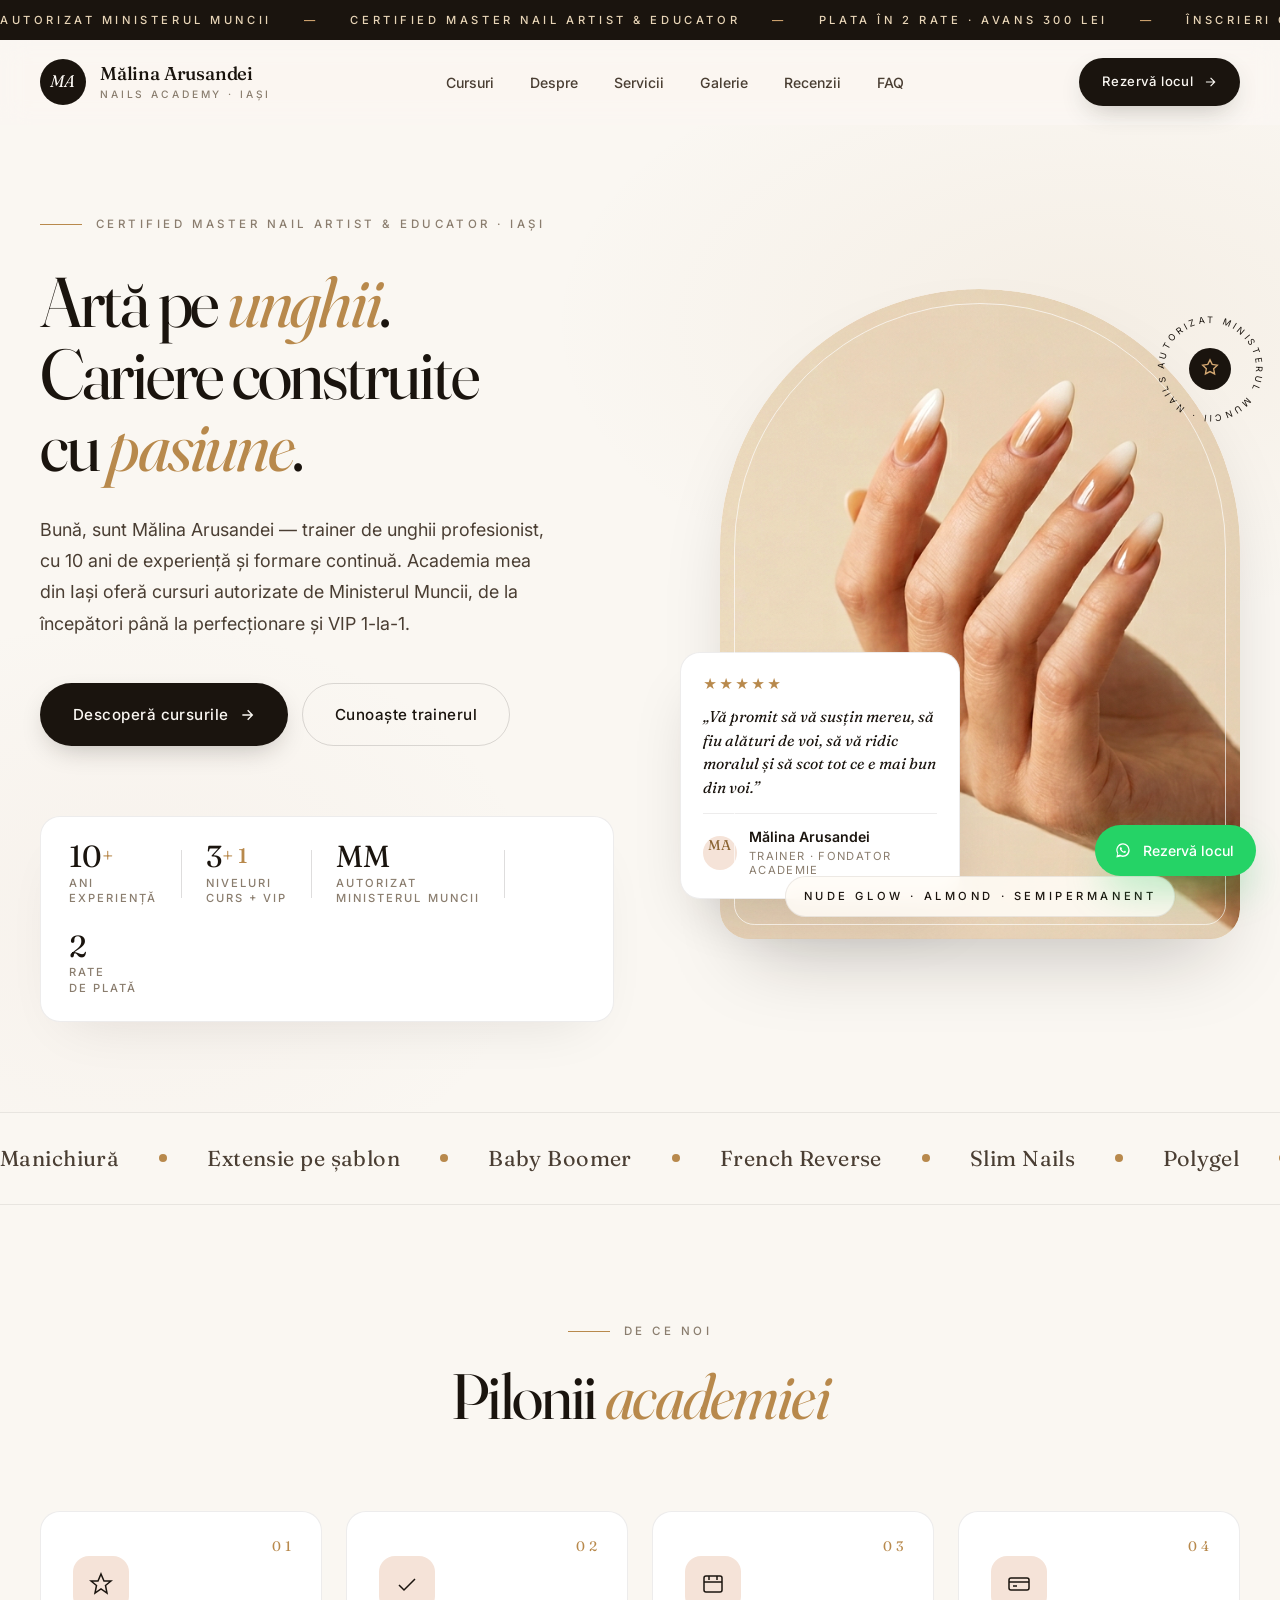
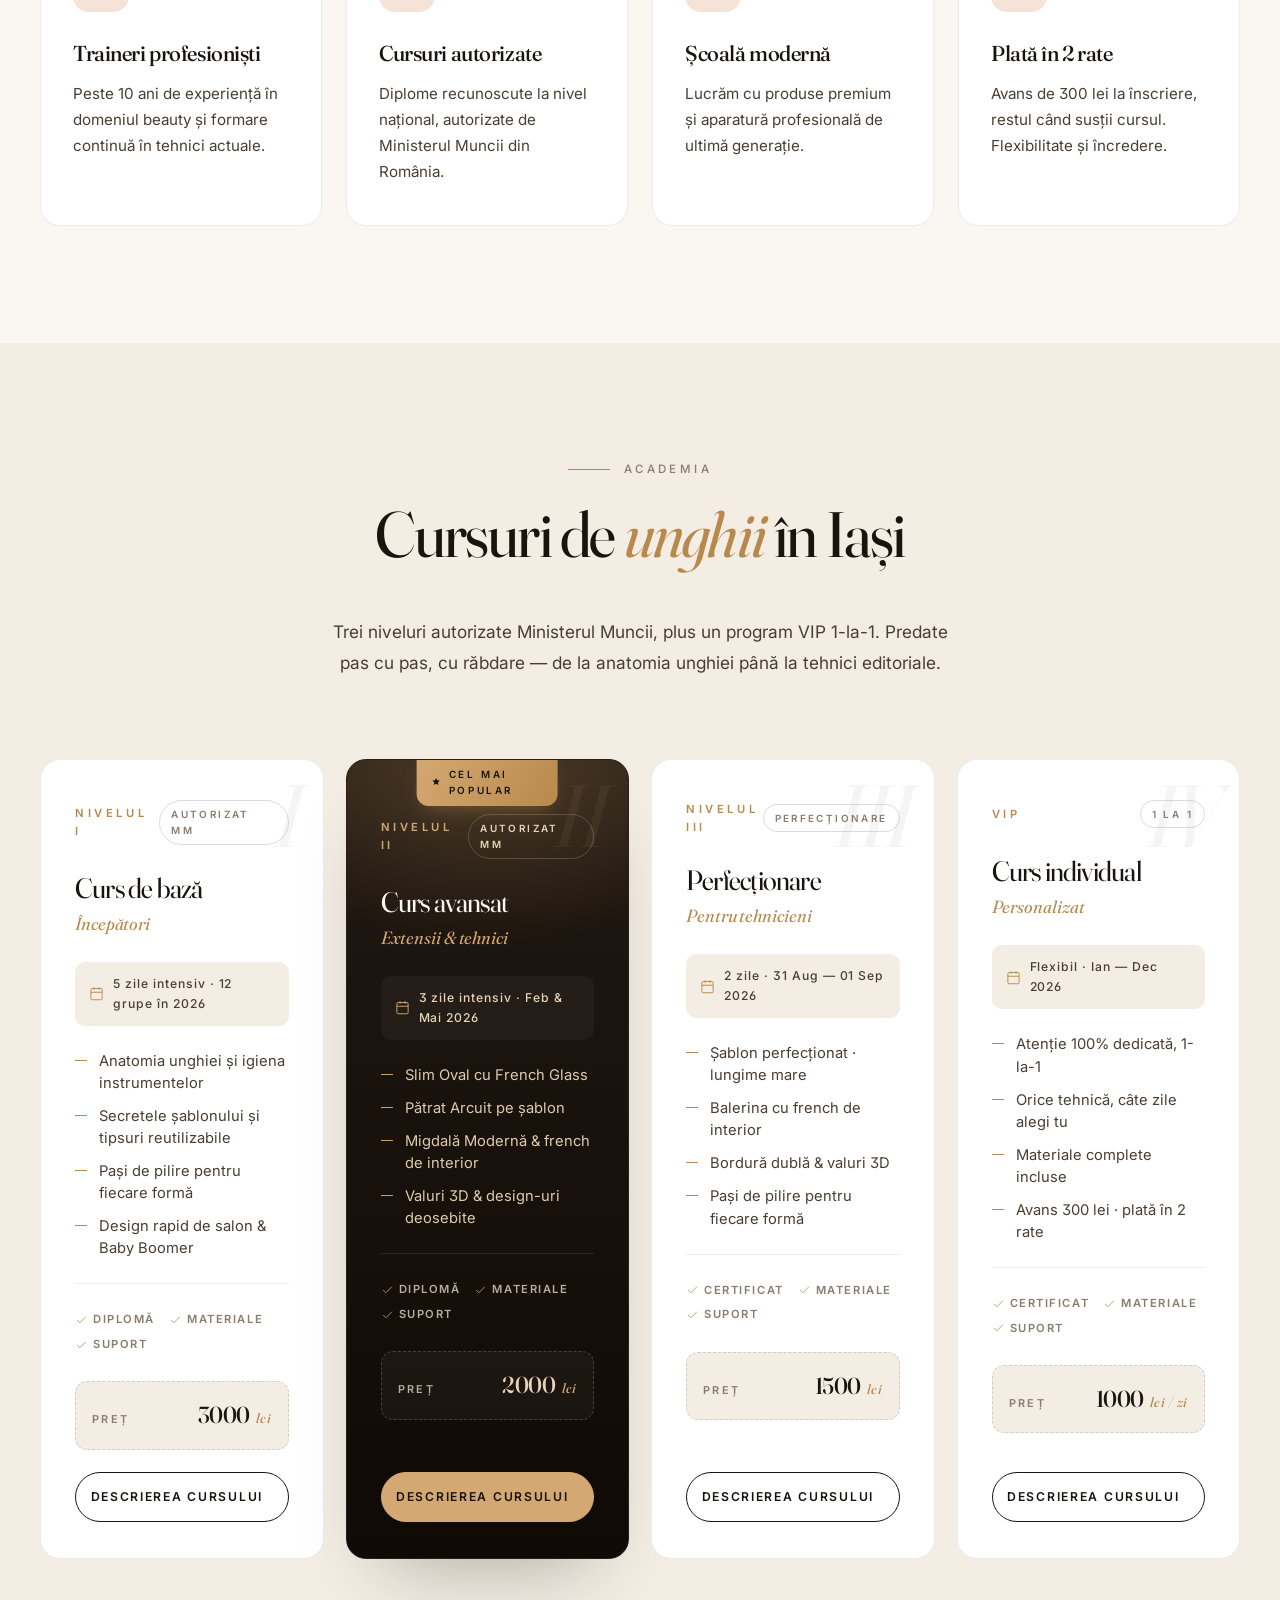
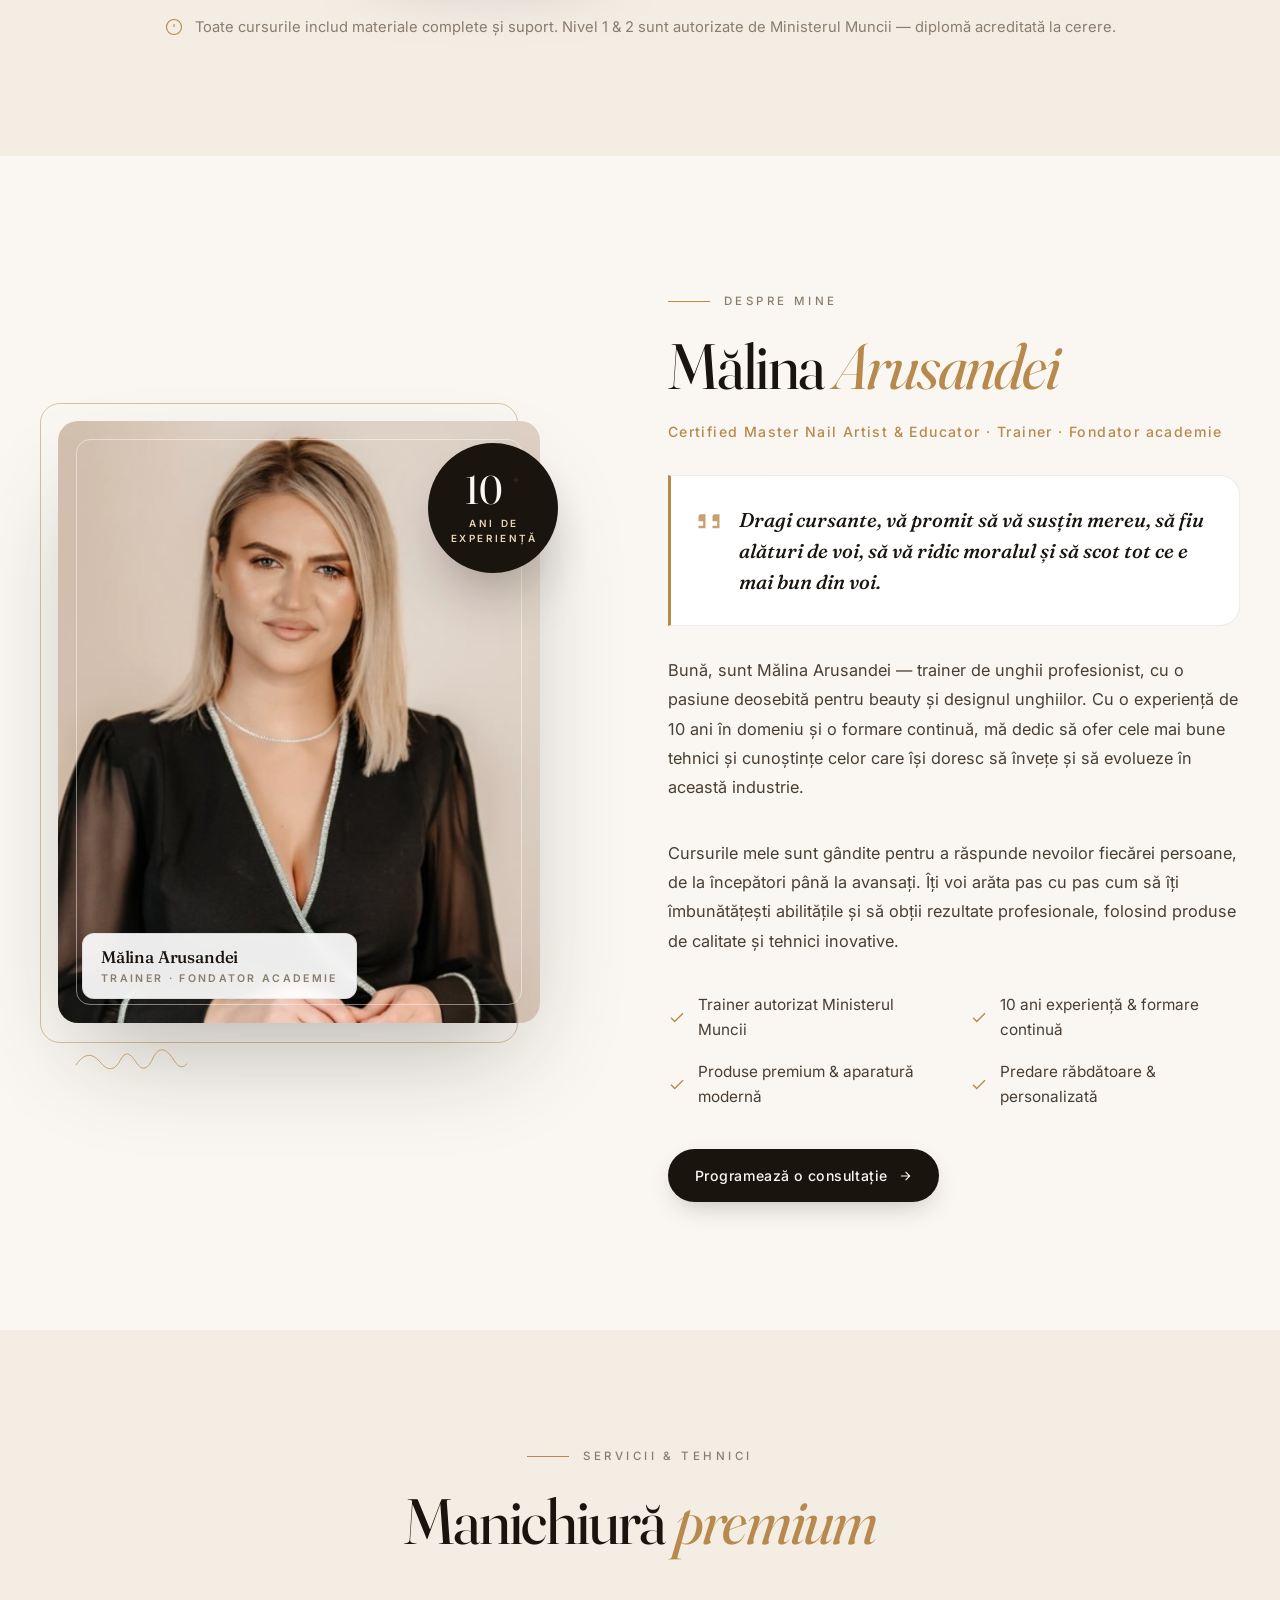
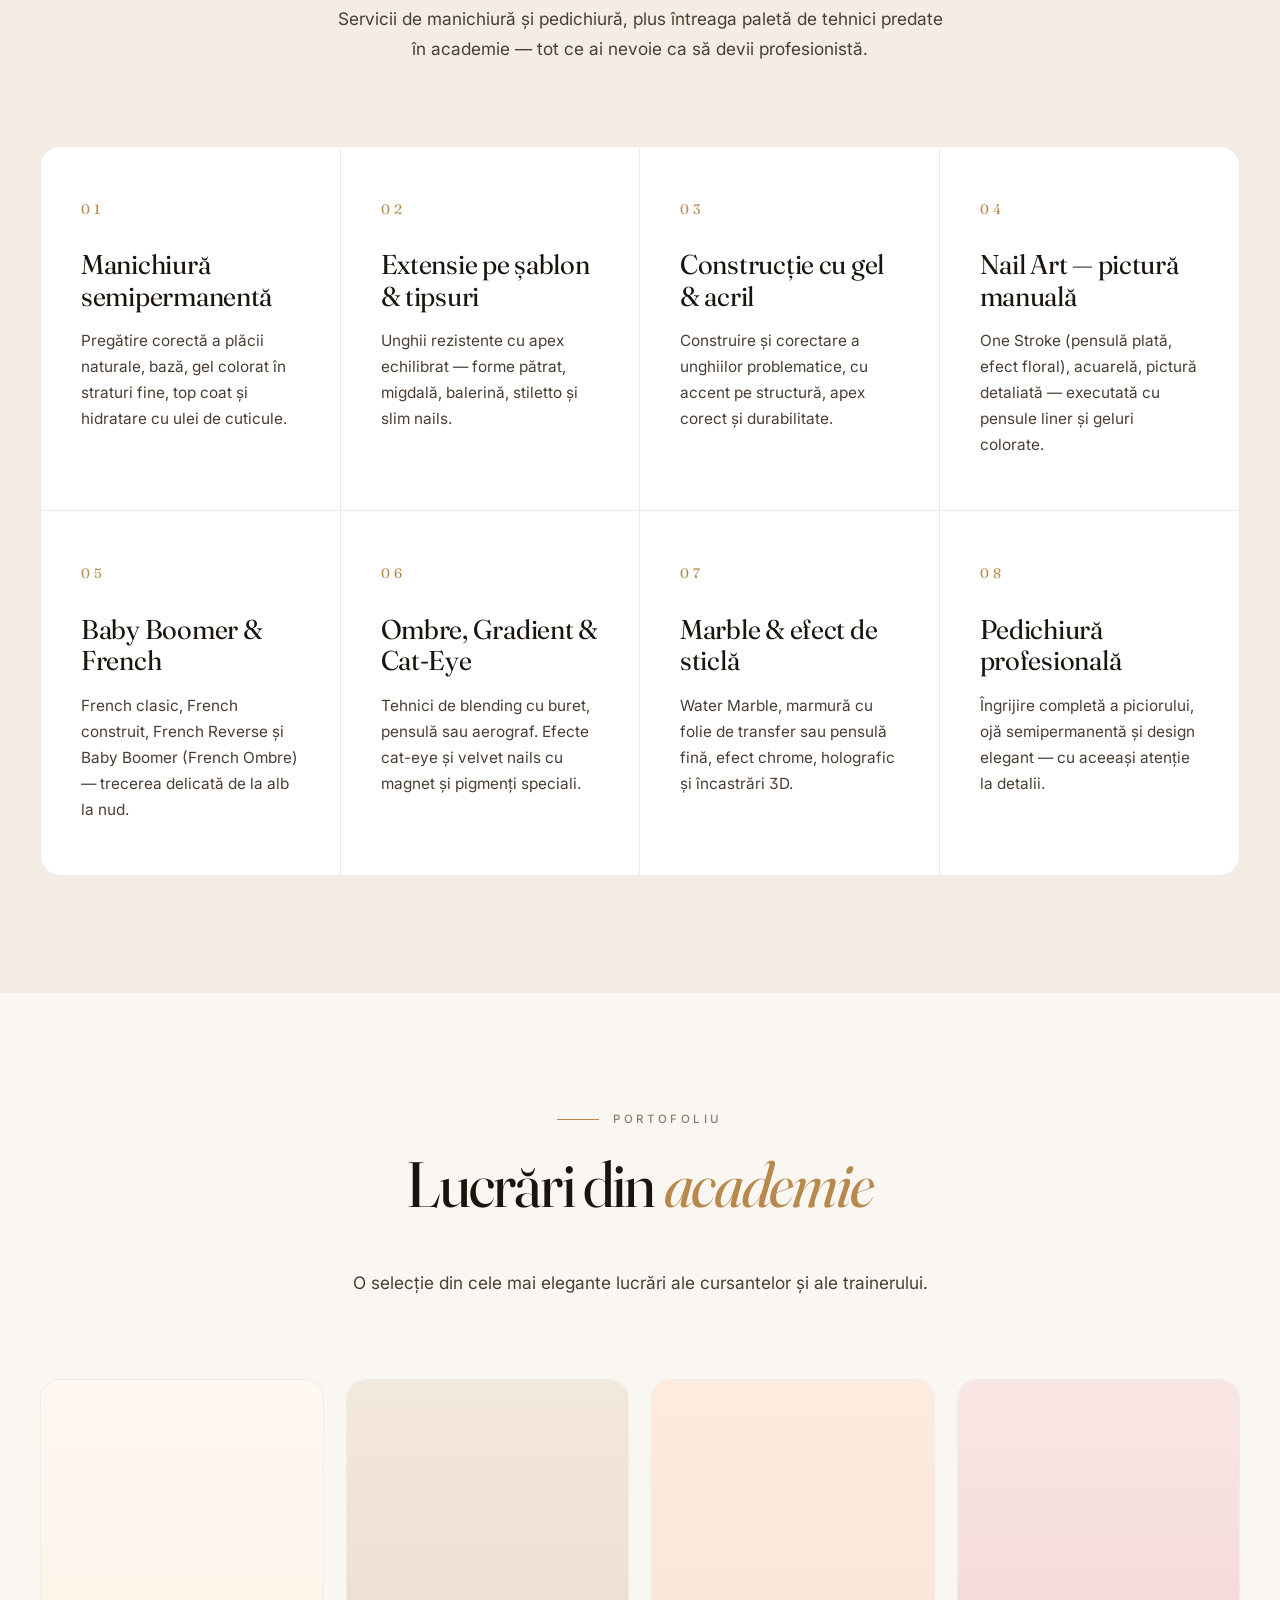
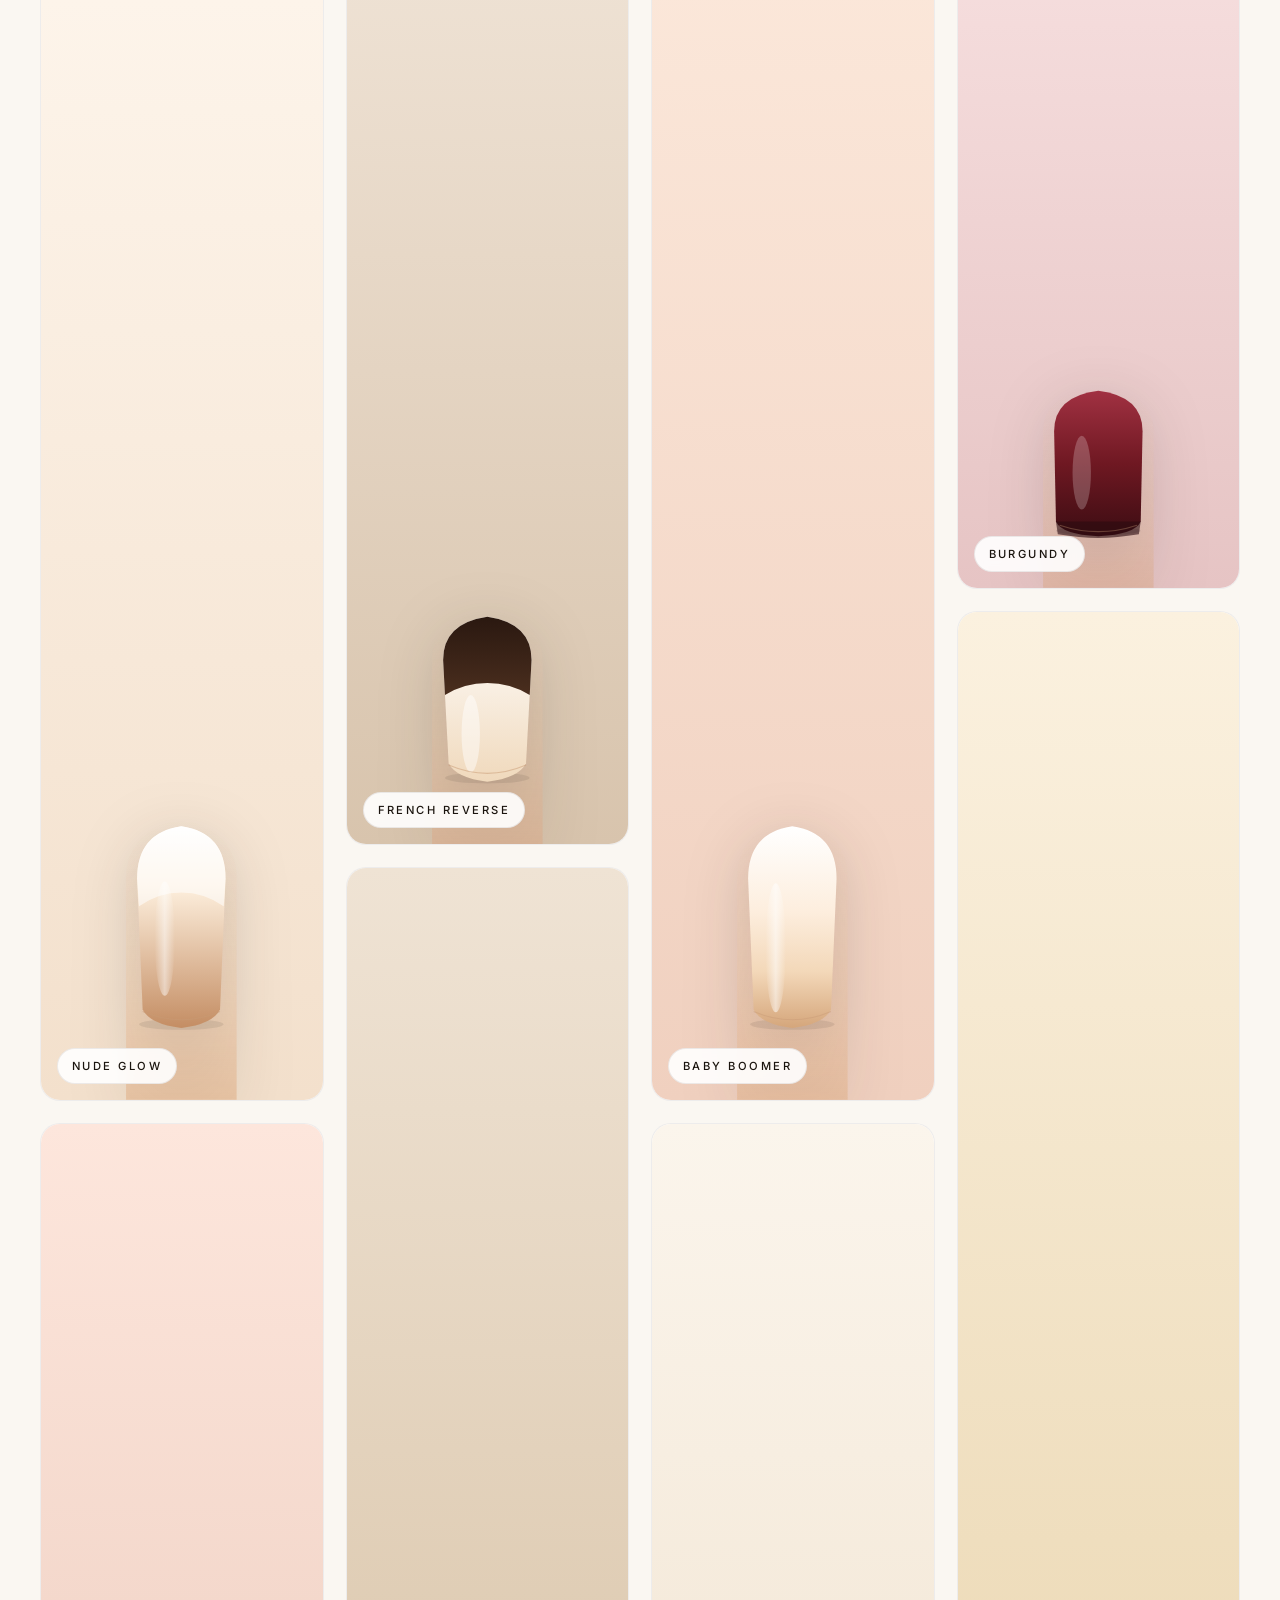
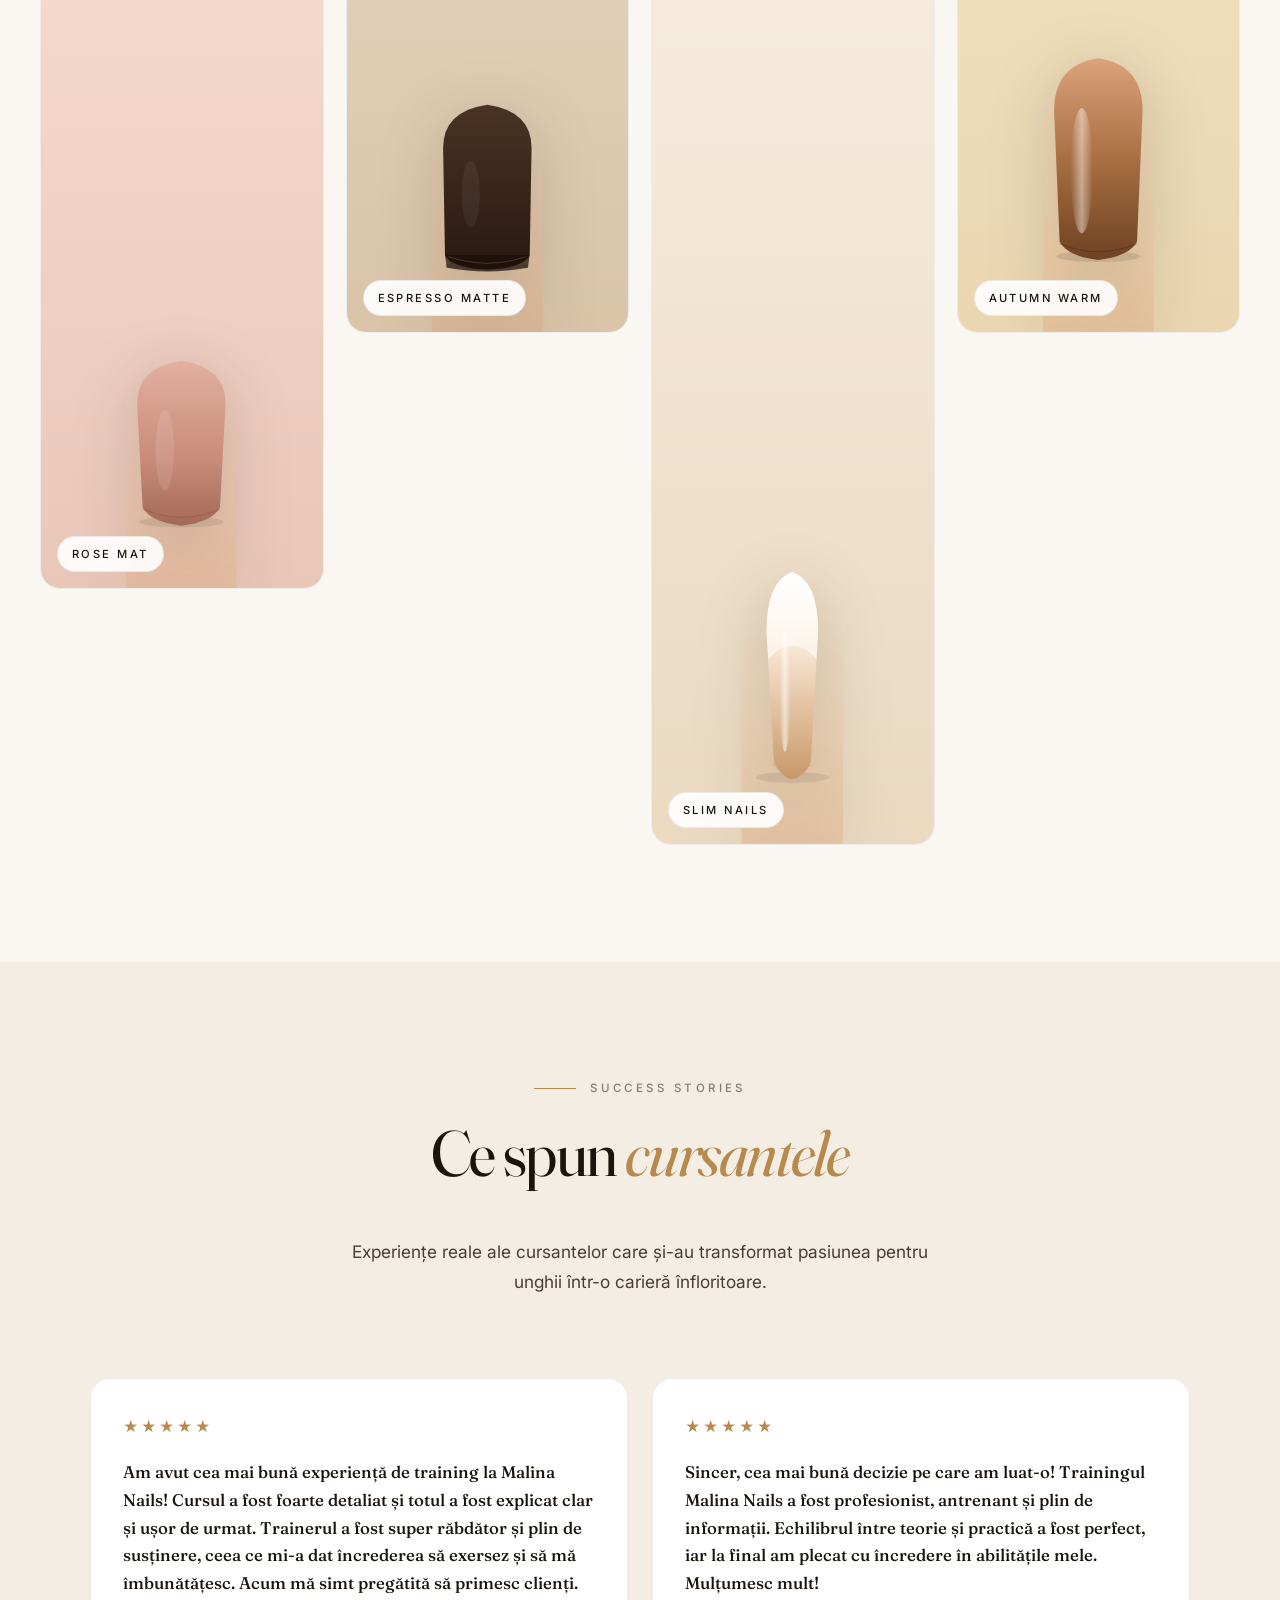
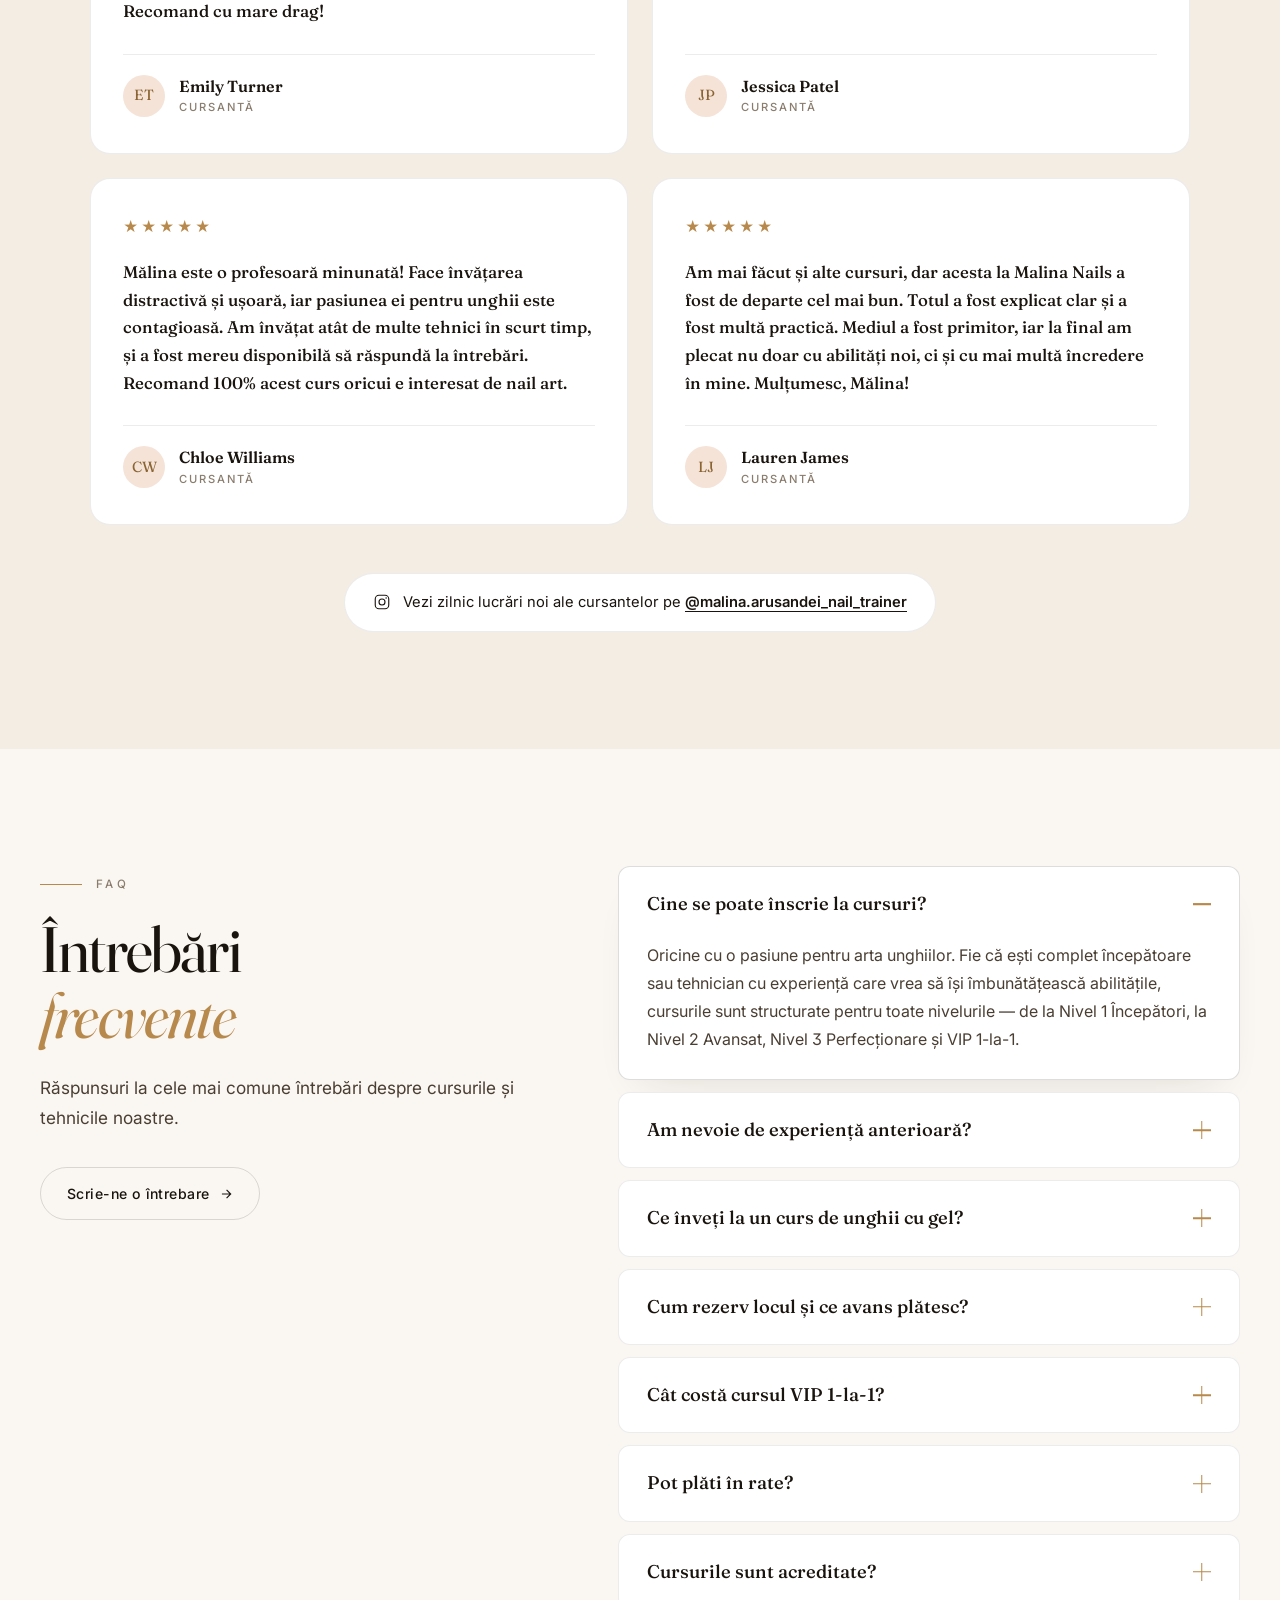
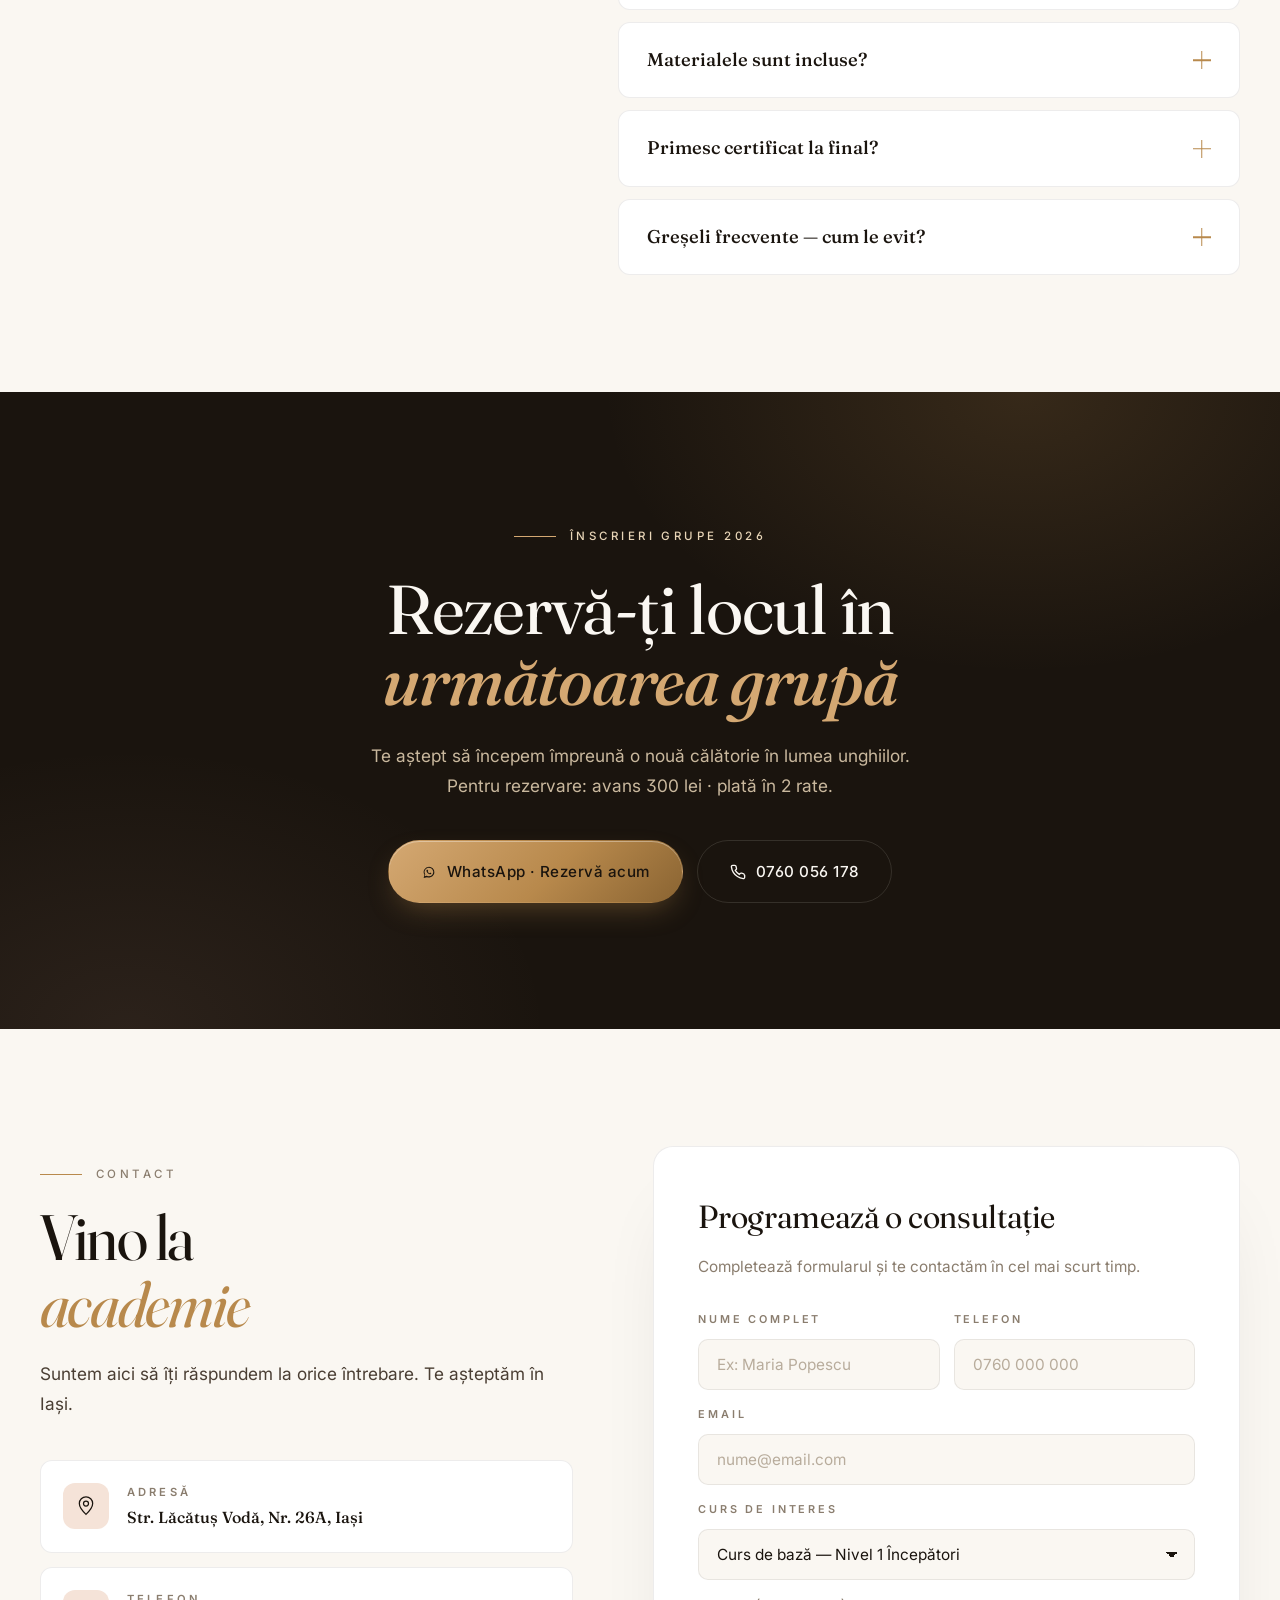
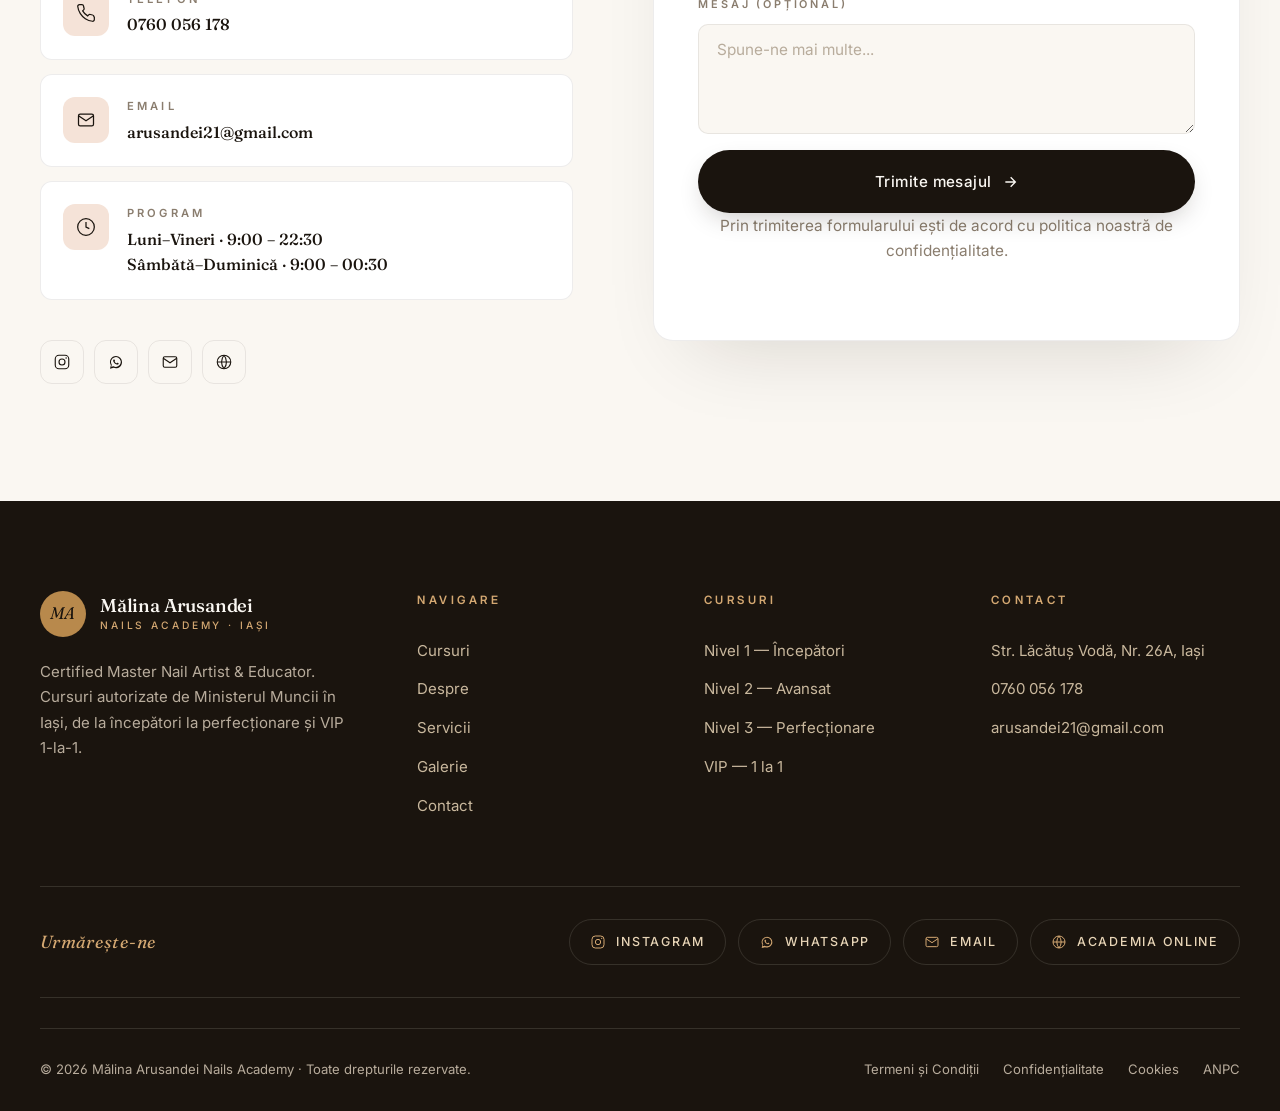
<file: index.html>
<!DOCTYPE html>
<html lang="ro">
<head>
  <meta charset="UTF-8" />
  <meta name="viewport" content="width=device-width, initial-scale=1.0" />
  <title>Mălina Arusandei Nails Academy — Cursuri Unghii Iași · Certified Master Nail Artist</title>
  <meta name="description" content="Academie de unghii în Iași condusă de Mălina Arusandei, Certified Master Nail Artist & Educator. Cursuri autorizate Ministerul Muncii: Nivel 1 Începători, Nivel 2 Avansat, Nivel 3 Perfecționare și VIP 1-la-1 (1000 lei/zi). Plata în 2 rate." />
  <meta name="theme-color" content="#faf7f2" />

  <link rel="icon" type="image/svg+xml" href="assets/favicon.svg" />
  <link rel="preconnect" href="https://fonts.googleapis.com" />
  <link rel="preconnect" href="https://fonts.gstatic.com" crossorigin />
  <link href="https://fonts.googleapis.com/css2?family=Fraunces:ital,opsz,wght@0,9..144,300..700;1,9..144,300..700&family=Inter:wght@300;400;500;600;700&display=swap" rel="stylesheet" />
  <link rel="stylesheet" href="styles.css" />
</head>
<body>

  <!-- Announcement bar -->
  <div class="announcement" aria-label="Anunțuri">
    <div class="announcement__track">
      <span>Autorizat Ministerul Muncii</span><span class="dot">—</span>
      <span>Certified Master Nail Artist &amp; Educator</span><span class="dot">—</span>
      <span>Plata în 2 rate · Avans 300 lei</span><span class="dot">—</span>
      <span>Înscrieri grupe 2026 deschise</span><span class="dot">—</span>
      <span>Autorizat Ministerul Muncii</span><span class="dot">—</span>
      <span>Certified Master Nail Artist &amp; Educator</span><span class="dot">—</span>
      <span>Plata în 2 rate · Avans 300 lei</span><span class="dot">—</span>
      <span>Înscrieri grupe 2026 deschise</span><span class="dot">—</span>
    </div>
  </div>

  <!-- Navigation -->
  <header class="nav" id="nav">
    <div class="container nav__inner">
      <a href="#home" class="nav__brand" aria-label="Acasă">
        <span class="brand__mark">MA</span>
        <span class="brand__text">
          <span class="brand__title">Mălina Arusandei</span>
          <span class="brand__subtitle">Nails Academy · Iași</span>
        </span>
      </a>

      <nav class="nav__links" aria-label="Meniu principal">
        <a href="#cursuri">Cursuri</a>
        <a href="#despre">Despre</a>
        <a href="#servicii">Servicii</a>
        <a href="#galerie">Galerie</a>
        <a href="#testimoniale">Recenzii</a>
        <a href="#faq">FAQ</a>
      </nav>

      <a href="#contact" class="btn btn--dark nav__cta">
        <span>Rezervă locul</span>
        <svg width="14" height="14" viewBox="0 0 24 24" fill="none" stroke="currentColor" stroke-width="2"><path d="M5 12h14M13 5l7 7-7 7"/></svg>
      </a>

      <button class="nav__toggle" aria-label="Deschide meniu" aria-expanded="false">
        <span></span><span></span><span></span>
      </button>
    </div>

    <div class="nav__mobile" aria-hidden="true">
      <a href="#cursuri">Cursuri</a>
      <a href="#despre">Despre</a>
      <a href="#servicii">Servicii</a>
      <a href="#galerie">Galerie</a>
      <a href="#testimoniale">Recenzii</a>
      <a href="#faq">FAQ</a>
      <a href="#contact" class="btn btn--dark">Rezervă locul</a>
    </div>
  </header>

  <!-- HERO -->
  <section class="hero" id="home">
    <div class="container">
      <div class="hero__grid">
        <div class="hero__content">
          <div class="eyebrow reveal">
            <span class="eyebrow__line"></span>
            <span>Certified Master Nail Artist &amp; Educator · Iași</span>
          </div>

          <h1 class="hero__title reveal">
            Artă pe <em>unghii</em>.<br/>
            Cariere construite<br/>
            cu <em>pasiune</em>.
          </h1>

          <p class="hero__lede reveal">
            Bună, sunt Mălina Arusandei — trainer de unghii profesionist, cu 10 ani de experiență și formare
            continuă. Academia mea din Iași oferă cursuri autorizate de Ministerul Muncii, de la începători
            până la perfecționare și VIP 1-la-1.
          </p>

          <div class="hero__cta reveal">
            <a href="#cursuri" class="btn btn--dark btn--lg">
              <span>Descoperă cursurile</span>
              <svg width="16" height="16" viewBox="0 0 24 24" fill="none" stroke="currentColor" stroke-width="2"><path d="M5 12h14M13 5l7 7-7 7"/></svg>
            </a>
            <a href="#despre" class="btn btn--ghost btn--lg">
              <span>Cunoaște trainerul</span>
            </a>
          </div>

          <div class="hero__trust reveal">
            <div class="trust__item">
              <strong>10<span class="plus">+</span></strong>
              <span>ani<br/>experiență</span>
            </div>
            <div class="trust__divider"></div>
            <div class="trust__item">
              <strong>3<span class="plus">+1</span></strong>
              <span>niveluri<br/>curs + VIP</span>
            </div>
            <div class="trust__divider"></div>
            <div class="trust__item">
              <strong>MM</strong>
              <span>autorizat<br/>Ministerul Muncii</span>
            </div>
            <div class="trust__divider"></div>
            <div class="trust__item">
              <strong>2</strong>
              <span>rate<br/>de plată</span>
            </div>
          </div>
        </div>

        <div class="hero__visual reveal reveal--right">
          <div class="hero__card">
            <div class="hero__card-inner">
              <img class="hero__hand" src="assets/hero-hand.png" alt="Mână cu manichiură nude almond — cursuri unghii Iași" loading="eager" decoding="async" />
              <span class="hero__card-label">Nude Glow · Almond · Semipermanent</span>
            </div>
          </div>

          <div class="hero__review">
            <div class="hero__review-stars">★★★★★</div>
            <p>„Vă promit să vă susțin mereu, să fiu alături de voi, să vă ridic moralul și să scot tot ce e mai bun din voi.”</p>
            <footer>
              <span class="hero__review-avatar">MA</span>
              <span>
                <strong>Mălina Arusandei</strong>
                <small>Trainer · Fondator academie</small>
              </span>
            </footer>
          </div>

          <div class="hero__seal">
            <svg viewBox="0 0 120 120" aria-hidden="true">
              <defs>
                <path id="circlePath" d="M60,60 m-46,0 a46,46 0 1,1 92,0 a46,46 0 1,1 -92,0"/>
              </defs>
              <text font-size="9" letter-spacing="3" fill="currentColor">
                <textPath href="#circlePath">
                  AUTORIZAT MINISTERUL MUNCII · NAILS ACADEMY ·
                </textPath>
              </text>
            </svg>
            <div class="hero__seal-center">
              <svg viewBox="0 0 24 24" fill="none" stroke="currentColor" stroke-width="1.5"><path d="M12 2l2.4 5 5.6.8-4 4 1 5.6L12 14.8 7 17.4l1-5.6-4-4 5.6-.8z"/></svg>
            </div>
          </div>
        </div>
      </div>
    </div>
  </section>

  <!-- Marquee -->
  <div class="marquee" aria-hidden="true">
    <div class="marquee__track">
      <span>Manichiură</span><i></i>
      <span>Extensie pe șablon</span><i></i>
      <span>Baby Boomer</span><i></i>
      <span>French Reverse</span><i></i>
      <span>Slim Nails</span><i></i>
      <span>Polygel</span><i></i>
      <span>Nail Art</span><i></i>
      <span>Pedichiură</span><i></i>
      <span>Manichiură</span><i></i>
      <span>Extensie pe șablon</span><i></i>
      <span>Baby Boomer</span><i></i>
      <span>French Reverse</span><i></i>
      <span>Slim Nails</span><i></i>
      <span>Polygel</span><i></i>
      <span>Nail Art</span><i></i>
      <span>Pedichiură</span><i></i>
    </div>
  </div>

  <!-- VALUES -->
  <section class="section values">
    <div class="container">
      <div class="section__head reveal">
        <span class="eyebrow"><span class="eyebrow__line"></span><span>De ce noi</span></span>
        <h2 class="section__title">Pilonii <em>academiei</em></h2>
      </div>

      <div class="values__grid">
        <article class="value reveal">
          <span class="value__num">01</span>
          <div class="value__icon">
            <svg viewBox="0 0 24 24" fill="none" stroke="currentColor" stroke-width="1.5"><path d="M12 2l3 7h7l-5.5 4.5L18 21l-6-4-6 4 1.5-7.5L2 9h7z"/></svg>
          </div>
          <h3>Traineri profesioniști</h3>
          <p>Peste 10 ani de experiență în domeniul beauty și formare continuă în tehnici actuale.</p>
        </article>
        <article class="value reveal">
          <span class="value__num">02</span>
          <div class="value__icon">
            <svg viewBox="0 0 24 24" fill="none" stroke="currentColor" stroke-width="1.5"><path d="M20 7L9 18l-5-5"/></svg>
          </div>
          <h3>Cursuri autorizate</h3>
          <p>Diplome recunoscute la nivel național, autorizate de Ministerul Muncii din România.</p>
        </article>
        <article class="value reveal">
          <span class="value__num">03</span>
          <div class="value__icon">
            <svg viewBox="0 0 24 24" fill="none" stroke="currentColor" stroke-width="1.5"><rect x="3" y="4" width="18" height="16" rx="2"/><path d="M3 10h18M8 4v4M16 4v4"/></svg>
          </div>
          <h3>Școală modernă</h3>
          <p>Lucrăm cu produse premium și aparatură profesională de ultimă generație.</p>
        </article>
        <article class="value reveal">
          <span class="value__num">04</span>
          <div class="value__icon">
            <svg viewBox="0 0 24 24" fill="none" stroke="currentColor" stroke-width="1.5"><rect x="2" y="6" width="20" height="12" rx="2"/><path d="M2 10h20M6 14h4"/></svg>
          </div>
          <h3>Plată în 2 rate</h3>
          <p>Avans de 300 lei la înscriere, restul când susții cursul. Flexibilitate și încredere.</p>
        </article>
      </div>
    </div>
  </section>

  <!-- COURSES -->
  <section class="section courses" id="cursuri">
    <div class="container">
      <div class="section__head reveal">
        <span class="eyebrow"><span class="eyebrow__line"></span><span>Academia</span></span>
        <h2 class="section__title">Cursuri de <em>unghii</em> în Iași</h2>
        <p class="section__lede">Trei niveluri autorizate Ministerul Muncii, plus un program VIP 1-la-1. Predate pas cu pas, cu răbdare — de la anatomia unghiei până la tehnici editoriale.</p>
      </div>

      <div class="courses__grid">
        <article class="course reveal">
          <span class="course__numeral" aria-hidden="true">I</span>
          <div class="course__top">
            <span class="course__level">Nivelul I</span>
            <span class="course__badge">Autorizat MM</span>
          </div>
          <h3 class="course__title">Curs de bază</h3>
          <p class="course__sub">Începători</p>
          <div class="course__meta">
            <span><svg viewBox="0 0 24 24" fill="none" stroke="currentColor" stroke-width="1.5"><rect x="3" y="4" width="18" height="18" rx="2"/><path d="M16 2v4M8 2v4M3 10h18"/></svg>5 zile intensiv · 12 grupe în 2026</span>
          </div>
          <ul class="course__list">
            <li><span class="dash"></span>Anatomia unghiei și igiena instrumentelor</li>
            <li><span class="dash"></span>Secretele șablonului și tipsuri reutilizabile</li>
            <li><span class="dash"></span>Pași de pilire pentru fiecare formă</li>
            <li><span class="dash"></span>Design rapid de salon &amp; Baby Boomer</li>
          </ul>
          <div class="course__includes">
            <span><svg viewBox="0 0 24 24" fill="none" stroke="currentColor" stroke-width="1.5"><path d="M20 7L9 18l-5-5"/></svg>Diplomă</span>
            <span><svg viewBox="0 0 24 24" fill="none" stroke="currentColor" stroke-width="1.5"><path d="M20 7L9 18l-5-5"/></svg>Materiale</span>
            <span><svg viewBox="0 0 24 24" fill="none" stroke="currentColor" stroke-width="1.5"><path d="M20 7L9 18l-5-5"/></svg>Suport</span>
          </div>
          <div class="course__price">
            <span class="course__price-label">Preț</span>
            <span class="course__price-value">3000 <small>lei</small></span>
          </div>
          <a href="curs-nivel-1-incepatori.html" class="course__cta">
            <span>Descrierea cursului</span>
            <svg width="14" height="14" viewBox="0 0 24 24" fill="none" stroke="currentColor" stroke-width="2"><path d="M5 12h14M13 5l7 7-7 7"/></svg>
          </a>
        </article>

        <article class="course course--featured reveal">
          <div class="course__ribbon">
            <svg width="12" height="12" viewBox="0 0 24 24" fill="currentColor" aria-hidden="true"><path d="M12 2l2.4 5 5.6.8-4 4 1 5.6L12 14.8 7 17.4l1-5.6-4-4 5.6-.8z"/></svg>
            <span>Cel mai popular</span>
          </div>
          <span class="course__numeral" aria-hidden="true">II</span>
          <div class="course__top">
            <span class="course__level">Nivelul II</span>
            <span class="course__badge">Autorizat MM</span>
          </div>
          <h3 class="course__title">Curs avansat</h3>
          <p class="course__sub">Extensii &amp; tehnici</p>
          <div class="course__meta">
            <span><svg viewBox="0 0 24 24" fill="none" stroke="currentColor" stroke-width="1.5"><rect x="3" y="4" width="18" height="18" rx="2"/><path d="M16 2v4M8 2v4M3 10h18"/></svg>3 zile intensiv · Feb &amp; Mai 2026</span>
          </div>
          <ul class="course__list">
            <li><span class="dash"></span>Slim Oval cu French Glass</li>
            <li><span class="dash"></span>Pătrat Arcuit pe șablon</li>
            <li><span class="dash"></span>Migdală Modernă &amp; french de interior</li>
            <li><span class="dash"></span>Valuri 3D &amp; design-uri deosebite</li>
          </ul>
          <div class="course__includes">
            <span><svg viewBox="0 0 24 24" fill="none" stroke="currentColor" stroke-width="1.5"><path d="M20 7L9 18l-5-5"/></svg>Diplomă</span>
            <span><svg viewBox="0 0 24 24" fill="none" stroke="currentColor" stroke-width="1.5"><path d="M20 7L9 18l-5-5"/></svg>Materiale</span>
            <span><svg viewBox="0 0 24 24" fill="none" stroke="currentColor" stroke-width="1.5"><path d="M20 7L9 18l-5-5"/></svg>Suport</span>
          </div>
          <div class="course__price">
            <span class="course__price-label">Preț</span>
            <span class="course__price-value">2000 <small>lei</small></span>
          </div>
          <a href="curs-nivel-2-avansat.html" class="course__cta">
            <span>Descrierea cursului</span>
            <svg width="14" height="14" viewBox="0 0 24 24" fill="none" stroke="currentColor" stroke-width="2"><path d="M5 12h14M13 5l7 7-7 7"/></svg>
          </a>
        </article>

        <article class="course reveal">
          <span class="course__numeral" aria-hidden="true">III</span>
          <div class="course__top">
            <span class="course__level">Nivelul III</span>
            <span class="course__badge">Perfecționare</span>
          </div>
          <h3 class="course__title">Perfecționare</h3>
          <p class="course__sub">Pentru tehnicieni</p>
          <div class="course__meta">
            <span><svg viewBox="0 0 24 24" fill="none" stroke="currentColor" stroke-width="1.5"><rect x="3" y="4" width="18" height="18" rx="2"/><path d="M16 2v4M8 2v4M3 10h18"/></svg>2 zile · 31 Aug — 01 Sep 2026</span>
          </div>
          <ul class="course__list">
            <li><span class="dash"></span>Șablon perfecționat · lungime mare</li>
            <li><span class="dash"></span>Balerina cu french de interior</li>
            <li><span class="dash"></span>Bordură dublă &amp; valuri 3D</li>
            <li><span class="dash"></span>Pași de pilire pentru fiecare formă</li>
          </ul>
          <div class="course__includes">
            <span><svg viewBox="0 0 24 24" fill="none" stroke="currentColor" stroke-width="1.5"><path d="M20 7L9 18l-5-5"/></svg>Certificat</span>
            <span><svg viewBox="0 0 24 24" fill="none" stroke="currentColor" stroke-width="1.5"><path d="M20 7L9 18l-5-5"/></svg>Materiale</span>
            <span><svg viewBox="0 0 24 24" fill="none" stroke="currentColor" stroke-width="1.5"><path d="M20 7L9 18l-5-5"/></svg>Suport</span>
          </div>
          <div class="course__price">
            <span class="course__price-label">Preț</span>
            <span class="course__price-value">1500 <small>lei</small></span>
          </div>
          <a href="curs-perfectionare-nivel-3.html" class="course__cta">
            <span>Descrierea cursului</span>
            <svg width="14" height="14" viewBox="0 0 24 24" fill="none" stroke="currentColor" stroke-width="2"><path d="M5 12h14M13 5l7 7-7 7"/></svg>
          </a>
        </article>

        <article class="course reveal">
          <span class="course__numeral" aria-hidden="true">IV</span>
          <div class="course__top">
            <span class="course__level">VIP</span>
            <span class="course__badge">1 la 1</span>
          </div>
          <h3 class="course__title">Curs individual</h3>
          <p class="course__sub">Personalizat</p>
          <div class="course__meta">
            <span><svg viewBox="0 0 24 24" fill="none" stroke="currentColor" stroke-width="1.5"><rect x="3" y="4" width="18" height="18" rx="2"/><path d="M16 2v4M8 2v4M3 10h18"/></svg>Flexibil · Ian — Dec 2026</span>
          </div>
          <ul class="course__list">
            <li><span class="dash"></span>Atenție 100% dedicată, 1-la-1</li>
            <li><span class="dash"></span>Orice tehnică, câte zile alegi tu</li>
            <li><span class="dash"></span>Materiale complete incluse</li>
            <li><span class="dash"></span>Avans 300 lei · plată în 2 rate</li>
          </ul>
          <div class="course__includes">
            <span><svg viewBox="0 0 24 24" fill="none" stroke="currentColor" stroke-width="1.5"><path d="M20 7L9 18l-5-5"/></svg>Certificat</span>
            <span><svg viewBox="0 0 24 24" fill="none" stroke="currentColor" stroke-width="1.5"><path d="M20 7L9 18l-5-5"/></svg>Materiale</span>
            <span><svg viewBox="0 0 24 24" fill="none" stroke="currentColor" stroke-width="1.5"><path d="M20 7L9 18l-5-5"/></svg>Suport</span>
          </div>
          <div class="course__price">
            <span class="course__price-label">Preț</span>
            <span class="course__price-value">1000 <small>lei / zi</small></span>
          </div>
          <a href="curs-vip-individual.html" class="course__cta">
            <span>Descrierea cursului</span>
            <svg width="14" height="14" viewBox="0 0 24 24" fill="none" stroke="currentColor" stroke-width="2"><path d="M5 12h14M13 5l7 7-7 7"/></svg>
          </a>
        </article>
      </div>

      <div class="courses__note reveal">
        <svg width="18" height="18" viewBox="0 0 24 24" fill="none" stroke="currentColor" stroke-width="1.5"><circle cx="12" cy="12" r="10"/><path d="M12 8v4M12 16h.01"/></svg>
        <span>Toate cursurile includ materiale complete și suport. Nivel 1 &amp; 2 sunt autorizate de Ministerul Muncii — diplomă acreditată la cerere.</span>
      </div>
    </div>
  </section>

  <!-- ABOUT -->
  <section class="section about" id="despre">
    <div class="container">
      <div class="about__grid">
        <div class="about__visual reveal">
          <div class="about__photo">
            <img src="assets/malina.png" alt="Mălina Arusandei — Trainer Nails Academy Iași" loading="lazy" />
            <div class="about__photo-frame"></div>
            <div class="about__photo-caption">
              <span>Mălina Arusandei</span>
              <small>Trainer · Fondator academie</small>
            </div>
          </div>
          <div class="about__badge">
            <strong>10<span>+</span></strong>
            <span>ani de<br/>experiență</span>
          </div>
          <div class="about__signature" aria-hidden="true">
            <svg viewBox="0 0 200 80" xmlns="http://www.w3.org/2000/svg">
              <path d="M10 50 Q30 20 50 45 Q70 70 85 40 Q95 20 110 45 Q125 70 140 35 Q155 10 175 45 Q185 60 195 48"
                    fill="none" stroke="currentColor" stroke-width="1.5" stroke-linecap="round"/>
            </svg>
          </div>
        </div>

        <div class="about__content reveal">
          <span class="eyebrow"><span class="eyebrow__line"></span><span>Despre mine</span></span>
          <h2 class="section__title">Mălina <em>Arusandei</em></h2>
          <p class="about__role">Certified Master Nail Artist &amp; Educator · Trainer · Fondator academie</p>

          <blockquote class="about__quote">
            <svg viewBox="0 0 24 24" fill="currentColor" aria-hidden="true"><path d="M9 7H5a2 2 0 0 0-2 2v4h4v4H3v2h6V9zm12 0h-4a2 2 0 0 0-2 2v4h4v4h-4v2h6V9z"/></svg>
            <p>Dragi cursante, vă promit să vă susțin mereu, să fiu alături de voi, să vă ridic moralul și să scot tot ce e mai bun din voi.</p>
          </blockquote>

          <p class="about__text">
            Bună, sunt Mălina Arusandei — trainer de unghii profesionist, cu o pasiune deosebită pentru beauty
            și designul unghiilor. Cu o experiență de 10 ani în domeniu și o formare continuă, mă dedic să ofer
            cele mai bune tehnici și cunoștințe celor care își doresc să învețe și să evolueze în această industrie.
          </p>
          <p class="about__text">
            Cursurile mele sunt gândite pentru a răspunde nevoilor fiecărei persoane, de la începători până la
            avansați. Îți voi arăta pas cu pas cum să îți îmbunătățești abilitățile și să obții rezultate
            profesionale, folosind produse de calitate și tehnici inovative.
          </p>

          <ul class="about__features">
            <li>
              <svg viewBox="0 0 24 24" fill="none" stroke="currentColor" stroke-width="1.8"><path d="M20 7L9 18l-5-5"/></svg>
              <span>Trainer autorizat Ministerul Muncii</span>
            </li>
            <li>
              <svg viewBox="0 0 24 24" fill="none" stroke="currentColor" stroke-width="1.8"><path d="M20 7L9 18l-5-5"/></svg>
              <span>10 ani experiență &amp; formare continuă</span>
            </li>
            <li>
              <svg viewBox="0 0 24 24" fill="none" stroke="currentColor" stroke-width="1.8"><path d="M20 7L9 18l-5-5"/></svg>
              <span>Produse premium &amp; aparatură modernă</span>
            </li>
            <li>
              <svg viewBox="0 0 24 24" fill="none" stroke="currentColor" stroke-width="1.8"><path d="M20 7L9 18l-5-5"/></svg>
              <span>Predare răbdătoare &amp; personalizată</span>
            </li>
          </ul>

          <a href="#contact" class="btn btn--dark">
            <span>Programează o consultație</span>
            <svg width="14" height="14" viewBox="0 0 24 24" fill="none" stroke="currentColor" stroke-width="2"><path d="M5 12h14M13 5l7 7-7 7"/></svg>
          </a>
        </div>
      </div>
    </div>
  </section>

  <!-- SERVICES -->
  <section class="section services" id="servicii">
    <div class="container">
      <div class="section__head reveal">
        <span class="eyebrow"><span class="eyebrow__line"></span><span>Servicii &amp; Tehnici</span></span>
        <h2 class="section__title">Manichiură <em>premium</em></h2>
        <p class="section__lede">Servicii de manichiură și pedichiură, plus întreaga paletă de tehnici predate în academie — tot ce ai nevoie ca să devii profesionistă.</p>
      </div>

      <div class="services__grid">
        <article class="service reveal">
          <span class="service__num">01</span>
          <h3>Manichiură semipermanentă</h3>
          <p>Pregătire corectă a plăcii naturale, bază, gel colorat în straturi fine, top coat și hidratare cu ulei de cuticule.</p>
        </article>
        <article class="service reveal">
          <span class="service__num">02</span>
          <h3>Extensie pe șablon &amp; tipsuri</h3>
          <p>Unghii rezistente cu apex echilibrat — forme pătrat, migdală, balerină, stiletto și slim nails.</p>
        </article>
        <article class="service reveal">
          <span class="service__num">03</span>
          <h3>Construcție cu gel &amp; acril</h3>
          <p>Construire și corectare a unghiilor problematice, cu accent pe structură, apex corect și durabilitate.</p>
        </article>
        <article class="service reveal">
          <span class="service__num">04</span>
          <h3>Nail Art — pictură manuală</h3>
          <p>One Stroke (pensulă plată, efect floral), acuarelă, pictură detaliată — executată cu pensule liner și geluri colorate.</p>
        </article>
        <article class="service reveal">
          <span class="service__num">05</span>
          <h3>Baby Boomer &amp; French</h3>
          <p>French clasic, French construit, French Reverse și Baby Boomer (French Ombre) — trecerea delicată de la alb la nud.</p>
        </article>
        <article class="service reveal">
          <span class="service__num">06</span>
          <h3>Ombre, Gradient &amp; Cat-Eye</h3>
          <p>Tehnici de blending cu buret, pensulă sau aerograf. Efecte cat-eye și velvet nails cu magnet și pigmenți speciali.</p>
        </article>
        <article class="service reveal">
          <span class="service__num">07</span>
          <h3>Marble &amp; efect de sticlă</h3>
          <p>Water Marble, marmură cu folie de transfer sau pensulă fină, efect chrome, holografic și încastrări 3D.</p>
        </article>
        <article class="service reveal">
          <span class="service__num">08</span>
          <h3>Pedichiură profesională</h3>
          <p>Îngrijire completă a piciorului, ojă semipermanentă și design elegant — cu aceeași atenție la detalii.</p>
        </article>
      </div>
    </div>
  </section>

  <!-- GALLERY -->
  <section class="section gallery" id="galerie">
    <div class="container">
      <div class="section__head reveal">
        <span class="eyebrow"><span class="eyebrow__line"></span><span>Portofoliu</span></span>
        <h2 class="section__title">Lucrări din <em>academie</em></h2>
        <p class="section__lede">O selecție din cele mai elegante lucrări ale cursantelor și ale trainerului.</p>
      </div>

      <div class="gallery__grid">
        <!-- 1. NUDE GLOW -->
        <figure class="tile reveal" data-h="tall">
          <div class="tile__art tile__art--nude">
            <svg viewBox="0 0 220 340" aria-hidden="true" preserveAspectRatio="xMidYMax meet">
              <defs>
                <linearGradient id="g1-finger" x1="0" y1="0" x2="0" y2="1"><stop offset="0" stop-color="#f5d5b8" stop-opacity="0"/><stop offset="1" stop-color="#e0b088" stop-opacity=".6"/></linearGradient>
                <linearGradient id="g1-nail" x1="0" y1="0" x2="0" y2="1"><stop offset="0" stop-color="#fff"/><stop offset=".3" stop-color="#fdefdd"/><stop offset="1" stop-color="#c48d63"/></linearGradient>
                <linearGradient id="g1-shine" x1="0" y1="0" x2="1" y2="0"><stop offset="0" stop-color="#fff" stop-opacity="0"/><stop offset=".5" stop-color="#fff" stop-opacity=".5"/><stop offset="1" stop-color="#fff" stop-opacity="0"/></linearGradient>
              </defs>
              <path d="M50 340 L50 100 Q50 48 110 35 Q170 48 170 100 L170 340 Z" fill="url(#g1-finger)"/>
              <ellipse cx="110" cy="258" rx="46" ry="6" fill="#000" opacity=".08"/>
              <path d="M62 100 Q62 50 110 43 Q158 50 158 100 L152 242 Q144 258 110 262 Q76 258 68 242 Z" fill="url(#g1-nail)"/>
              <path d="M62 100 Q62 50 110 43 Q158 50 158 100 L156 130 Q135 115 110 115 Q85 115 64 130 Z" fill="#fff" opacity=".55"/>
              <ellipse cx="92" cy="165" rx="11" ry="62" fill="url(#g1-shine)"/>
              <path d="M68 244 Q110 262 152 244" stroke="#c89a75" stroke-width="1.2" fill="none" opacity=".5"/>
            </svg>
          </div>
          <figcaption>Nude Glow</figcaption>
        </figure>

        <!-- 2. FRENCH REVERSE -->
        <figure class="tile reveal" data-h="med">
          <div class="tile__art tile__art--dark">
            <svg viewBox="0 0 220 280" aria-hidden="true" preserveAspectRatio="xMidYMax meet">
              <defs>
                <linearGradient id="g2-finger" x1="0" y1="0" x2="0" y2="1"><stop offset="0" stop-color="#f5d5b8" stop-opacity="0"/><stop offset="1" stop-color="#d9a887" stop-opacity=".55"/></linearGradient>
                <linearGradient id="g2-base" x1="0" y1="0" x2="0" y2="1"><stop offset="0" stop-color="#2a1810"/><stop offset="1" stop-color="#4a2e1e"/></linearGradient>
                <linearGradient id="g2-tip" x1="0" y1="0" x2="0" y2="1"><stop offset="0" stop-color="#fff"/><stop offset="1" stop-color="#f0d9bc"/></linearGradient>
              </defs>
              <path d="M50 280 L50 80 Q50 36 110 25 Q170 36 170 80 L170 280 Z" fill="url(#g2-finger)"/>
              <ellipse cx="110" cy="208" rx="46" ry="6" fill="#000" opacity=".08"/>
              <!-- nail tip (cream) -->
              <path d="M62 80 Q62 40 110 33 Q158 40 158 80 L152 192 Q144 208 110 212 Q76 208 68 192 Z" fill="url(#g2-tip)"/>
              <!-- reverse french: dark band at cuticle -->
              <path d="M62 80 Q62 40 110 33 Q158 40 158 80 L156 118 Q135 105 110 105 Q85 105 64 118 Z" fill="url(#g2-base)"/>
              <!-- shine on tip -->
              <ellipse cx="92" cy="160" rx="10" ry="42" fill="#fff" opacity=".45"/>
              <path d="M68 194 Q110 212 152 194" stroke="#c89a75" stroke-width="1.2" fill="none" opacity=".5"/>
            </svg>
          </div>
          <figcaption>French Reverse</figcaption>
        </figure>

        <!-- 3. BABY BOOMER -->
        <figure class="tile reveal" data-h="tall">
          <div class="tile__art tile__art--blush">
            <svg viewBox="0 0 220 340" aria-hidden="true" preserveAspectRatio="xMidYMax meet">
              <defs>
                <linearGradient id="g3-finger" x1="0" y1="0" x2="0" y2="1"><stop offset="0" stop-color="#f5d5b8" stop-opacity="0"/><stop offset="1" stop-color="#e0b088" stop-opacity=".55"/></linearGradient>
                <linearGradient id="g3-nail" x1="0" y1="0" x2="0" y2="1"><stop offset="0" stop-color="#fff"/><stop offset=".42" stop-color="#fdeede"/><stop offset=".72" stop-color="#f3d8b9"/><stop offset="1" stop-color="#d5a67b"/></linearGradient>
                <linearGradient id="g3-shine" x1="0" y1="0" x2="1" y2="0"><stop offset="0" stop-color="#fff" stop-opacity="0"/><stop offset=".5" stop-color="#fff" stop-opacity=".55"/><stop offset="1" stop-color="#fff" stop-opacity="0"/></linearGradient>
              </defs>
              <path d="M50 340 L50 100 Q50 48 110 35 Q170 48 170 100 L170 340 Z" fill="url(#g3-finger)"/>
              <ellipse cx="110" cy="258" rx="46" ry="6" fill="#000" opacity=".08"/>
              <path d="M62 100 Q62 50 110 43 Q158 50 158 100 L152 242 Q144 258 110 262 Q76 258 68 242 Z" fill="url(#g3-nail)"/>
              <ellipse cx="92" cy="175" rx="11" ry="70" fill="url(#g3-shine)"/>
              <path d="M68 244 Q110 262 152 244" stroke="#c89a75" stroke-width="1.2" fill="none" opacity=".45"/>
            </svg>
          </div>
          <figcaption>Baby Boomer</figcaption>
        </figure>

        <!-- 4. BURGUNDY -->
        <figure class="tile reveal" data-h="short">
          <div class="tile__art tile__art--rouge">
            <svg viewBox="0 0 220 240" aria-hidden="true" preserveAspectRatio="xMidYMax meet">
              <defs>
                <linearGradient id="g4-finger" x1="0" y1="0" x2="0" y2="1"><stop offset="0" stop-color="#f5d5b8" stop-opacity="0"/><stop offset="1" stop-color="#d9a887" stop-opacity=".5"/></linearGradient>
                <linearGradient id="g4-nail" x1="0" y1="0" x2="0" y2="1"><stop offset="0" stop-color="#a13142"/><stop offset=".5" stop-color="#6f1822"/><stop offset="1" stop-color="#3d0d13"/></linearGradient>
              </defs>
              <path d="M50 240 L50 70 Q50 30 110 20 Q170 30 170 70 L170 240 Z" fill="url(#g4-finger)"/>
              <ellipse cx="110" cy="178" rx="46" ry="5" fill="#000" opacity=".1"/>
              <!-- square shape -->
              <path d="M62 70 Q62 32 110 26 Q158 32 158 70 L156 168 Q150 182 110 184 Q70 182 64 168 Z" fill="url(#g4-nail)"/>
              <!-- square tip (straight) -->
              <path d="M64 168 L156 168 L154 182 Q130 186 110 186 Q90 186 66 182 Z" fill="#2a0a10" opacity=".6"/>
              <ellipse cx="92" cy="115" rx="10" ry="40" fill="#fff" opacity=".22"/>
              <path d="M68 172 Q110 186 152 172" stroke="#c89a75" stroke-width="1.2" fill="none" opacity=".35"/>
            </svg>
          </div>
          <figcaption>Burgundy</figcaption>
        </figure>

        <!-- 5. AUTUMN WARM -->
        <figure class="tile reveal" data-h="tall">
          <div class="tile__art tile__art--champagne">
            <svg viewBox="0 0 220 340" aria-hidden="true" preserveAspectRatio="xMidYMax meet">
              <defs>
                <linearGradient id="g5-finger" x1="0" y1="0" x2="0" y2="1"><stop offset="0" stop-color="#f5d5b8" stop-opacity="0"/><stop offset="1" stop-color="#e0b088" stop-opacity=".5"/></linearGradient>
                <linearGradient id="g5-nail" x1="0" y1="0" x2="0" y2="1"><stop offset="0" stop-color="#dca37c"/><stop offset=".5" stop-color="#a86f43"/><stop offset="1" stop-color="#6e4221"/></linearGradient>
                <linearGradient id="g5-shine" x1="0" y1="0" x2="1" y2="0"><stop offset="0" stop-color="#fff" stop-opacity="0"/><stop offset=".5" stop-color="#fff" stop-opacity=".45"/><stop offset="1" stop-color="#fff" stop-opacity="0"/></linearGradient>
              </defs>
              <path d="M50 340 L50 100 Q50 48 110 35 Q170 48 170 100 L170 340 Z" fill="url(#g5-finger)"/>
              <ellipse cx="110" cy="258" rx="46" ry="6" fill="#000" opacity=".1"/>
              <path d="M62 100 Q62 50 110 43 Q158 50 158 100 L152 242 Q144 258 110 262 Q76 258 68 242 Z" fill="url(#g5-nail)"/>
              <ellipse cx="92" cy="165" rx="12" ry="68" fill="url(#g5-shine)"/>
              <path d="M68 244 Q110 262 152 244" stroke="#2a1810" stroke-width="1.2" fill="none" opacity=".3"/>
            </svg>
          </div>
          <figcaption>Autumn Warm</figcaption>
        </figure>

        <!-- 6. ESPRESSO MATTE -->
        <figure class="tile reveal" data-h="med">
          <div class="tile__art tile__art--espresso">
            <svg viewBox="0 0 220 280" aria-hidden="true" preserveAspectRatio="xMidYMax meet">
              <defs>
                <linearGradient id="g6-finger" x1="0" y1="0" x2="0" y2="1"><stop offset="0" stop-color="#f5d5b8" stop-opacity="0"/><stop offset="1" stop-color="#d9a887" stop-opacity=".5"/></linearGradient>
                <linearGradient id="g6-nail" x1="0" y1="0" x2="0" y2="1"><stop offset="0" stop-color="#4a3324"/><stop offset="1" stop-color="#2a1810"/></linearGradient>
              </defs>
              <path d="M50 280 L50 80 Q50 36 110 25 Q170 36 170 80 L170 280 Z" fill="url(#g6-finger)"/>
              <ellipse cx="110" cy="208" rx="46" ry="6" fill="#000" opacity=".1"/>
              <!-- square -->
              <path d="M62 80 Q62 40 110 33 Q158 40 158 80 L156 196 Q150 210 110 212 Q70 210 64 196 Z" fill="url(#g6-nail)"/>
              <path d="M64 196 L156 196 L154 210 Q130 214 110 214 Q90 214 66 210 Z" fill="#1a0f08" opacity=".7"/>
              <!-- subtle matte sheen -->
              <ellipse cx="92" cy="130" rx="10" ry="36" fill="#fff" opacity=".05"/>
              <path d="M68 198 Q110 212 152 198" stroke="#c89a75" stroke-width="1.2" fill="none" opacity=".25"/>
            </svg>
          </div>
          <figcaption>Espresso Matte</figcaption>
        </figure>

        <!-- 7. ROSE MAT -->
        <figure class="tile reveal" data-h="med">
          <div class="tile__art tile__art--rose">
            <svg viewBox="0 0 220 280" aria-hidden="true" preserveAspectRatio="xMidYMax meet">
              <defs>
                <linearGradient id="g7-finger" x1="0" y1="0" x2="0" y2="1"><stop offset="0" stop-color="#f5d5b8" stop-opacity="0"/><stop offset="1" stop-color="#e0b088" stop-opacity=".5"/></linearGradient>
                <linearGradient id="g7-nail" x1="0" y1="0" x2="0" y2="1"><stop offset="0" stop-color="#e3b0a0"/><stop offset=".6" stop-color="#c98b7a"/><stop offset="1" stop-color="#a36957"/></linearGradient>
              </defs>
              <path d="M50 280 L50 80 Q50 36 110 25 Q170 36 170 80 L170 280 Z" fill="url(#g7-finger)"/>
              <ellipse cx="110" cy="208" rx="46" ry="6" fill="#000" opacity=".08"/>
              <path d="M62 80 Q62 40 110 33 Q158 40 158 80 L152 192 Q144 208 110 212 Q76 208 68 192 Z" fill="url(#g7-nail)"/>
              <!-- matte = low shine -->
              <ellipse cx="92" cy="130" rx="10" ry="44" fill="#fff" opacity=".1"/>
              <path d="M68 194 Q110 212 152 194" stroke="#8a4535" stroke-width="1.2" fill="none" opacity=".35"/>
            </svg>
          </div>
          <figcaption>Rose Mat</figcaption>
        </figure>

        <!-- 8. SLIM NAILS -->
        <figure class="tile reveal" data-h="tall">
          <div class="tile__art tile__art--slim">
            <svg viewBox="0 0 220 340" aria-hidden="true" preserveAspectRatio="xMidYMax meet">
              <defs>
                <linearGradient id="g8-finger" x1="0" y1="0" x2="0" y2="1"><stop offset="0" stop-color="#f5d5b8" stop-opacity="0"/><stop offset="1" stop-color="#e0b088" stop-opacity=".5"/></linearGradient>
                <linearGradient id="g8-nail" x1="0" y1="0" x2="0" y2="1"><stop offset="0" stop-color="#fff"/><stop offset=".3" stop-color="#fdeede"/><stop offset="1" stop-color="#c89967"/></linearGradient>
                <linearGradient id="g8-shine" x1="0" y1="0" x2="1" y2="0"><stop offset="0" stop-color="#fff" stop-opacity="0"/><stop offset=".5" stop-color="#fff" stop-opacity=".55"/><stop offset="1" stop-color="#fff" stop-opacity="0"/></linearGradient>
              </defs>
              <path d="M55 340 L55 110 Q55 60 110 48 Q165 60 165 110 L165 340 Z" fill="url(#g8-finger)"/>
              <ellipse cx="110" cy="268" rx="40" ry="6" fill="#000" opacity=".08"/>
              <!-- slim elongated almond -->
              <path d="M82 110 Q82 55 110 45 Q138 55 138 110 L130 252 Q122 268 110 270 Q98 268 90 252 Z" fill="url(#g8-nail)"/>
              <path d="M82 110 Q82 55 110 45 Q138 55 138 110 L136 140 Q125 125 110 125 Q95 125 84 140 Z" fill="#fff" opacity=".55"/>
              <ellipse cx="102" cy="175" rx="6" ry="65" fill="url(#g8-shine)"/>
              <path d="M88 254 Q110 268 132 254" stroke="#c89a75" stroke-width="1" fill="none" opacity=".5"/>
            </svg>
          </div>
          <figcaption>Slim Nails</figcaption>
        </figure>
      </div>
    </div>
  </section>

  <!-- TESTIMONIALS -->
  <section class="section testimonials" id="testimoniale">
    <div class="container">
      <div class="section__head reveal">
        <span class="eyebrow"><span class="eyebrow__line"></span><span>Success Stories</span></span>
        <h2 class="section__title">Ce spun <em>cursantele</em></h2>
        <p class="section__lede">Experiențe reale ale cursantelor care și-au transformat pasiunea pentru unghii într-o carieră înfloritoare.</p>
      </div>

      <div class="testimonials__grid">
        <blockquote class="testimonial reveal">
          <div class="testimonial__stars">★★★★★</div>
          <p>Am avut cea mai bună experiență de training la Malina Nails! Cursul a fost foarte detaliat și totul a fost explicat clar și ușor de urmat. Trainerul a fost super răbdător și plin de susținere, ceea ce mi-a dat încrederea să exersez și să mă îmbunătățesc. Acum mă simt pregătită să primesc clienți. Recomand cu mare drag!</p>
          <footer>
            <span class="avatar">ET</span>
            <div>
              <strong>Emily Turner</strong>
              <small>Cursantă</small>
            </div>
          </footer>
        </blockquote>
        <blockquote class="testimonial reveal">
          <div class="testimonial__stars">★★★★★</div>
          <p>Sincer, cea mai bună decizie pe care am luat-o! Trainingul Malina Nails a fost profesionist, antrenant și plin de informații. Echilibrul între teorie și practică a fost perfect, iar la final am plecat cu încredere în abilitățile mele. Mulțumesc mult!</p>
          <footer>
            <span class="avatar">JP</span>
            <div>
              <strong>Jessica Patel</strong>
              <small>Cursantă</small>
            </div>
          </footer>
        </blockquote>
        <blockquote class="testimonial reveal">
          <div class="testimonial__stars">★★★★★</div>
          <p>Mălina este o profesoară minunată! Face învățarea distractivă și ușoară, iar pasiunea ei pentru unghii este contagioasă. Am învățat atât de multe tehnici în scurt timp, și a fost mereu disponibilă să răspundă la întrebări. Recomand 100% acest curs oricui e interesat de nail art.</p>
          <footer>
            <span class="avatar">CW</span>
            <div>
              <strong>Chloe Williams</strong>
              <small>Cursantă</small>
            </div>
          </footer>
        </blockquote>
        <blockquote class="testimonial reveal">
          <div class="testimonial__stars">★★★★★</div>
          <p>Am mai făcut și alte cursuri, dar acesta la Malina Nails a fost de departe cel mai bun. Totul a fost explicat clar și a fost multă practică. Mediul a fost primitor, iar la final am plecat nu doar cu abilități noi, ci și cu mai multă încredere în mine. Mulțumesc, Mălina!</p>
          <footer>
            <span class="avatar">LJ</span>
            <div>
              <strong>Lauren James</strong>
              <small>Cursantă</small>
            </div>
          </footer>
        </blockquote>
      </div>

      <p class="testimonials__note reveal">
        <svg width="18" height="18" viewBox="0 0 24 24" fill="none" stroke="currentColor" stroke-width="1.5" aria-hidden="true"><rect x="3" y="3" width="18" height="18" rx="5"/><circle cx="12" cy="12" r="4"/><circle cx="17.5" cy="6.5" r="1" fill="currentColor" stroke="none"/></svg>
        <span>Vezi zilnic lucrări noi ale cursantelor pe <a href="https://www.instagram.com/malina.arusandei_nail_trainer/" target="_blank" rel="noopener">@malina.arusandei_nail_trainer</a></span>
      </p>
    </div>
  </section>

  <!-- FAQ -->
  <section class="section faq" id="faq">
    <div class="container">
      <div class="faq__grid">
        <div class="faq__side reveal">
          <span class="eyebrow"><span class="eyebrow__line"></span><span>FAQ</span></span>
          <h2 class="section__title">Întrebări<br/><em>frecvente</em></h2>
          <p class="section__lede">Răspunsuri la cele mai comune întrebări despre cursurile și tehnicile noastre.</p>
          <a href="#contact" class="btn btn--ghost">
            <span>Scrie-ne o întrebare</span>
            <svg width="14" height="14" viewBox="0 0 24 24" fill="none" stroke="currentColor" stroke-width="2"><path d="M5 12h14M13 5l7 7-7 7"/></svg>
          </a>
        </div>

        <div class="faq__list reveal">
          <details class="faq__item" open>
            <summary>
              <span>Cine se poate înscrie la cursuri?</span>
              <span class="faq__icon"></span>
            </summary>
            <div class="faq__body">
              <p>Oricine cu o pasiune pentru arta unghiilor. Fie că ești complet începătoare sau tehnician cu experiență care vrea să își îmbunătățească abilitățile, cursurile sunt structurate pentru toate nivelurile — de la Nivel 1 Începători, la Nivel 2 Avansat, Nivel 3 Perfecționare și VIP 1-la-1.</p>
            </div>
          </details>

          <details class="faq__item">
            <summary>
              <span>Am nevoie de experiență anterioară?</span>
              <span class="faq__icon"></span>
            </summary>
            <div class="faq__body">
              <p>Nu. Nu este necesară experiență anterioară. Oferim atât programe prietenoase pentru începătoare (Nivel 1), cât și programe avansate pentru profesioniste care vor să se perfecționeze (Nivel 2 și 3).</p>
            </div>
          </details>

          <details class="faq__item">
            <summary>
              <span>Ce înveți la un curs de unghii cu gel?</span>
              <span class="faq__icon"></span>
            </summary>
            <div class="faq__body">
              <p>Un parcurs complet: anatomia și igiena unghiei, tehnica aplicării gelului (pregătire, bază, construcție, apex, forme), extensii cu tipsuri/șabloane, tehnici avansate (Baby Boomer, French Reverse, pictură, design) și îngrijirea / îndepărtarea corectă a gelului.</p>
            </div>
          </details>

          <details class="faq__item">
            <summary>
              <span>Cum rezerv locul și ce avans plătesc?</span>
              <span class="faq__icon"></span>
            </summary>
            <div class="faq__body">
              <p>Pentru rezervarea locului trebuie să achiți un avans de <strong>300 lei</strong>. Avansul nu este returnabil în cazul retragerii sau anulării din partea ta, însă se returnează integral dacă trainerul anulează grupa.</p>
            </div>
          </details>

          <details class="faq__item">
            <summary>
              <span>Cât costă cursul VIP 1-la-1?</span>
              <span class="faq__icon"></span>
            </summary>
            <div class="faq__body">
              <p>Prețul cursului VIP individual este de <strong>1000 lei / zi</strong>, cu posibilitate de plată în 2 rate. Tu alegi ce tehnică vrei să perfecționezi și câte zile de curs urmezi. Toate materialele necesare sunt incluse, iar la final primești un certificat de participare.</p>
            </div>
          </details>

          <details class="faq__item">
            <summary>
              <span>Pot plăti în rate?</span>
              <span class="faq__icon"></span>
            </summary>
            <div class="faq__body">
              <p>Da. Plătești doar avansul (300 lei) la înscriere, iar diferența când începi sau susții cursul. Flexibilitate completă.</p>
            </div>
          </details>

          <details class="faq__item">
            <summary>
              <span>Cursurile sunt acreditate?</span>
              <span class="faq__icon"></span>
            </summary>
            <div class="faq__body">
              <p>Da — cursurile de bază (Nivel 1 și 2) sunt <strong>autorizate de Ministerul Muncii din România</strong>. La finalizare primești diplomă recunoscută la nivel național. Sunt Certified Master Nail Artist &amp; Educator, cu acreditare aliniată la standarde internaționale.</p>
            </div>
          </details>

          <details class="faq__item">
            <summary>
              <span>Materialele sunt incluse?</span>
              <span class="faq__icon"></span>
            </summary>
            <div class="faq__body">
              <p>Da. Toate materialele necesare sunt incluse în prețul cursului. Lucrăm cu produse premium și aparatură profesională de ultimă generație — exact instrumentele cu care vei lucra apoi și cu clientele tale.</p>
            </div>
          </details>

          <details class="faq__item">
            <summary>
              <span>Primesc certificat la final?</span>
              <span class="faq__icon"></span>
            </summary>
            <div class="faq__body">
              <p>Da. La finalul fiecărui curs primești diplomă (la cele autorizate) sau certificat de participare (la VIP și perfecționare). Plus suport post-curs — rămân alături de tine și după absolvire.</p>
            </div>
          </details>

          <details class="faq__item">
            <summary>
              <span>Greșeli frecvente — cum le evit?</span>
              <span class="faq__icon"></span>
            </summary>
            <div class="faq__body">
              <p>Strat gros de bază (→ lifting), pregătire insuficientă (→ desprindere), gel pe cuticulă (→ infecții și lifting), pilire excesivă (→ unghie subțire și fragilă). La curs înveți cum să le eviți natural.</p>
            </div>
          </details>
        </div>
      </div>
    </div>
  </section>

  <!-- CTA -->
  <section class="cta">
    <div class="container">
      <div class="cta__inner reveal">
        <span class="eyebrow eyebrow--on-dark"><span class="eyebrow__line"></span><span>Înscrieri grupe 2026</span></span>
        <h2>Rezervă-ți locul în<br/><em>următoarea grupă</em></h2>
        <p>Te aștept să începem împreună o nouă călătorie în lumea unghiilor. Pentru rezervare: avans 300 lei · plată în 2 rate.</p>
        <div class="cta__buttons">
          <a href="https://wa.me/40760056178" class="btn btn--gold btn--lg" target="_blank" rel="noopener">
            <svg width="16" height="16" viewBox="0 0 24 24" fill="currentColor"><path d="M17.6 6.3A7.9 7.9 0 0 0 12 4a8 8 0 0 0-6.8 12.2L4 21l5-1.3A8 8 0 0 0 20 12a7.9 7.9 0 0 0-2.4-5.7zM12 18.5a6.5 6.5 0 0 1-3.3-.9l-.2-.1-2.9.8.8-2.8-.2-.3a6.5 6.5 0 1 1 5.8 3.3zm3.6-4.9c-.2-.1-1.2-.6-1.4-.6-.2-.1-.3-.1-.4.1l-.6.7c-.1.1-.2.1-.4 0a5.3 5.3 0 0 1-2.6-2.3c-.2-.3.2-.3.5-1 .1-.1 0-.2 0-.3l-.6-1.3c-.1-.3-.3-.3-.4-.3h-.4a.7.7 0 0 0-.5.2 2 2 0 0 0-.6 1.5 3.5 3.5 0 0 0 .8 2 8 8 0 0 0 3 2.7c1.8.7 1.8.5 2.1.4a1.8 1.8 0 0 0 1.2-.8 1.4 1.4 0 0 0 .1-.8c-.1-.1-.2-.2-.4-.3z"/></svg>
            <span>WhatsApp · Rezervă acum</span>
          </a>
          <a href="tel:+40760056178" class="btn btn--ghost-light btn--lg">
            <svg width="16" height="16" viewBox="0 0 24 24" fill="none" stroke="currentColor" stroke-width="2"><path d="M22 16.9v3a2 2 0 0 1-2.2 2 19.8 19.8 0 0 1-8.6-3.1 19.5 19.5 0 0 1-6-6A19.8 19.8 0 0 1 2.1 4.2 2 2 0 0 1 4.1 2h3a2 2 0 0 1 2 1.7c.1.9.3 1.7.6 2.5a2 2 0 0 1-.5 2.1L8 9.5a16 16 0 0 0 6 6l1.2-1.2a2 2 0 0 1 2.1-.5c.8.3 1.6.5 2.5.6a2 2 0 0 1 1.7 2z"/></svg>
            <span>0760 056 178</span>
          </a>
        </div>
      </div>
    </div>
  </section>

  <!-- CONTACT -->
  <section class="section contact" id="contact">
    <div class="container">
      <div class="contact__grid">
        <div class="contact__info reveal">
          <span class="eyebrow"><span class="eyebrow__line"></span><span>Contact</span></span>
          <h2 class="section__title">Vino la<br/><em>academie</em></h2>
          <p class="section__lede">Suntem aici să îți răspundem la orice întrebare. Te așteptăm în Iași.</p>

          <ul class="contact__list">
            <li>
              <span class="contact__icon">
                <svg viewBox="0 0 24 24" fill="none" stroke="currentColor" stroke-width="1.5"><path d="M12 22s8-7.6 8-13a8 8 0 1 0-16 0c0 5.4 8 13 8 13z"/><circle cx="12" cy="9" r="3"/></svg>
              </span>
              <div><strong>Adresă</strong><a href="https://www.google.com/maps/place/Cursuri+Unghii+Iasi+-+M%C4%83lina+Arusandei/@47.1192954,27.5637692,17z/data=!3m1!4b1!4m6!3m5!1s0x40cafb00603c1a8d:0x87a051380675b33c!8m2!3d47.1192954!4d27.5637692!16s%2Fg%2F11x1_8ffy4" target="_blank" rel="noopener">Str. Lăcătuș Vodă, Nr. 26A, Iași</a></div>
            </li>
            <li>
              <span class="contact__icon">
                <svg viewBox="0 0 24 24" fill="none" stroke="currentColor" stroke-width="1.5"><path d="M22 16.9v3a2 2 0 0 1-2.2 2 19.8 19.8 0 0 1-8.6-3.1 19.5 19.5 0 0 1-6-6A19.8 19.8 0 0 1 2.1 4.2 2 2 0 0 1 4.1 2h3a2 2 0 0 1 2 1.7c.1.9.3 1.7.6 2.5a2 2 0 0 1-.5 2.1L8 9.5a16 16 0 0 0 6 6l1.2-1.2a2 2 0 0 1 2.1-.5c.8.3 1.6.5 2.5.6a2 2 0 0 1 1.7 2z"/></svg>
              </span>
              <div><strong>Telefon</strong><a href="tel:+40760056178">0760 056 178</a></div>
            </li>
            <li>
              <span class="contact__icon">
                <svg viewBox="0 0 24 24" fill="none" stroke="currentColor" stroke-width="1.5"><rect x="3" y="5" width="18" height="14" rx="2"/><path d="M3 7l9 6 9-6"/></svg>
              </span>
              <div><strong>Email</strong><a href="mailto:arusandei21@gmail.com">arusandei21@gmail.com</a></div>
            </li>
            <li>
              <span class="contact__icon">
                <svg viewBox="0 0 24 24" fill="none" stroke="currentColor" stroke-width="1.5"><circle cx="12" cy="12" r="10"/><path d="M12 6v6l4 2"/></svg>
              </span>
              <div><strong>Program</strong><span>Luni–Vineri · 9:00 – 22:30<br/>Sâmbătă–Duminică · 9:00 – 00:30</span></div>
            </li>
          </ul>

          <div class="contact__socials">
            <a href="https://www.instagram.com/malina.arusandei_nail_trainer/" target="_blank" rel="noopener" aria-label="Instagram @malina.arusandei_nail_trainer" title="Instagram">
              <svg viewBox="0 0 24 24" fill="none" stroke="currentColor" stroke-width="1.5"><rect x="3" y="3" width="18" height="18" rx="5"/><circle cx="12" cy="12" r="4"/><circle cx="17.5" cy="6.5" r="1" fill="currentColor" stroke="none"/></svg>
            </a>
            <a href="https://wa.me/40760056178" target="_blank" rel="noopener" aria-label="WhatsApp 0760 056 178" title="WhatsApp">
              <svg viewBox="0 0 24 24" fill="currentColor"><path d="M17.6 6.3A7.9 7.9 0 0 0 12 4a8 8 0 0 0-6.8 12.2L4 21l5-1.3A8 8 0 0 0 20 12a7.9 7.9 0 0 0-2.4-5.7zM12 18.5a6.5 6.5 0 0 1-3.3-.9l-.2-.1-2.9.8.8-2.8-.2-.3a6.5 6.5 0 1 1 5.8 3.3zm3.6-4.9c-.2-.1-1.2-.6-1.4-.6-.2-.1-.3-.1-.4.1l-.6.7c-.1.1-.2.1-.4 0a5.3 5.3 0 0 1-2.6-2.3c-.2-.3.2-.3.5-1 .1-.1 0-.2 0-.3l-.6-1.3c-.1-.3-.3-.3-.4-.3h-.4a.7.7 0 0 0-.5.2 2 2 0 0 0-.6 1.5 3.5 3.5 0 0 0 .8 2 8 8 0 0 0 3 2.7c1.8.7 1.8.5 2.1.4a1.8 1.8 0 0 0 1.2-.8 1.4 1.4 0 0 0 .1-.8c-.1-.1-.2-.2-.4-.3z"/></svg>
            </a>
            <a href="mailto:arusandei21@gmail.com" aria-label="Email arusandei21@gmail.com" title="Email">
              <svg viewBox="0 0 24 24" fill="none" stroke="currentColor" stroke-width="1.5"><rect x="3" y="5" width="18" height="14" rx="2"/><path d="M3 7l9 6 9-6"/></svg>
            </a>
            <a href="https://malina-nails.com/" target="_blank" rel="noopener" aria-label="Academia online malina-nails.com" title="Academia online">
              <svg viewBox="0 0 24 24" fill="none" stroke="currentColor" stroke-width="1.5"><circle cx="12" cy="12" r="9"/><path d="M3 12h18M12 3a14 14 0 0 1 0 18M12 3a14 14 0 0 0 0 18"/></svg>
            </a>
          </div>
        </div>

        <form class="contact__form reveal" novalidate>
          <h3>Programează o consultație</h3>
          <p>Completează formularul și te contactăm în cel mai scurt timp.</p>

          <div class="form__row">
            <label class="field">
              <span>Nume complet</span>
              <input type="text" name="name" placeholder="Ex: Maria Popescu" required />
            </label>
            <label class="field">
              <span>Telefon</span>
              <input type="tel" name="phone" placeholder="0760 000 000" required />
            </label>
          </div>
          <label class="field">
            <span>Email</span>
            <input type="email" name="email" placeholder="nume@email.com" />
          </label>
          <label class="field">
            <span>Curs de interes</span>
            <select name="course">
              <option>Curs de bază — Nivel 1 Începători</option>
              <option>Curs de bază — Nivel 2 Avansat</option>
              <option>Perfecționare — Nivel 3</option>
              <option>Curs VIP 1 la 1</option>
              <option>Serviciu manichiură / pedichiură</option>
            </select>
          </label>
          <label class="field">
            <span>Mesaj (opțional)</span>
            <textarea name="message" rows="4" placeholder="Spune-ne mai multe..."></textarea>
          </label>

          <button type="submit" class="btn btn--dark btn--lg btn--full">
            <span>Trimite mesajul</span>
            <svg width="16" height="16" viewBox="0 0 24 24" fill="none" stroke="currentColor" stroke-width="2"><path d="M5 12h14M13 5l7 7-7 7"/></svg>
          </button>

          <p class="form__note">Prin trimiterea formularului ești de acord cu politica noastră de confidențialitate.</p>
        </form>
      </div>
    </div>
  </section>

  <!-- FOOTER -->
  <footer class="footer">
    <div class="container">
      <div class="footer__inner">
        <div class="footer__brand">
          <a href="#home" class="nav__brand">
            <span class="brand__mark">MA</span>
            <span class="brand__text">
              <span class="brand__title">Mălina Arusandei</span>
              <span class="brand__subtitle">Nails Academy · Iași</span>
            </span>
          </a>
          <p>Certified Master Nail Artist &amp; Educator. Cursuri autorizate de Ministerul Muncii în Iași, de la începători la perfecționare și VIP 1-la-1.</p>
        </div>

        <div class="footer__col">
          <h4>Navigare</h4>
          <a href="#cursuri">Cursuri</a>
          <a href="#despre">Despre</a>
          <a href="#servicii">Servicii</a>
          <a href="#galerie">Galerie</a>
          <a href="#contact">Contact</a>
        </div>

        <div class="footer__col">
          <h4>Cursuri</h4>
          <a href="curs-nivel-1-incepatori.html">Nivel 1 — Începători</a>
          <a href="curs-nivel-2-avansat.html">Nivel 2 — Avansat</a>
          <a href="curs-perfectionare-nivel-3.html">Nivel 3 — Perfecționare</a>
          <a href="curs-vip-individual.html">VIP — 1 la 1</a>
        </div>

        <div class="footer__col">
          <h4>Contact</h4>
          <span>Str. Lăcătuș Vodă, Nr. 26A, Iași</span>
          <a href="tel:+40760056178">0760 056 178</a>
          <a href="mailto:arusandei21@gmail.com">arusandei21@gmail.com</a>
        </div>
      </div>

      <div class="footer__socials" aria-label="Urmărește-ne">
        <span class="footer__socials-label">Urmărește-ne</span>
        <div class="footer__socials-row">
          <a href="https://www.instagram.com/malina.arusandei_nail_trainer/" target="_blank" rel="noopener" class="footer__social" aria-label="Instagram">
            <svg viewBox="0 0 24 24" fill="none" stroke="currentColor" stroke-width="1.5" aria-hidden="true"><rect x="3" y="3" width="18" height="18" rx="5"/><circle cx="12" cy="12" r="4"/><circle cx="17.5" cy="6.5" r="1" fill="currentColor" stroke="none"/></svg>
            <span>Instagram</span>
          </a>
          <a href="https://wa.me/40760056178" target="_blank" rel="noopener" class="footer__social" aria-label="WhatsApp">
            <svg viewBox="0 0 24 24" fill="currentColor" aria-hidden="true"><path d="M17.6 6.3A7.9 7.9 0 0 0 12 4a8 8 0 0 0-6.8 12.2L4 21l5-1.3A8 8 0 0 0 20 12a7.9 7.9 0 0 0-2.4-5.7zM12 18.5a6.5 6.5 0 0 1-3.3-.9l-.2-.1-2.9.8.8-2.8-.2-.3a6.5 6.5 0 1 1 5.8 3.3zm3.6-4.9c-.2-.1-1.2-.6-1.4-.6-.2-.1-.3-.1-.4.1l-.6.7c-.1.1-.2.1-.4 0a5.3 5.3 0 0 1-2.6-2.3c-.2-.3.2-.3.5-1 .1-.1 0-.2 0-.3l-.6-1.3c-.1-.3-.3-.3-.4-.3h-.4a.7.7 0 0 0-.5.2 2 2 0 0 0-.6 1.5 3.5 3.5 0 0 0 .8 2 8 8 0 0 0 3 2.7c1.8.7 1.8.5 2.1.4a1.8 1.8 0 0 0 1.2-.8 1.4 1.4 0 0 0 .1-.8c-.1-.1-.2-.2-.4-.3z"/></svg>
            <span>WhatsApp</span>
          </a>
          <a href="mailto:arusandei21@gmail.com" class="footer__social" aria-label="Email">
            <svg viewBox="0 0 24 24" fill="none" stroke="currentColor" stroke-width="1.5" aria-hidden="true"><rect x="3" y="5" width="18" height="14" rx="2"/><path d="M3 7l9 6 9-6"/></svg>
            <span>Email</span>
          </a>
          <a href="https://malina-nails.com/" target="_blank" rel="noopener" class="footer__social" aria-label="Academia online">
            <svg viewBox="0 0 24 24" fill="none" stroke="currentColor" stroke-width="1.5" aria-hidden="true"><circle cx="12" cy="12" r="9"/><path d="M3 12h18M12 3a14 14 0 0 1 0 18M12 3a14 14 0 0 0 0 18"/></svg>
            <span>Academia online</span>
          </a>
        </div>
      </div>

      <div class="footer__bottom">
        <span>© <span id="year"></span> Mălina Arusandei Nails Academy · Toate drepturile rezervate.</span>
        <div class="footer__legal">
          <a href="#">Termeni și Condiții</a>
          <a href="#">Confidențialitate</a>
          <a href="#">Cookies</a>
          <a href="https://anpc.ro/" target="_blank" rel="noopener">ANPC</a>
        </div>
      </div>
    </div>
  </footer>

  <!-- Floating WhatsApp -->
  <a href="https://wa.me/40760056178" class="fab" aria-label="WhatsApp" target="_blank" rel="noopener">
    <svg viewBox="0 0 24 24" fill="currentColor" aria-hidden="true"><path d="M17.6 6.3A7.9 7.9 0 0 0 12 4a8 8 0 0 0-6.8 12.2L4 21l5-1.3A8 8 0 0 0 20 12a7.9 7.9 0 0 0-2.4-5.7zM12 18.5a6.5 6.5 0 0 1-3.3-.9l-.2-.1-2.9.8.8-2.8-.2-.3a6.5 6.5 0 1 1 5.8 3.3zm3.6-4.9c-.2-.1-1.2-.6-1.4-.6-.2-.1-.3-.1-.4.1l-.6.7c-.1.1-.2.1-.4 0a5.3 5.3 0 0 1-2.6-2.3c-.2-.3.2-.3.5-1 .1-.1 0-.2 0-.3l-.6-1.3c-.1-.3-.3-.3-.4-.3h-.4a.7.7 0 0 0-.5.2 2 2 0 0 0-.6 1.5 3.5 3.5 0 0 0 .8 2 8 8 0 0 0 3 2.7c1.8.7 1.8.5 2.1.4a1.8 1.8 0 0 0 1.2-.8 1.4 1.4 0 0 0 .1-.8c-.1-.1-.2-.2-.4-.3z"/></svg>
    <span>Rezervă locul</span>
  </a>

  <script src="script.js"></script>
</body>
</html>
</file>
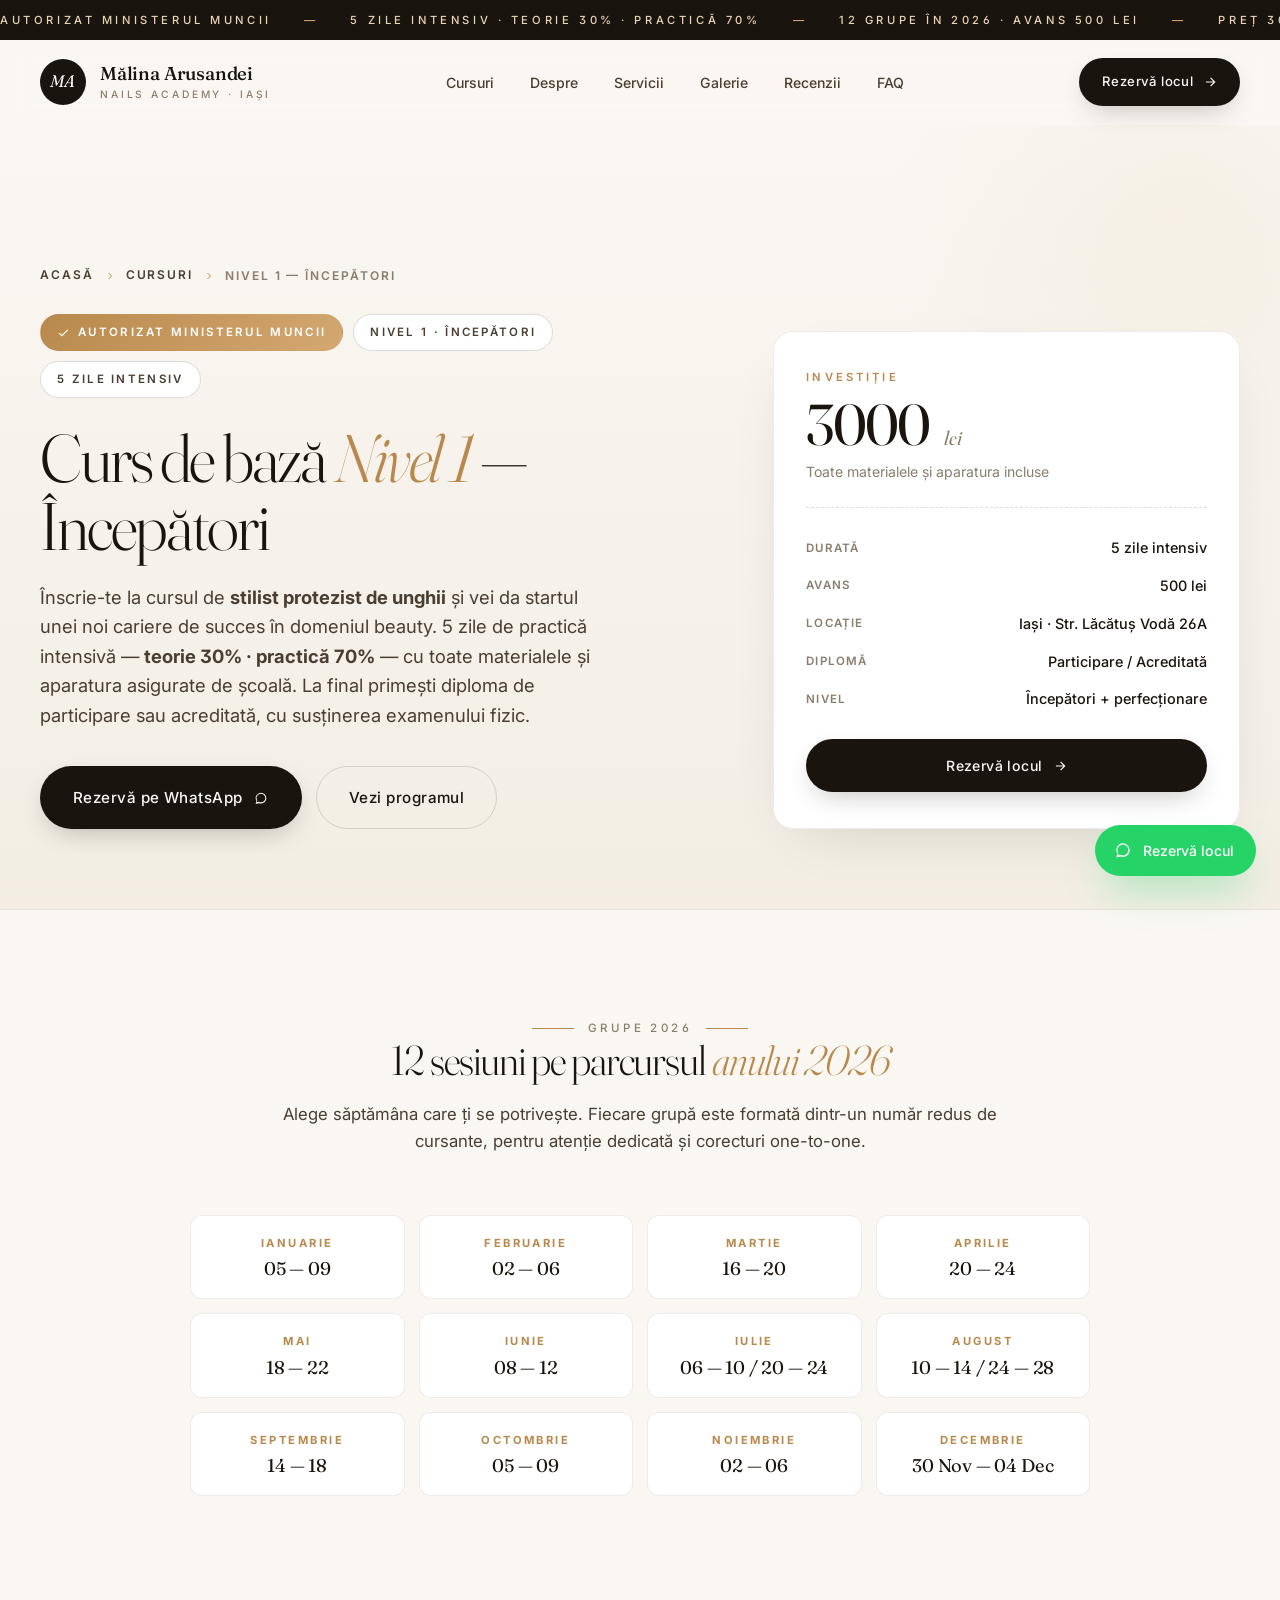
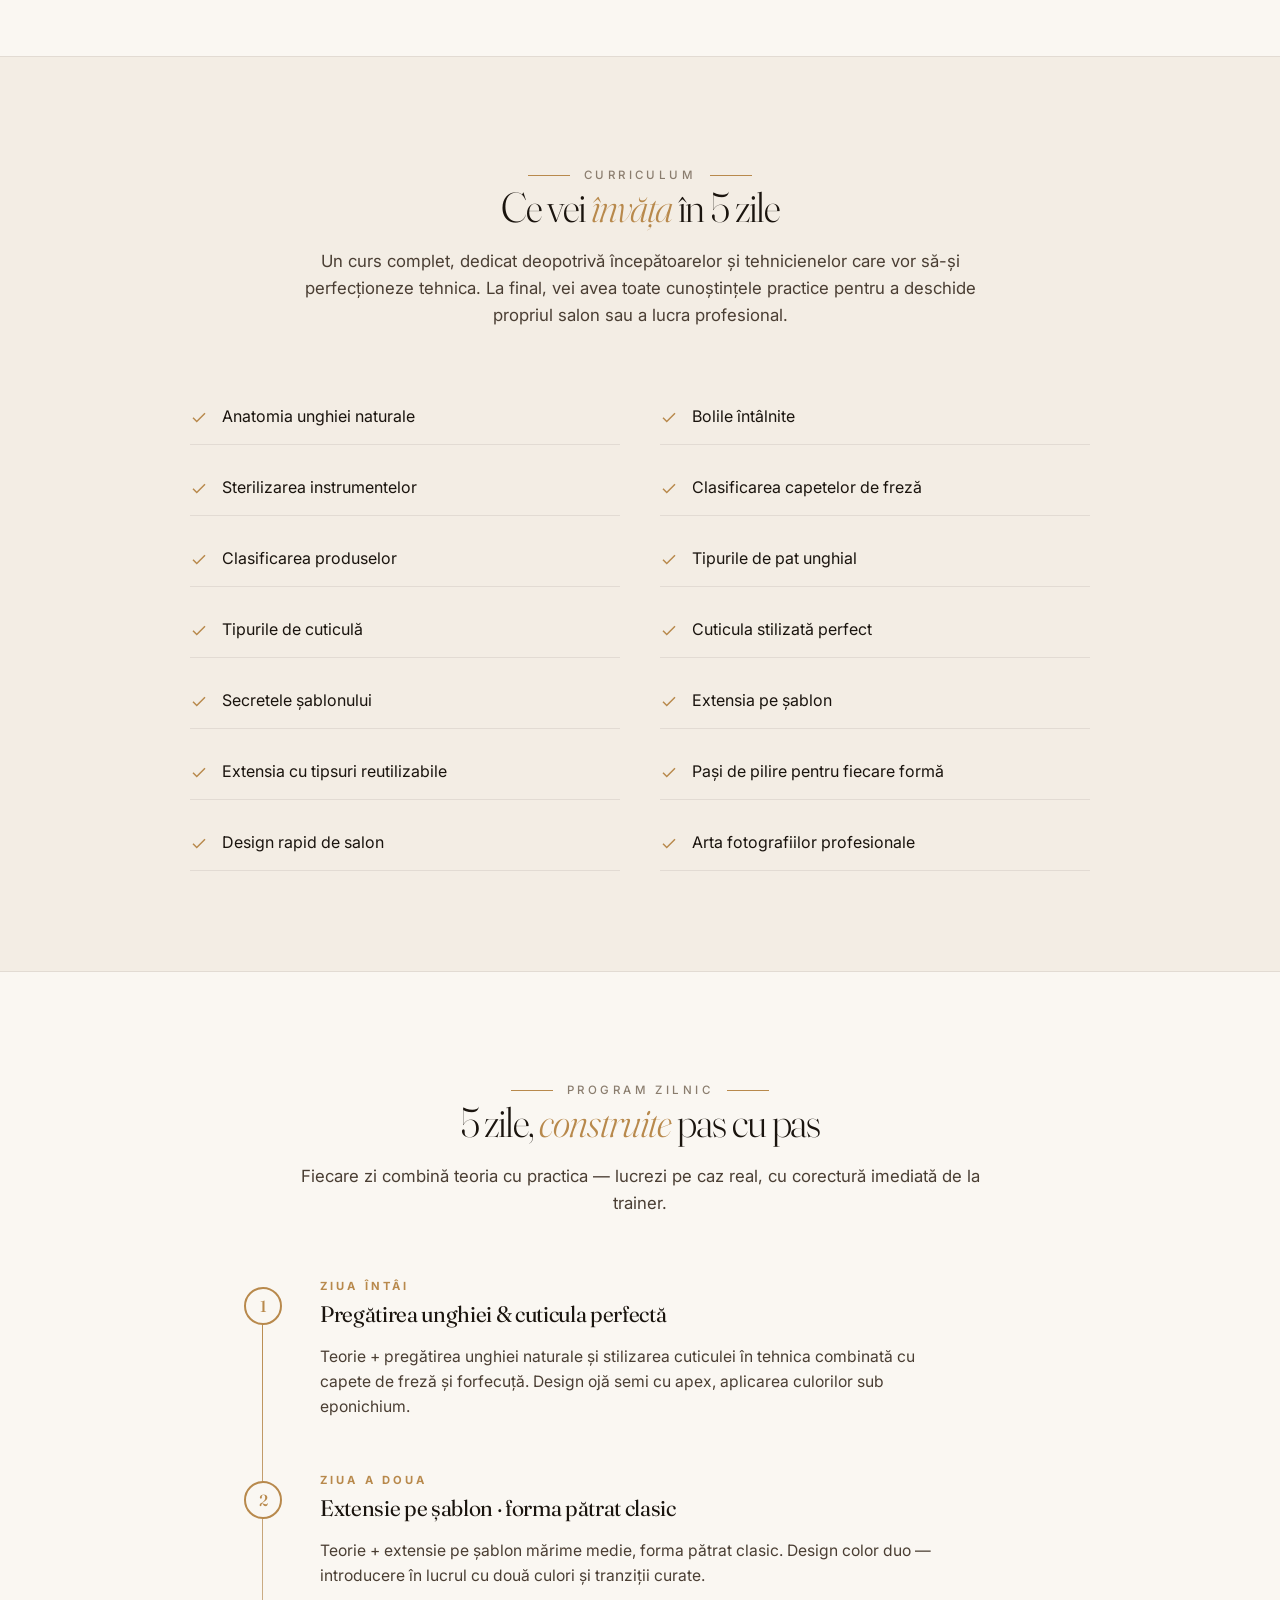
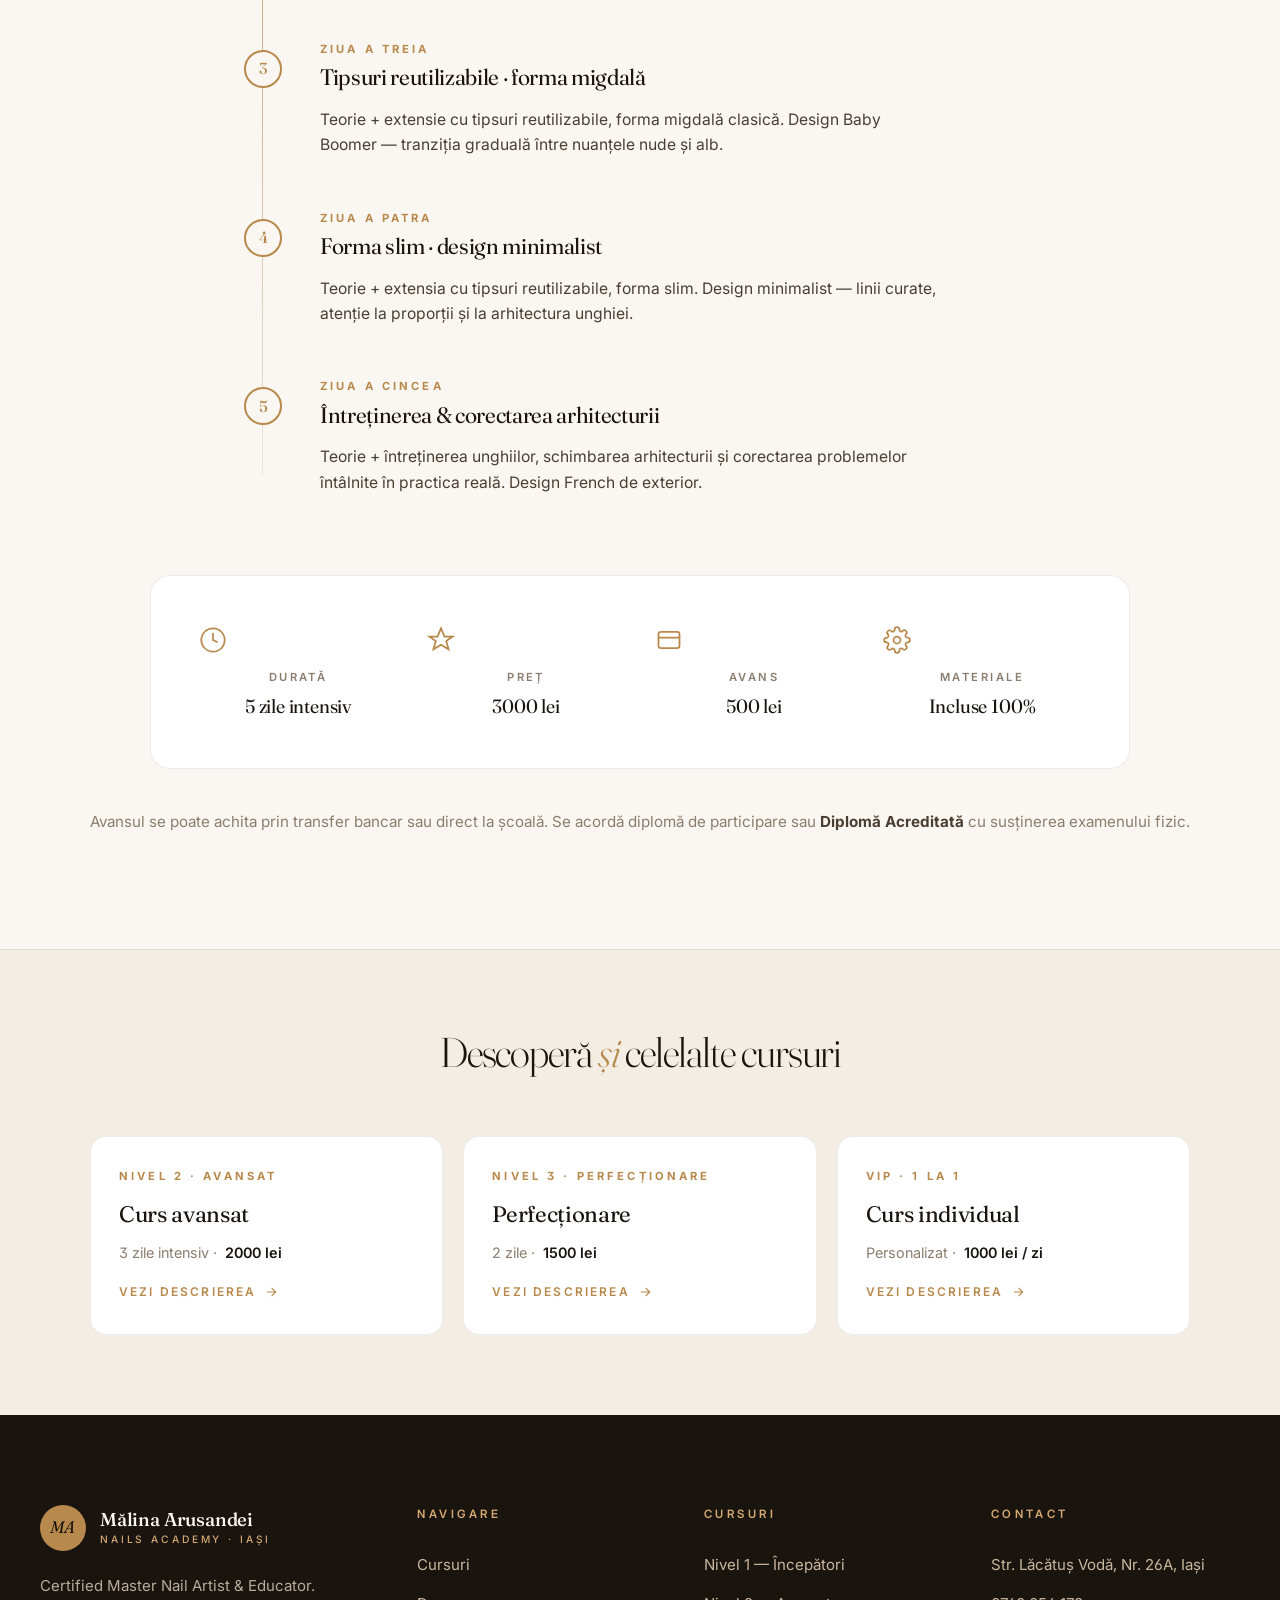
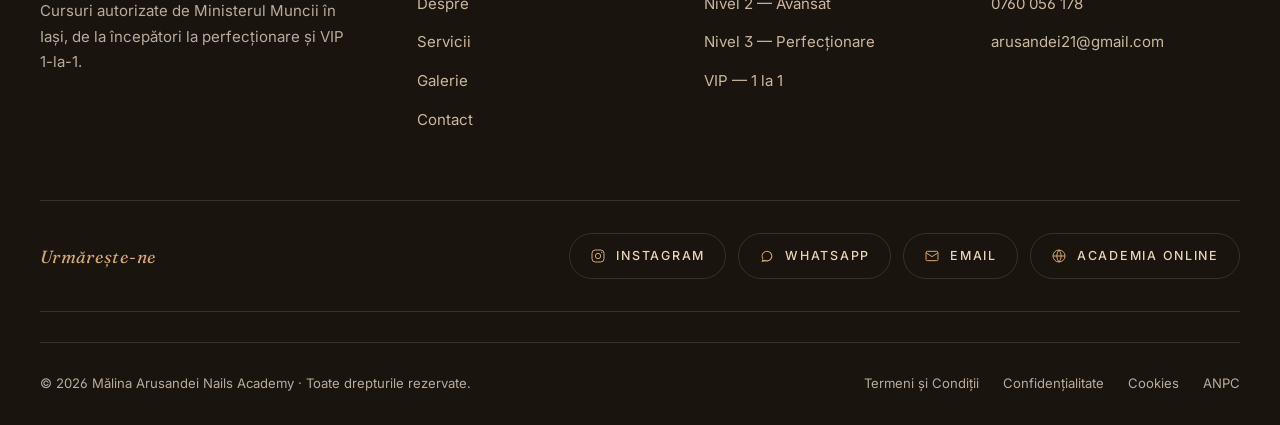
<file: curs-nivel-1-incepatori.html>
<!DOCTYPE html>
<html lang="ro">
<head>
  <meta charset="UTF-8" />
  <meta name="viewport" content="width=device-width, initial-scale=1.0" />
  <title>Curs de Bază Nivel 1 Începători — Cursuri Unghii Iași · Mălina Arusandei</title>
  <meta name="description" content="Curs de stilist protezist de unghii, Nivel 1 Începători: 5 zile intensiv (teorie 30% · practică 70%), autorizat Ministerul Muncii. 12 grupe în 2026. Preț 3000 lei, avans 500 lei. Toate materialele incluse." />
  <meta name="theme-color" content="#faf7f2" />

  <link rel="icon" type="image/svg+xml" href="assets/favicon.svg" />
  <link rel="preconnect" href="https://fonts.googleapis.com" />
  <link rel="preconnect" href="https://fonts.gstatic.com" crossorigin />
  <link href="https://fonts.googleapis.com/css2?family=Fraunces:ital,opsz,wght@0,9..144,300..700;1,9..144,300..700&family=Inter:wght@300;400;500;600;700&display=swap" rel="stylesheet" />
  <link rel="stylesheet" href="styles.css" />
</head>
<body>

  <div class="announcement" aria-label="Anunțuri">
    <div class="announcement__track">
      <span>Autorizat Ministerul Muncii</span><span class="dot">—</span>
      <span>5 zile intensiv · Teorie 30% · Practică 70%</span><span class="dot">—</span>
      <span>12 grupe în 2026 · Avans 500 lei</span><span class="dot">—</span>
      <span>Preț 3000 lei · Diplomă acreditată</span><span class="dot">—</span>
      <span>Autorizat Ministerul Muncii</span><span class="dot">—</span>
      <span>5 zile intensiv · Teorie 30% · Practică 70%</span><span class="dot">—</span>
      <span>12 grupe în 2026 · Avans 500 lei</span><span class="dot">—</span>
      <span>Preț 3000 lei · Diplomă acreditată</span><span class="dot">—</span>
    </div>
  </div>

  <header class="nav" id="nav">
    <div class="container nav__inner">
      <a href="index.html" class="nav__brand" aria-label="Acasă">
        <span class="brand__mark">MA</span>
        <span class="brand__text">
          <span class="brand__title">Mălina Arusandei</span>
          <span class="brand__subtitle">Nails Academy · Iași</span>
        </span>
      </a>

      <nav class="nav__links" aria-label="Meniu principal">
        <a href="index.html#cursuri">Cursuri</a>
        <a href="index.html#despre">Despre</a>
        <a href="index.html#servicii">Servicii</a>
        <a href="index.html#galerie">Galerie</a>
        <a href="index.html#testimoniale">Recenzii</a>
        <a href="index.html#faq">FAQ</a>
      </nav>

      <a href="https://wa.me/40760056178" target="_blank" rel="noopener" class="btn btn--dark nav__cta">
        <span>Rezervă locul</span>
        <svg width="14" height="14" viewBox="0 0 24 24" fill="none" stroke="currentColor" stroke-width="2"><path d="M5 12h14M13 5l7 7-7 7"/></svg>
      </a>

      <button class="nav__toggle" aria-label="Deschide meniu" aria-expanded="false">
        <span></span><span></span><span></span>
      </button>
    </div>

    <div class="nav__mobile" aria-hidden="true">
      <a href="index.html#cursuri">Cursuri</a>
      <a href="index.html#despre">Despre</a>
      <a href="index.html#servicii">Servicii</a>
      <a href="index.html#galerie">Galerie</a>
      <a href="index.html#testimoniale">Recenzii</a>
      <a href="index.html#faq">FAQ</a>
      <a href="https://wa.me/40760056178" target="_blank" rel="noopener" class="btn btn--dark">Rezervă locul</a>
    </div>
  </header>

  <section class="page-hero">
    <div class="container">
      <div class="page-hero__crumbs">
        <a href="index.html">Acasă</a>
        <svg viewBox="0 0 24 24" fill="none" stroke="currentColor" stroke-width="2"><path d="M9 6l6 6-6 6"/></svg>
        <a href="index.html#cursuri">Cursuri</a>
        <svg viewBox="0 0 24 24" fill="none" stroke="currentColor" stroke-width="2"><path d="M9 6l6 6-6 6"/></svg>
        <span>Nivel 1 — Începători</span>
      </div>

      <div class="page-hero__grid">
        <div>
          <div class="page-hero__badges">
            <span class="page-hero__badge page-hero__badge--gold">
              <svg viewBox="0 0 24 24" fill="none" stroke="currentColor" stroke-width="2"><path d="M20 7L9 18l-5-5"/></svg>
              Autorizat Ministerul Muncii
            </span>
            <span class="page-hero__badge">Nivel 1 · Începători</span>
            <span class="page-hero__badge">5 zile intensiv</span>
          </div>

          <h1>Curs de bază <em>Nivel 1</em> — Începători</h1>

          <p class="page-hero__lede">
            Înscrie-te la cursul de <strong>stilist protezist de unghii</strong> și vei da startul
            unei noi cariere de succes în domeniul beauty. 5 zile de practică intensivă —
            <strong>teorie 30% · practică 70%</strong> — cu toate materialele și aparatura
            asigurate de școală. La final primești diploma de participare sau acreditată, cu
            susținerea examenului fizic.
          </p>

          <div class="page-hero__ctas">
            <a href="https://wa.me/40760056178?text=Salut!%20Vreau%20sa%20ma%20inscriu%20la%20Cursul%20de%20Baza%20Nivel%201%20Incepatori." target="_blank" rel="noopener" class="btn btn--dark btn--lg">
              <span>Rezervă pe WhatsApp</span>
              <svg width="16" height="16" viewBox="0 0 24 24" fill="currentColor"><path d="M17.6 6.3A7.9 7.9 0 0 0 12 4a8 8 0 0 0-6.8 12.2L4 21l5-1.3A8 8 0 0 0 20 12a7.9 7.9 0 0 0-2.4-5.7zM12 18.5a6.5 6.5 0 0 1-3.3-.9l-.2-.1-2.9.8.8-2.8-.2-.3a6.5 6.5 0 1 1 5.8 3.3z"/></svg>
            </a>
            <a href="#program" class="btn btn--ghost btn--lg">
              <span>Vezi programul</span>
            </a>
          </div>
        </div>

        <aside class="pricecard">
          <div class="pricecard__label">Investiție</div>
          <div class="pricecard__value">3000 <small>lei</small></div>
          <div class="pricecard__sub">Toate materialele și aparatura incluse</div>
          <dl class="pricecard__rows">
            <div class="pricecard__row"><dt>Durată</dt><dd>5 zile intensiv</dd></div>
            <div class="pricecard__row"><dt>Avans</dt><dd>500 lei</dd></div>
            <div class="pricecard__row"><dt>Locație</dt><dd>Iași · Str. Lăcătuș Vodă 26A</dd></div>
            <div class="pricecard__row"><dt>Diplomă</dt><dd>Participare / Acreditată</dd></div>
            <div class="pricecard__row"><dt>Nivel</dt><dd>Începători + perfecționare</dd></div>
          </dl>
          <a href="https://wa.me/40760056178?text=Salut!%20Vreau%20sa%20rezerv%20loc%20la%20Cursul%20de%20Baza%20Nivel%201." target="_blank" rel="noopener" class="btn btn--dark">
            <span>Rezervă locul</span>
            <svg width="14" height="14" viewBox="0 0 24 24" fill="none" stroke="currentColor" stroke-width="2"><path d="M5 12h14M13 5l7 7-7 7"/></svg>
          </a>
        </aside>
      </div>
    </div>
  </section>

  <section class="section course-detail" id="grupe">
    <div class="container">
      <div class="course-detail__head">
        <div class="eyebrow" style="justify-content:center">
          <span class="eyebrow__line"></span>
          <span>Grupe 2026</span>
          <span class="eyebrow__line"></span>
        </div>
        <h2>12 sesiuni pe parcursul <em>anului 2026</em></h2>
        <p>Alege săptămâna care ți se potrivește. Fiecare grupă este formată dintr-un număr redus de cursante, pentru atenție dedicată și corecturi one-to-one.</p>
      </div>

      <div class="dates-grid">
        <div class="date-card"><div class="date-card__month">Ianuarie</div><div class="date-card__days">05 — 09</div></div>
        <div class="date-card"><div class="date-card__month">Februarie</div><div class="date-card__days">02 — 06</div></div>
        <div class="date-card"><div class="date-card__month">Martie</div><div class="date-card__days">16 — 20</div></div>
        <div class="date-card"><div class="date-card__month">Aprilie</div><div class="date-card__days">20 — 24</div></div>
        <div class="date-card"><div class="date-card__month">Mai</div><div class="date-card__days">18 — 22</div></div>
        <div class="date-card"><div class="date-card__month">Iunie</div><div class="date-card__days">08 — 12</div></div>
        <div class="date-card"><div class="date-card__month">Iulie</div><div class="date-card__days">06 — 10 / 20 — 24</div></div>
        <div class="date-card"><div class="date-card__month">August</div><div class="date-card__days">10 — 14 / 24 — 28</div></div>
        <div class="date-card"><div class="date-card__month">Septembrie</div><div class="date-card__days">14 — 18</div></div>
        <div class="date-card"><div class="date-card__month">Octombrie</div><div class="date-card__days">05 — 09</div></div>
        <div class="date-card"><div class="date-card__month">Noiembrie</div><div class="date-card__days">02 — 06</div></div>
        <div class="date-card"><div class="date-card__month">Decembrie</div><div class="date-card__days">30 Nov — 04 Dec</div></div>
      </div>
    </div>
  </section>

  <section class="section course-detail" style="background:var(--bg-soft);border-top:1px solid var(--line);border-bottom:1px solid var(--line)">
    <div class="container">
      <div class="course-detail__head">
        <div class="eyebrow" style="justify-content:center">
          <span class="eyebrow__line"></span>
          <span>Curriculum</span>
          <span class="eyebrow__line"></span>
        </div>
        <h2>Ce vei <em>învăța</em> în 5 zile</h2>
        <p>Un curs complet, dedicat deopotrivă începătoarelor și tehnicienelor care vor să-și perfecționeze tehnica. La final, vei avea toate cunoștințele practice pentru a deschide propriul salon sau a lucra profesional.</p>
      </div>

      <ul class="learn-list">
        <li><svg viewBox="0 0 24 24" fill="none" stroke="currentColor" stroke-width="2"><path d="M20 7L9 18l-5-5"/></svg>Anatomia unghiei naturale</li>
        <li><svg viewBox="0 0 24 24" fill="none" stroke="currentColor" stroke-width="2"><path d="M20 7L9 18l-5-5"/></svg>Bolile întâlnite</li>
        <li><svg viewBox="0 0 24 24" fill="none" stroke="currentColor" stroke-width="2"><path d="M20 7L9 18l-5-5"/></svg>Sterilizarea instrumentelor</li>
        <li><svg viewBox="0 0 24 24" fill="none" stroke="currentColor" stroke-width="2"><path d="M20 7L9 18l-5-5"/></svg>Clasificarea capetelor de freză</li>
        <li><svg viewBox="0 0 24 24" fill="none" stroke="currentColor" stroke-width="2"><path d="M20 7L9 18l-5-5"/></svg>Clasificarea produselor</li>
        <li><svg viewBox="0 0 24 24" fill="none" stroke="currentColor" stroke-width="2"><path d="M20 7L9 18l-5-5"/></svg>Tipurile de pat unghial</li>
        <li><svg viewBox="0 0 24 24" fill="none" stroke="currentColor" stroke-width="2"><path d="M20 7L9 18l-5-5"/></svg>Tipurile de cuticulă</li>
        <li><svg viewBox="0 0 24 24" fill="none" stroke="currentColor" stroke-width="2"><path d="M20 7L9 18l-5-5"/></svg>Cuticula stilizată perfect</li>
        <li><svg viewBox="0 0 24 24" fill="none" stroke="currentColor" stroke-width="2"><path d="M20 7L9 18l-5-5"/></svg>Secretele șablonului</li>
        <li><svg viewBox="0 0 24 24" fill="none" stroke="currentColor" stroke-width="2"><path d="M20 7L9 18l-5-5"/></svg>Extensia pe șablon</li>
        <li><svg viewBox="0 0 24 24" fill="none" stroke="currentColor" stroke-width="2"><path d="M20 7L9 18l-5-5"/></svg>Extensia cu tipsuri reutilizabile</li>
        <li><svg viewBox="0 0 24 24" fill="none" stroke="currentColor" stroke-width="2"><path d="M20 7L9 18l-5-5"/></svg>Pași de pilire pentru fiecare formă</li>
        <li><svg viewBox="0 0 24 24" fill="none" stroke="currentColor" stroke-width="2"><path d="M20 7L9 18l-5-5"/></svg>Design rapid de salon</li>
        <li><svg viewBox="0 0 24 24" fill="none" stroke="currentColor" stroke-width="2"><path d="M20 7L9 18l-5-5"/></svg>Arta fotografiilor profesionale</li>
      </ul>
    </div>
  </section>

  <section class="section course-detail" id="program">
    <div class="container">
      <div class="course-detail__head">
        <div class="eyebrow" style="justify-content:center">
          <span class="eyebrow__line"></span>
          <span>Program zilnic</span>
          <span class="eyebrow__line"></span>
        </div>
        <h2>5 zile, <em>construite</em> pas cu pas</h2>
        <p>Fiecare zi combină teoria cu practica — lucrezi pe caz real, cu corectură imediată de la trainer.</p>
      </div>

      <div class="timeline">
        <div class="timeline__item">
          <div class="timeline__dot">1</div>
          <div class="timeline__day">Ziua întâi</div>
          <h3 class="timeline__title">Pregătirea unghiei &amp; cuticula perfectă</h3>
          <p class="timeline__text">Teorie + pregătirea unghiei naturale și stilizarea cuticulei în tehnica combinată cu capete de freză și forfecuță. Design ojă semi cu apex, aplicarea culorilor sub eponichium.</p>
        </div>

        <div class="timeline__item">
          <div class="timeline__dot">2</div>
          <div class="timeline__day">Ziua a doua</div>
          <h3 class="timeline__title">Extensie pe șablon · forma pătrat clasic</h3>
          <p class="timeline__text">Teorie + extensie pe șablon mărime medie, forma pătrat clasic. Design color duo — introducere în lucrul cu două culori și tranziții curate.</p>
        </div>

        <div class="timeline__item">
          <div class="timeline__dot">3</div>
          <div class="timeline__day">Ziua a treia</div>
          <h3 class="timeline__title">Tipsuri reutilizabile · forma migdală</h3>
          <p class="timeline__text">Teorie + extensie cu tipsuri reutilizabile, forma migdală clasică. Design Baby Boomer — tranziția graduală între nuanțele nude și alb.</p>
        </div>

        <div class="timeline__item">
          <div class="timeline__dot">4</div>
          <div class="timeline__day">Ziua a patra</div>
          <h3 class="timeline__title">Forma slim · design minimalist</h3>
          <p class="timeline__text">Teorie + extensia cu tipsuri reutilizabile, forma slim. Design minimalist — linii curate, atenție la proporții și la arhitectura unghiei.</p>
        </div>

        <div class="timeline__item">
          <div class="timeline__dot">5</div>
          <div class="timeline__day">Ziua a cincea</div>
          <h3 class="timeline__title">Întreținerea &amp; corectarea arhitecturii</h3>
          <p class="timeline__text">Teorie + întreținerea unghiilor, schimbarea arhitecturii și corectarea problemelor întâlnite în practica reală. Design French de exterior.</p>
        </div>
      </div>

      <div class="conditions">
        <div class="conditions__grid">
          <div class="conditions__item">
            <svg viewBox="0 0 24 24" fill="none" stroke="currentColor" stroke-width="1.5"><circle cx="12" cy="12" r="10"/><polyline points="12 6 12 12 16 14"/></svg>
            <div class="conditions__label">Durată</div>
            <div class="conditions__value">5 zile intensiv</div>
          </div>
          <div class="conditions__item">
            <svg viewBox="0 0 24 24" fill="none" stroke="currentColor" stroke-width="1.5"><path d="M12 2l3 7h7l-5.5 4 2 7L12 16l-6.5 4 2-7L2 9h7z"/></svg>
            <div class="conditions__label">Preț</div>
            <div class="conditions__value">3000 lei</div>
          </div>
          <div class="conditions__item">
            <svg viewBox="0 0 24 24" fill="none" stroke="currentColor" stroke-width="1.5"><rect x="3" y="5" width="18" height="14" rx="2"/><path d="M3 10h18"/></svg>
            <div class="conditions__label">Avans</div>
            <div class="conditions__value">500 lei</div>
          </div>
          <div class="conditions__item">
            <svg viewBox="0 0 24 24" fill="none" stroke="currentColor" stroke-width="1.5"><path d="M12 15a3 3 0 1 0 0-6 3 3 0 0 0 0 6z"/><path d="M19.4 15a1.65 1.65 0 0 0 .33 1.82l.06.06a2 2 0 0 1-2.83 2.83l-.06-.06a1.65 1.65 0 0 0-1.82-.33 1.65 1.65 0 0 0-1 1.51V21a2 2 0 0 1-4 0v-.09A1.65 1.65 0 0 0 9 19.4a1.65 1.65 0 0 0-1.82.33l-.06.06a2 2 0 0 1-2.83-2.83l.06-.06a1.65 1.65 0 0 0 .33-1.82 1.65 1.65 0 0 0-1.51-1H3a2 2 0 0 1 0-4h.09A1.65 1.65 0 0 0 4.6 9 1.65 1.65 0 0 0 4.27 7.18l-.06-.06a2 2 0 0 1 2.83-2.83l.06.06a1.65 1.65 0 0 0 1.82.33H9a1.65 1.65 0 0 0 1-1.51V3a2 2 0 0 1 4 0v.09a1.65 1.65 0 0 0 1 1.51 1.65 1.65 0 0 0 1.82-.33l.06-.06a2 2 0 0 1 2.83 2.83l-.06.06a1.65 1.65 0 0 0-.33 1.82V9a1.65 1.65 0 0 0 1.51 1H21a2 2 0 0 1 0 4h-.09a1.65 1.65 0 0 0-1.51 1z"/></svg>
            <div class="conditions__label">Materiale</div>
            <div class="conditions__value">Incluse 100%</div>
          </div>
        </div>
      </div>

      <p style="text-align:center;margin-top:40px;color:var(--ink-3);font-size:0.95rem">
        Avansul se poate achita prin transfer bancar sau direct la școală. Se acordă diplomă de participare sau <strong style="color:var(--ink-2)">Diplomă Acreditată</strong> cu susținerea examenului fizic.
      </p>
    </div>
  </section>

  <section class="other-courses">
    <div class="container">
      <div class="course-detail__head">
        <h2>Descoperă <em>și</em> celelalte cursuri</h2>
      </div>
      <div class="other-courses__grid">
        <a href="curs-nivel-2-avansat.html" class="other-course">
          <div class="other-course__level">Nivel 2 · Avansat</div>
          <div class="other-course__title">Curs avansat</div>
          <div class="other-course__price">3 zile intensiv · <strong>2000 lei</strong></div>
          <span class="other-course__arrow">Vezi descrierea <svg width="14" height="14" viewBox="0 0 24 24" fill="none" stroke="currentColor" stroke-width="2"><path d="M5 12h14M13 5l7 7-7 7"/></svg></span>
        </a>
        <a href="curs-perfectionare-nivel-3.html" class="other-course">
          <div class="other-course__level">Nivel 3 · Perfecționare</div>
          <div class="other-course__title">Perfecționare</div>
          <div class="other-course__price">2 zile · <strong>1500 lei</strong></div>
          <span class="other-course__arrow">Vezi descrierea <svg width="14" height="14" viewBox="0 0 24 24" fill="none" stroke="currentColor" stroke-width="2"><path d="M5 12h14M13 5l7 7-7 7"/></svg></span>
        </a>
        <a href="curs-vip-individual.html" class="other-course">
          <div class="other-course__level">VIP · 1 la 1</div>
          <div class="other-course__title">Curs individual</div>
          <div class="other-course__price">Personalizat · <strong>1000 lei / zi</strong></div>
          <span class="other-course__arrow">Vezi descrierea <svg width="14" height="14" viewBox="0 0 24 24" fill="none" stroke="currentColor" stroke-width="2"><path d="M5 12h14M13 5l7 7-7 7"/></svg></span>
        </a>
      </div>
    </div>
  </section>

  <footer class="footer">
    <div class="container">
      <div class="footer__inner">
        <div class="footer__brand">
          <a href="index.html" class="nav__brand">
            <span class="brand__mark">MA</span>
            <span class="brand__text">
              <span class="brand__title">Mălina Arusandei</span>
              <span class="brand__subtitle">Nails Academy · Iași</span>
            </span>
          </a>
          <p>Certified Master Nail Artist &amp; Educator. Cursuri autorizate de Ministerul Muncii în Iași, de la începători la perfecționare și VIP 1-la-1.</p>
        </div>

        <div class="footer__col">
          <h4>Navigare</h4>
          <a href="index.html#cursuri">Cursuri</a>
          <a href="index.html#despre">Despre</a>
          <a href="index.html#servicii">Servicii</a>
          <a href="index.html#galerie">Galerie</a>
          <a href="index.html#contact">Contact</a>
        </div>

        <div class="footer__col">
          <h4>Cursuri</h4>
          <a href="curs-nivel-1-incepatori.html">Nivel 1 — Începători</a>
          <a href="curs-nivel-2-avansat.html">Nivel 2 — Avansat</a>
          <a href="curs-perfectionare-nivel-3.html">Nivel 3 — Perfecționare</a>
          <a href="curs-vip-individual.html">VIP — 1 la 1</a>
        </div>

        <div class="footer__col">
          <h4>Contact</h4>
          <span>Str. Lăcătuș Vodă, Nr. 26A, Iași</span>
          <a href="tel:+40760056178">0760 056 178</a>
          <a href="mailto:arusandei21@gmail.com">arusandei21@gmail.com</a>
        </div>
      </div>

      <div class="footer__socials" aria-label="Urmărește-ne">
        <span class="footer__socials-label">Urmărește-ne</span>
        <div class="footer__socials-row">
          <a href="https://www.instagram.com/malina.arusandei_nail_trainer/" target="_blank" rel="noopener" class="footer__social" aria-label="Instagram">
            <svg viewBox="0 0 24 24" fill="none" stroke="currentColor" stroke-width="1.5"><rect x="3" y="3" width="18" height="18" rx="5"/><circle cx="12" cy="12" r="4"/><circle cx="17.5" cy="6.5" r="1" fill="currentColor" stroke="none"/></svg>
            <span>Instagram</span>
          </a>
          <a href="https://wa.me/40760056178" target="_blank" rel="noopener" class="footer__social" aria-label="WhatsApp">
            <svg viewBox="0 0 24 24" fill="currentColor"><path d="M17.6 6.3A7.9 7.9 0 0 0 12 4a8 8 0 0 0-6.8 12.2L4 21l5-1.3A8 8 0 0 0 20 12a7.9 7.9 0 0 0-2.4-5.7zM12 18.5a6.5 6.5 0 0 1-3.3-.9l-.2-.1-2.9.8.8-2.8-.2-.3a6.5 6.5 0 1 1 5.8 3.3z"/></svg>
            <span>WhatsApp</span>
          </a>
          <a href="mailto:arusandei21@gmail.com" class="footer__social" aria-label="Email">
            <svg viewBox="0 0 24 24" fill="none" stroke="currentColor" stroke-width="1.5"><rect x="3" y="5" width="18" height="14" rx="2"/><path d="M3 7l9 6 9-6"/></svg>
            <span>Email</span>
          </a>
          <a href="https://malina-nails.com/" target="_blank" rel="noopener" class="footer__social" aria-label="Academia online">
            <svg viewBox="0 0 24 24" fill="none" stroke="currentColor" stroke-width="1.5"><circle cx="12" cy="12" r="9"/><path d="M3 12h18M12 3a14 14 0 0 1 0 18M12 3a14 14 0 0 0 0 18"/></svg>
            <span>Academia online</span>
          </a>
        </div>
      </div>

      <div class="footer__bottom">
        <span>© <span id="year"></span> Mălina Arusandei Nails Academy · Toate drepturile rezervate.</span>
        <div class="footer__legal">
          <a href="#">Termeni și Condiții</a>
          <a href="#">Confidențialitate</a>
          <a href="#">Cookies</a>
          <a href="https://anpc.ro/" target="_blank" rel="noopener">ANPC</a>
        </div>
      </div>
    </div>
  </footer>

  <a href="https://wa.me/40760056178" class="fab" aria-label="WhatsApp" target="_blank" rel="noopener">
    <svg viewBox="0 0 24 24" fill="currentColor"><path d="M17.6 6.3A7.9 7.9 0 0 0 12 4a8 8 0 0 0-6.8 12.2L4 21l5-1.3A8 8 0 0 0 20 12a7.9 7.9 0 0 0-2.4-5.7zM12 18.5a6.5 6.5 0 0 1-3.3-.9l-.2-.1-2.9.8.8-2.8-.2-.3a6.5 6.5 0 1 1 5.8 3.3z"/></svg>
    <span>Rezervă locul</span>
  </a>

  <script src="script.js"></script>
</body>
</html>
</file>
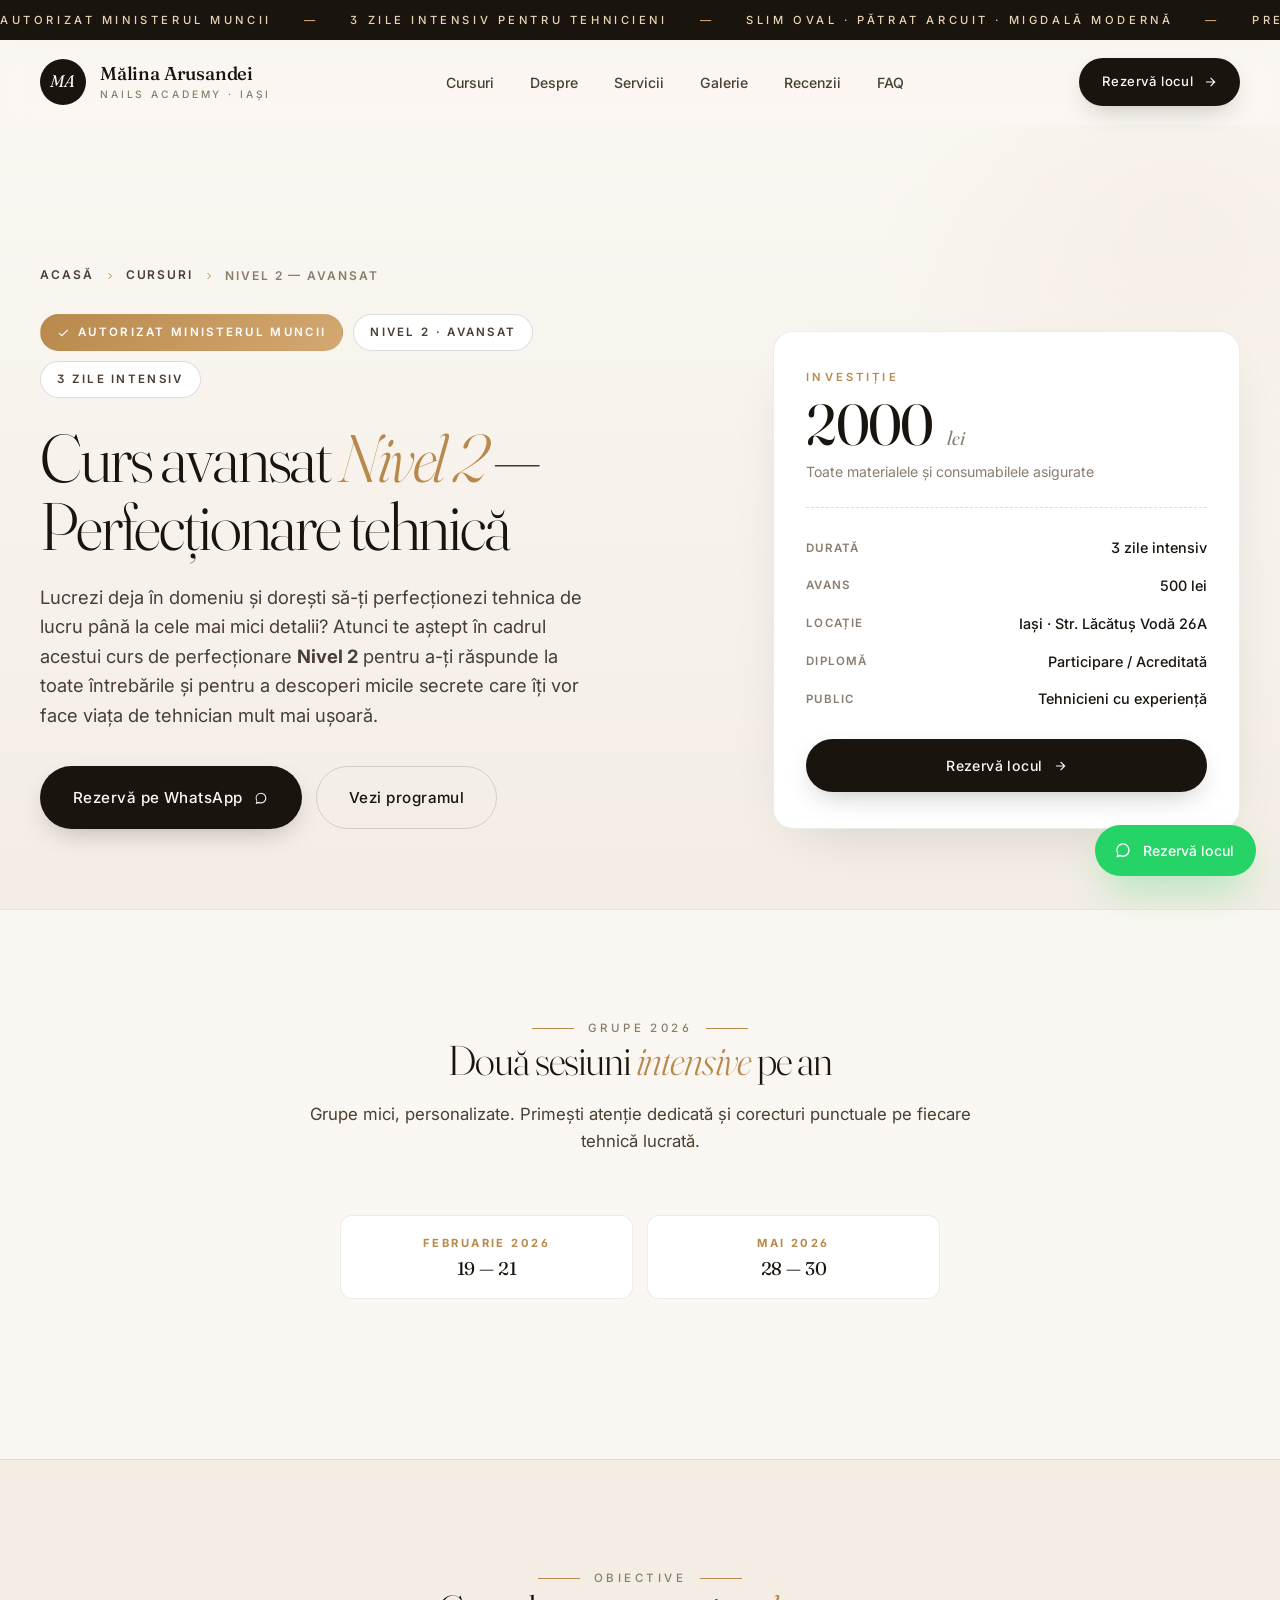
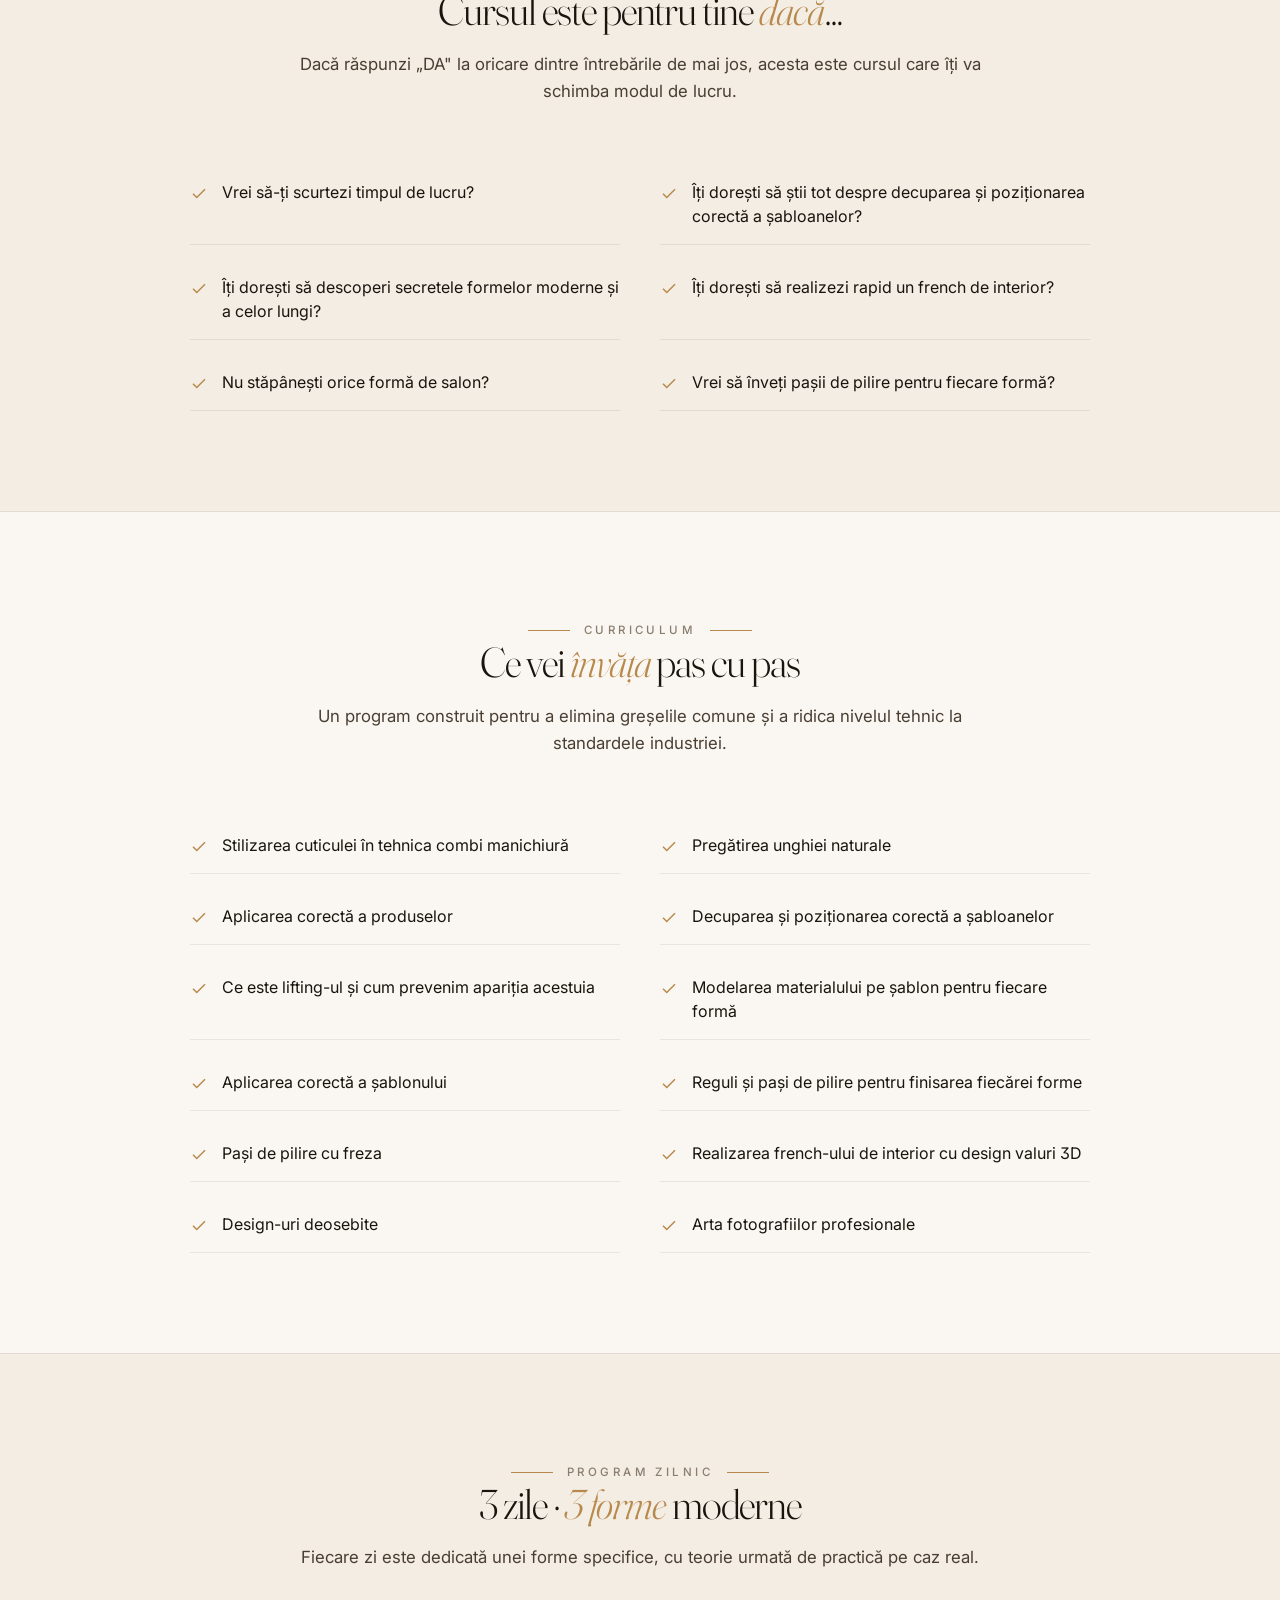
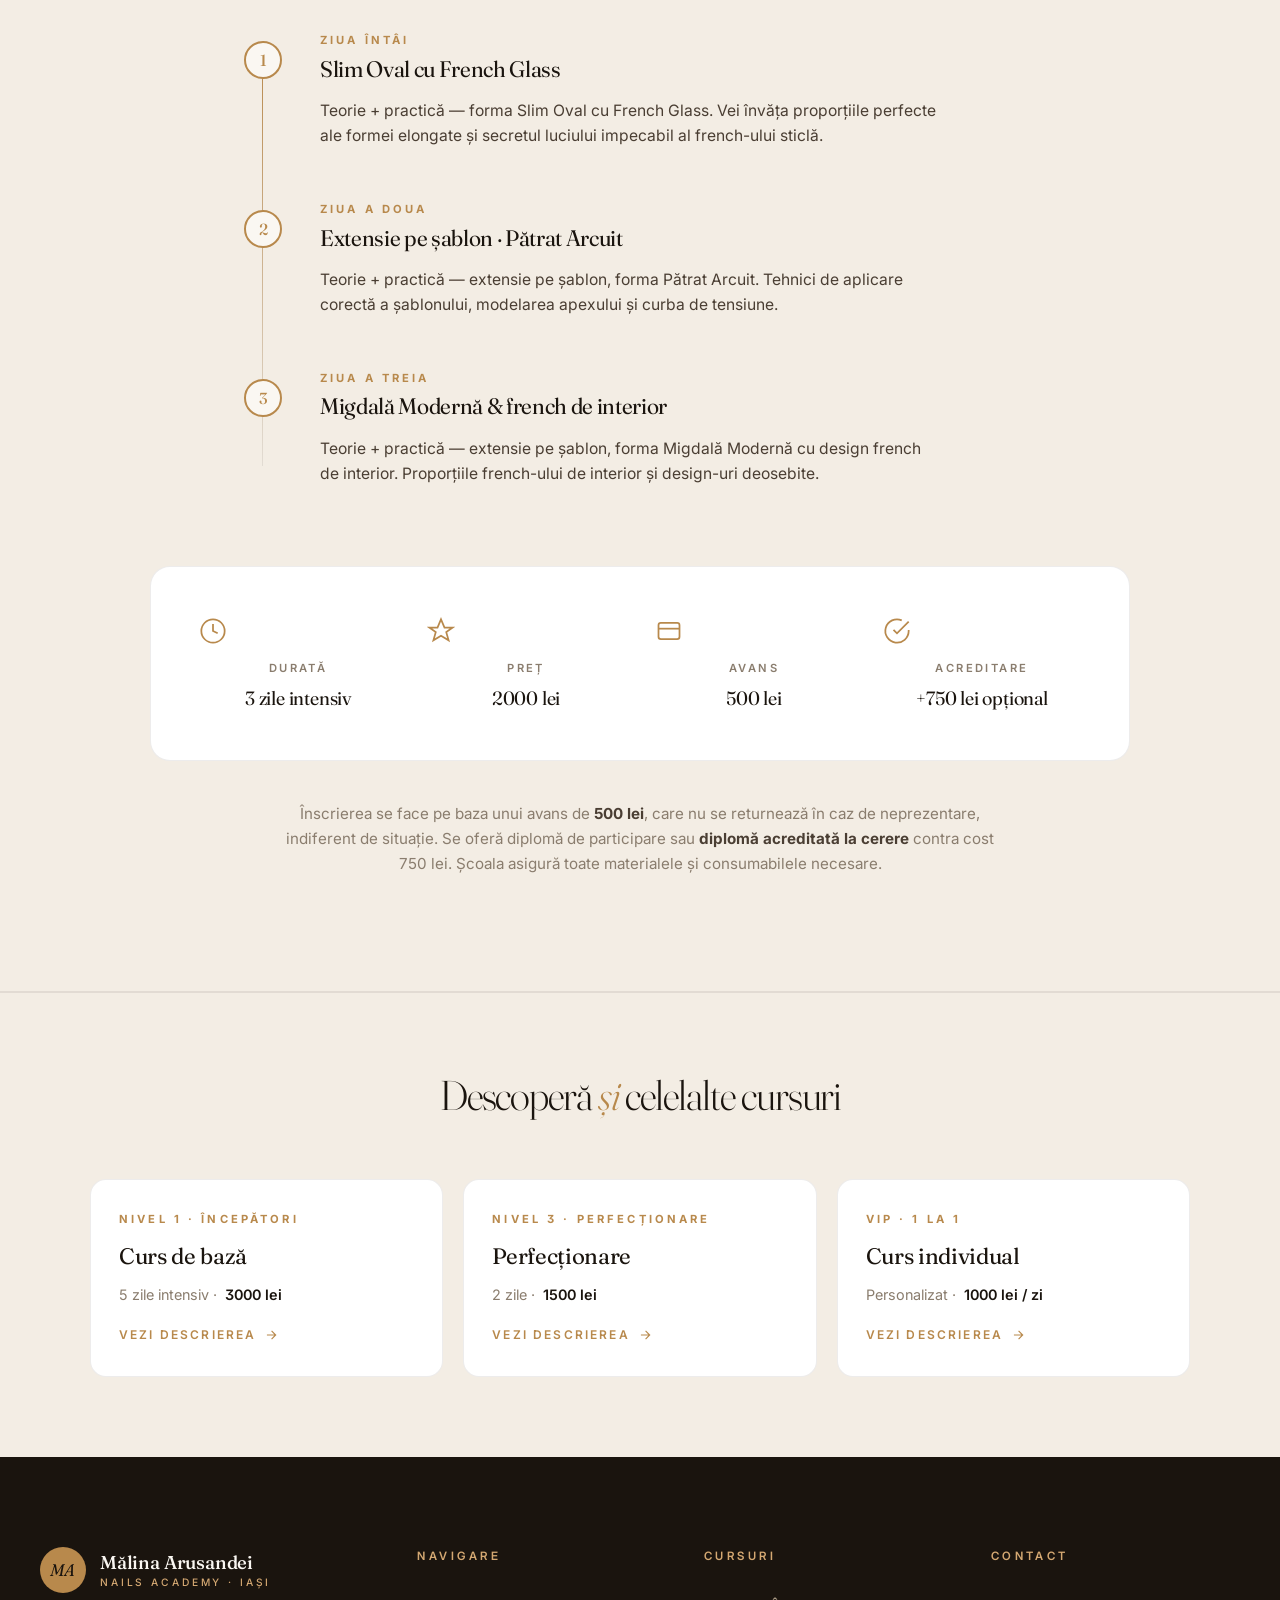
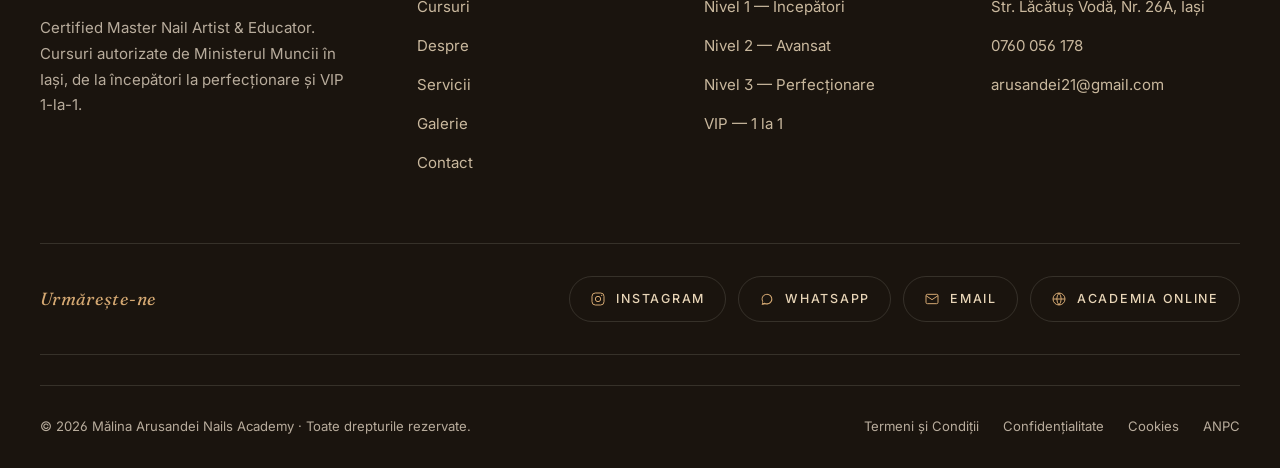
<file: curs-nivel-2-avansat.html>
<!DOCTYPE html>
<html lang="ro">
<head>
  <meta charset="UTF-8" />
  <meta name="viewport" content="width=device-width, initial-scale=1.0" />
  <title>Curs de Bază Nivel 2 Avansat — Cursuri Unghii Iași · Mălina Arusandei</title>
  <meta name="description" content="Curs avansat de unghii Nivel 2: 3 zile intensiv pentru tehnicieni care își perfecționează tehnica. Slim Oval cu French Glass, Pătrat Arcuit, Migdală Modernă. Preț 2000 lei, avans 500 lei. Iași." />
  <meta name="theme-color" content="#faf7f2" />

  <link rel="icon" type="image/svg+xml" href="assets/favicon.svg" />
  <link rel="preconnect" href="https://fonts.googleapis.com" />
  <link rel="preconnect" href="https://fonts.gstatic.com" crossorigin />
  <link href="https://fonts.googleapis.com/css2?family=Fraunces:ital,opsz,wght@0,9..144,300..700;1,9..144,300..700&family=Inter:wght@300;400;500;600;700&display=swap" rel="stylesheet" />
  <link rel="stylesheet" href="styles.css" />
</head>
<body>

  <div class="announcement" aria-label="Anunțuri">
    <div class="announcement__track">
      <span>Autorizat Ministerul Muncii</span><span class="dot">—</span>
      <span>3 zile intensiv pentru tehnicieni</span><span class="dot">—</span>
      <span>Slim Oval · Pătrat Arcuit · Migdală Modernă</span><span class="dot">—</span>
      <span>Preț 2000 lei · Avans 500 lei</span><span class="dot">—</span>
      <span>Autorizat Ministerul Muncii</span><span class="dot">—</span>
      <span>3 zile intensiv pentru tehnicieni</span><span class="dot">—</span>
      <span>Slim Oval · Pătrat Arcuit · Migdală Modernă</span><span class="dot">—</span>
      <span>Preț 2000 lei · Avans 500 lei</span><span class="dot">—</span>
    </div>
  </div>

  <header class="nav" id="nav">
    <div class="container nav__inner">
      <a href="index.html" class="nav__brand" aria-label="Acasă">
        <span class="brand__mark">MA</span>
        <span class="brand__text">
          <span class="brand__title">Mălina Arusandei</span>
          <span class="brand__subtitle">Nails Academy · Iași</span>
        </span>
      </a>
      <nav class="nav__links" aria-label="Meniu principal">
        <a href="index.html#cursuri">Cursuri</a>
        <a href="index.html#despre">Despre</a>
        <a href="index.html#servicii">Servicii</a>
        <a href="index.html#galerie">Galerie</a>
        <a href="index.html#testimoniale">Recenzii</a>
        <a href="index.html#faq">FAQ</a>
      </nav>
      <a href="https://wa.me/40760056178" target="_blank" rel="noopener" class="btn btn--dark nav__cta">
        <span>Rezervă locul</span>
        <svg width="14" height="14" viewBox="0 0 24 24" fill="none" stroke="currentColor" stroke-width="2"><path d="M5 12h14M13 5l7 7-7 7"/></svg>
      </a>
      <button class="nav__toggle" aria-label="Deschide meniu" aria-expanded="false">
        <span></span><span></span><span></span>
      </button>
    </div>
    <div class="nav__mobile" aria-hidden="true">
      <a href="index.html#cursuri">Cursuri</a>
      <a href="index.html#despre">Despre</a>
      <a href="index.html#servicii">Servicii</a>
      <a href="index.html#galerie">Galerie</a>
      <a href="index.html#testimoniale">Recenzii</a>
      <a href="index.html#faq">FAQ</a>
      <a href="https://wa.me/40760056178" target="_blank" rel="noopener" class="btn btn--dark">Rezervă locul</a>
    </div>
  </header>

  <section class="page-hero">
    <div class="container">
      <div class="page-hero__crumbs">
        <a href="index.html">Acasă</a>
        <svg viewBox="0 0 24 24" fill="none" stroke="currentColor" stroke-width="2"><path d="M9 6l6 6-6 6"/></svg>
        <a href="index.html#cursuri">Cursuri</a>
        <svg viewBox="0 0 24 24" fill="none" stroke="currentColor" stroke-width="2"><path d="M9 6l6 6-6 6"/></svg>
        <span>Nivel 2 — Avansat</span>
      </div>

      <div class="page-hero__grid">
        <div>
          <div class="page-hero__badges">
            <span class="page-hero__badge page-hero__badge--gold">
              <svg viewBox="0 0 24 24" fill="none" stroke="currentColor" stroke-width="2"><path d="M20 7L9 18l-5-5"/></svg>
              Autorizat Ministerul Muncii
            </span>
            <span class="page-hero__badge">Nivel 2 · Avansat</span>
            <span class="page-hero__badge">3 zile intensiv</span>
          </div>

          <h1>Curs avansat <em>Nivel 2</em> — Perfecționare tehnică</h1>

          <p class="page-hero__lede">
            Lucrezi deja în domeniu și dorești să-ți perfecționezi tehnica de lucru până la cele mai
            mici detalii? Atunci te aștept în cadrul acestui curs de perfecționare <strong>Nivel 2</strong>
            pentru a-ți răspunde la toate întrebările și pentru a descoperi micile secrete care îți
            vor face viața de tehnician mult mai ușoară.
          </p>

          <div class="page-hero__ctas">
            <a href="https://wa.me/40760056178?text=Salut!%20Vreau%20sa%20ma%20inscriu%20la%20Cursul%20Avansat%20Nivel%202." target="_blank" rel="noopener" class="btn btn--dark btn--lg">
              <span>Rezervă pe WhatsApp</span>
              <svg width="16" height="16" viewBox="0 0 24 24" fill="currentColor"><path d="M17.6 6.3A7.9 7.9 0 0 0 12 4a8 8 0 0 0-6.8 12.2L4 21l5-1.3A8 8 0 0 0 20 12a7.9 7.9 0 0 0-2.4-5.7zM12 18.5a6.5 6.5 0 0 1-3.3-.9l-.2-.1-2.9.8.8-2.8-.2-.3a6.5 6.5 0 1 1 5.8 3.3z"/></svg>
            </a>
            <a href="#program" class="btn btn--ghost btn--lg">
              <span>Vezi programul</span>
            </a>
          </div>
        </div>

        <aside class="pricecard">
          <div class="pricecard__label">Investiție</div>
          <div class="pricecard__value">2000 <small>lei</small></div>
          <div class="pricecard__sub">Toate materialele și consumabilele asigurate</div>
          <dl class="pricecard__rows">
            <div class="pricecard__row"><dt>Durată</dt><dd>3 zile intensiv</dd></div>
            <div class="pricecard__row"><dt>Avans</dt><dd>500 lei</dd></div>
            <div class="pricecard__row"><dt>Locație</dt><dd>Iași · Str. Lăcătuș Vodă 26A</dd></div>
            <div class="pricecard__row"><dt>Diplomă</dt><dd>Participare / Acreditată</dd></div>
            <div class="pricecard__row"><dt>Public</dt><dd>Tehnicieni cu experiență</dd></div>
          </dl>
          <a href="https://wa.me/40760056178?text=Salut!%20Vreau%20sa%20rezerv%20loc%20la%20Cursul%20Avansat%20Nivel%202." target="_blank" rel="noopener" class="btn btn--dark">
            <span>Rezervă locul</span>
            <svg width="14" height="14" viewBox="0 0 24 24" fill="none" stroke="currentColor" stroke-width="2"><path d="M5 12h14M13 5l7 7-7 7"/></svg>
          </a>
        </aside>
      </div>
    </div>
  </section>

  <section class="section course-detail">
    <div class="container">
      <div class="course-detail__head">
        <div class="eyebrow" style="justify-content:center">
          <span class="eyebrow__line"></span>
          <span>Grupe 2026</span>
          <span class="eyebrow__line"></span>
        </div>
        <h2>Două sesiuni <em>intensive</em> pe an</h2>
        <p>Grupe mici, personalizate. Primești atenție dedicată și corecturi punctuale pe fiecare tehnică lucrată.</p>
      </div>

      <div class="dates-grid" style="grid-template-columns:repeat(2,1fr);max-width:600px">
        <div class="date-card"><div class="date-card__month">Februarie 2026</div><div class="date-card__days">19 — 21</div></div>
        <div class="date-card"><div class="date-card__month">Mai 2026</div><div class="date-card__days">28 — 30</div></div>
      </div>
    </div>
  </section>

  <section class="section course-detail" style="background:var(--bg-soft);border-top:1px solid var(--line);border-bottom:1px solid var(--line)">
    <div class="container">
      <div class="course-detail__head">
        <div class="eyebrow" style="justify-content:center">
          <span class="eyebrow__line"></span>
          <span>Obiective</span>
          <span class="eyebrow__line"></span>
        </div>
        <h2>Cursul este pentru tine <em>dacă</em>…</h2>
        <p>Dacă răspunzi „DA" la oricare dintre întrebările de mai jos, acesta este cursul care îți va schimba modul de lucru.</p>
      </div>

      <ul class="learn-list">
        <li><svg viewBox="0 0 24 24" fill="none" stroke="currentColor" stroke-width="2"><path d="M20 7L9 18l-5-5"/></svg>Vrei să-ți scurtezi timpul de lucru?</li>
        <li><svg viewBox="0 0 24 24" fill="none" stroke="currentColor" stroke-width="2"><path d="M20 7L9 18l-5-5"/></svg>Îți dorești să știi tot despre decuparea și poziționarea corectă a șabloanelor?</li>
        <li><svg viewBox="0 0 24 24" fill="none" stroke="currentColor" stroke-width="2"><path d="M20 7L9 18l-5-5"/></svg>Îți dorești să descoperi secretele formelor moderne și a celor lungi?</li>
        <li><svg viewBox="0 0 24 24" fill="none" stroke="currentColor" stroke-width="2"><path d="M20 7L9 18l-5-5"/></svg>Îți dorești să realizezi rapid un french de interior?</li>
        <li><svg viewBox="0 0 24 24" fill="none" stroke="currentColor" stroke-width="2"><path d="M20 7L9 18l-5-5"/></svg>Nu stăpânești orice formă de salon?</li>
        <li><svg viewBox="0 0 24 24" fill="none" stroke="currentColor" stroke-width="2"><path d="M20 7L9 18l-5-5"/></svg>Vrei să înveți pașii de pilire pentru fiecare formă?</li>
      </ul>
    </div>
  </section>

  <section class="section course-detail">
    <div class="container">
      <div class="course-detail__head">
        <div class="eyebrow" style="justify-content:center">
          <span class="eyebrow__line"></span>
          <span>Curriculum</span>
          <span class="eyebrow__line"></span>
        </div>
        <h2>Ce vei <em>învăța</em> pas cu pas</h2>
        <p>Un program construit pentru a elimina greșelile comune și a ridica nivelul tehnic la standardele industriei.</p>
      </div>

      <ul class="learn-list">
        <li><svg viewBox="0 0 24 24" fill="none" stroke="currentColor" stroke-width="2"><path d="M20 7L9 18l-5-5"/></svg>Stilizarea cuticulei în tehnica combi manichiură</li>
        <li><svg viewBox="0 0 24 24" fill="none" stroke="currentColor" stroke-width="2"><path d="M20 7L9 18l-5-5"/></svg>Pregătirea unghiei naturale</li>
        <li><svg viewBox="0 0 24 24" fill="none" stroke="currentColor" stroke-width="2"><path d="M20 7L9 18l-5-5"/></svg>Aplicarea corectă a produselor</li>
        <li><svg viewBox="0 0 24 24" fill="none" stroke="currentColor" stroke-width="2"><path d="M20 7L9 18l-5-5"/></svg>Decuparea și poziționarea corectă a șabloanelor</li>
        <li><svg viewBox="0 0 24 24" fill="none" stroke="currentColor" stroke-width="2"><path d="M20 7L9 18l-5-5"/></svg>Ce este lifting-ul și cum prevenim apariția acestuia</li>
        <li><svg viewBox="0 0 24 24" fill="none" stroke="currentColor" stroke-width="2"><path d="M20 7L9 18l-5-5"/></svg>Modelarea materialului pe șablon pentru fiecare formă</li>
        <li><svg viewBox="0 0 24 24" fill="none" stroke="currentColor" stroke-width="2"><path d="M20 7L9 18l-5-5"/></svg>Aplicarea corectă a șablonului</li>
        <li><svg viewBox="0 0 24 24" fill="none" stroke="currentColor" stroke-width="2"><path d="M20 7L9 18l-5-5"/></svg>Reguli și pași de pilire pentru finisarea fiecărei forme</li>
        <li><svg viewBox="0 0 24 24" fill="none" stroke="currentColor" stroke-width="2"><path d="M20 7L9 18l-5-5"/></svg>Pași de pilire cu freza</li>
        <li><svg viewBox="0 0 24 24" fill="none" stroke="currentColor" stroke-width="2"><path d="M20 7L9 18l-5-5"/></svg>Realizarea french-ului de interior cu design valuri 3D</li>
        <li><svg viewBox="0 0 24 24" fill="none" stroke="currentColor" stroke-width="2"><path d="M20 7L9 18l-5-5"/></svg>Design-uri deosebite</li>
        <li><svg viewBox="0 0 24 24" fill="none" stroke="currentColor" stroke-width="2"><path d="M20 7L9 18l-5-5"/></svg>Arta fotografiilor profesionale</li>
      </ul>
    </div>
  </section>

  <section class="section course-detail" id="program" style="background:var(--bg-soft);border-top:1px solid var(--line);border-bottom:1px solid var(--line)">
    <div class="container">
      <div class="course-detail__head">
        <div class="eyebrow" style="justify-content:center">
          <span class="eyebrow__line"></span>
          <span>Program zilnic</span>
          <span class="eyebrow__line"></span>
        </div>
        <h2>3 zile · <em>3 forme</em> moderne</h2>
        <p>Fiecare zi este dedicată unei forme specifice, cu teorie urmată de practică pe caz real.</p>
      </div>

      <div class="timeline">
        <div class="timeline__item">
          <div class="timeline__dot">1</div>
          <div class="timeline__day">Ziua întâi</div>
          <h3 class="timeline__title">Slim Oval cu French Glass</h3>
          <p class="timeline__text">Teorie + practică — forma Slim Oval cu French Glass. Vei învăța proporțiile perfecte ale formei elongate și secretul luciului impecabil al french-ului sticlă.</p>
        </div>

        <div class="timeline__item">
          <div class="timeline__dot">2</div>
          <div class="timeline__day">Ziua a doua</div>
          <h3 class="timeline__title">Extensie pe șablon · Pătrat Arcuit</h3>
          <p class="timeline__text">Teorie + practică — extensie pe șablon, forma Pătrat Arcuit. Tehnici de aplicare corectă a șablonului, modelarea apexului și curba de tensiune.</p>
        </div>

        <div class="timeline__item">
          <div class="timeline__dot">3</div>
          <div class="timeline__day">Ziua a treia</div>
          <h3 class="timeline__title">Migdală Modernă &amp; french de interior</h3>
          <p class="timeline__text">Teorie + practică — extensie pe șablon, forma Migdală Modernă cu design french de interior. Proporțiile french-ului de interior și design-uri deosebite.</p>
        </div>
      </div>

      <div class="conditions">
        <div class="conditions__grid">
          <div class="conditions__item">
            <svg viewBox="0 0 24 24" fill="none" stroke="currentColor" stroke-width="1.5"><circle cx="12" cy="12" r="10"/><polyline points="12 6 12 12 16 14"/></svg>
            <div class="conditions__label">Durată</div>
            <div class="conditions__value">3 zile intensiv</div>
          </div>
          <div class="conditions__item">
            <svg viewBox="0 0 24 24" fill="none" stroke="currentColor" stroke-width="1.5"><path d="M12 2l3 7h7l-5.5 4 2 7L12 16l-6.5 4 2-7L2 9h7z"/></svg>
            <div class="conditions__label">Preț</div>
            <div class="conditions__value">2000 lei</div>
          </div>
          <div class="conditions__item">
            <svg viewBox="0 0 24 24" fill="none" stroke="currentColor" stroke-width="1.5"><rect x="3" y="5" width="18" height="14" rx="2"/><path d="M3 10h18"/></svg>
            <div class="conditions__label">Avans</div>
            <div class="conditions__value">500 lei</div>
          </div>
          <div class="conditions__item">
            <svg viewBox="0 0 24 24" fill="none" stroke="currentColor" stroke-width="1.5"><path d="M22 11.08V12a10 10 0 1 1-5.93-9.14"/><polyline points="22 4 12 14.01 9 11.01"/></svg>
            <div class="conditions__label">Acreditare</div>
            <div class="conditions__value">+750 lei opțional</div>
          </div>
        </div>
      </div>

      <p style="text-align:center;margin-top:40px;color:var(--ink-3);font-size:0.95rem;max-width:720px;margin-left:auto;margin-right:auto">
        Înscrierea se face pe baza unui avans de <strong style="color:var(--ink-2)">500 lei</strong>, care nu se returnează în caz de neprezentare, indiferent de situație. Se oferă diplomă de participare sau <strong style="color:var(--ink-2)">diplomă acreditată la cerere</strong> contra cost 750 lei. Școala asigură toate materialele și consumabilele necesare.
      </p>
    </div>
  </section>

  <section class="other-courses">
    <div class="container">
      <div class="course-detail__head">
        <h2>Descoperă <em>și</em> celelalte cursuri</h2>
      </div>
      <div class="other-courses__grid">
        <a href="curs-nivel-1-incepatori.html" class="other-course">
          <div class="other-course__level">Nivel 1 · Începători</div>
          <div class="other-course__title">Curs de bază</div>
          <div class="other-course__price">5 zile intensiv · <strong>3000 lei</strong></div>
          <span class="other-course__arrow">Vezi descrierea <svg width="14" height="14" viewBox="0 0 24 24" fill="none" stroke="currentColor" stroke-width="2"><path d="M5 12h14M13 5l7 7-7 7"/></svg></span>
        </a>
        <a href="curs-perfectionare-nivel-3.html" class="other-course">
          <div class="other-course__level">Nivel 3 · Perfecționare</div>
          <div class="other-course__title">Perfecționare</div>
          <div class="other-course__price">2 zile · <strong>1500 lei</strong></div>
          <span class="other-course__arrow">Vezi descrierea <svg width="14" height="14" viewBox="0 0 24 24" fill="none" stroke="currentColor" stroke-width="2"><path d="M5 12h14M13 5l7 7-7 7"/></svg></span>
        </a>
        <a href="curs-vip-individual.html" class="other-course">
          <div class="other-course__level">VIP · 1 la 1</div>
          <div class="other-course__title">Curs individual</div>
          <div class="other-course__price">Personalizat · <strong>1000 lei / zi</strong></div>
          <span class="other-course__arrow">Vezi descrierea <svg width="14" height="14" viewBox="0 0 24 24" fill="none" stroke="currentColor" stroke-width="2"><path d="M5 12h14M13 5l7 7-7 7"/></svg></span>
        </a>
      </div>
    </div>
  </section>

  <footer class="footer">
    <div class="container">
      <div class="footer__inner">
        <div class="footer__brand">
          <a href="index.html" class="nav__brand">
            <span class="brand__mark">MA</span>
            <span class="brand__text">
              <span class="brand__title">Mălina Arusandei</span>
              <span class="brand__subtitle">Nails Academy · Iași</span>
            </span>
          </a>
          <p>Certified Master Nail Artist &amp; Educator. Cursuri autorizate de Ministerul Muncii în Iași, de la începători la perfecționare și VIP 1-la-1.</p>
        </div>
        <div class="footer__col">
          <h4>Navigare</h4>
          <a href="index.html#cursuri">Cursuri</a>
          <a href="index.html#despre">Despre</a>
          <a href="index.html#servicii">Servicii</a>
          <a href="index.html#galerie">Galerie</a>
          <a href="index.html#contact">Contact</a>
        </div>
        <div class="footer__col">
          <h4>Cursuri</h4>
          <a href="curs-nivel-1-incepatori.html">Nivel 1 — Începători</a>
          <a href="curs-nivel-2-avansat.html">Nivel 2 — Avansat</a>
          <a href="curs-perfectionare-nivel-3.html">Nivel 3 — Perfecționare</a>
          <a href="curs-vip-individual.html">VIP — 1 la 1</a>
        </div>
        <div class="footer__col">
          <h4>Contact</h4>
          <span>Str. Lăcătuș Vodă, Nr. 26A, Iași</span>
          <a href="tel:+40760056178">0760 056 178</a>
          <a href="mailto:arusandei21@gmail.com">arusandei21@gmail.com</a>
        </div>
      </div>

      <div class="footer__socials" aria-label="Urmărește-ne">
        <span class="footer__socials-label">Urmărește-ne</span>
        <div class="footer__socials-row">
          <a href="https://www.instagram.com/malina.arusandei_nail_trainer/" target="_blank" rel="noopener" class="footer__social"><svg viewBox="0 0 24 24" fill="none" stroke="currentColor" stroke-width="1.5"><rect x="3" y="3" width="18" height="18" rx="5"/><circle cx="12" cy="12" r="4"/><circle cx="17.5" cy="6.5" r="1" fill="currentColor" stroke="none"/></svg><span>Instagram</span></a>
          <a href="https://wa.me/40760056178" target="_blank" rel="noopener" class="footer__social"><svg viewBox="0 0 24 24" fill="currentColor"><path d="M17.6 6.3A7.9 7.9 0 0 0 12 4a8 8 0 0 0-6.8 12.2L4 21l5-1.3A8 8 0 0 0 20 12a7.9 7.9 0 0 0-2.4-5.7zM12 18.5a6.5 6.5 0 0 1-3.3-.9l-.2-.1-2.9.8.8-2.8-.2-.3a6.5 6.5 0 1 1 5.8 3.3z"/></svg><span>WhatsApp</span></a>
          <a href="mailto:arusandei21@gmail.com" class="footer__social"><svg viewBox="0 0 24 24" fill="none" stroke="currentColor" stroke-width="1.5"><rect x="3" y="5" width="18" height="14" rx="2"/><path d="M3 7l9 6 9-6"/></svg><span>Email</span></a>
          <a href="https://malina-nails.com/" target="_blank" rel="noopener" class="footer__social"><svg viewBox="0 0 24 24" fill="none" stroke="currentColor" stroke-width="1.5"><circle cx="12" cy="12" r="9"/><path d="M3 12h18M12 3a14 14 0 0 1 0 18M12 3a14 14 0 0 0 0 18"/></svg><span>Academia online</span></a>
        </div>
      </div>

      <div class="footer__bottom">
        <span>© <span id="year"></span> Mălina Arusandei Nails Academy · Toate drepturile rezervate.</span>
        <div class="footer__legal">
          <a href="#">Termeni și Condiții</a>
          <a href="#">Confidențialitate</a>
          <a href="#">Cookies</a>
          <a href="https://anpc.ro/" target="_blank" rel="noopener">ANPC</a>
        </div>
      </div>
    </div>
  </footer>

  <a href="https://wa.me/40760056178" class="fab" aria-label="WhatsApp" target="_blank" rel="noopener">
    <svg viewBox="0 0 24 24" fill="currentColor"><path d="M17.6 6.3A7.9 7.9 0 0 0 12 4a8 8 0 0 0-6.8 12.2L4 21l5-1.3A8 8 0 0 0 20 12a7.9 7.9 0 0 0-2.4-5.7zM12 18.5a6.5 6.5 0 0 1-3.3-.9l-.2-.1-2.9.8.8-2.8-.2-.3a6.5 6.5 0 1 1 5.8 3.3z"/></svg>
    <span>Rezervă locul</span>
  </a>

  <script src="script.js"></script>
</body>
</html>
</file>
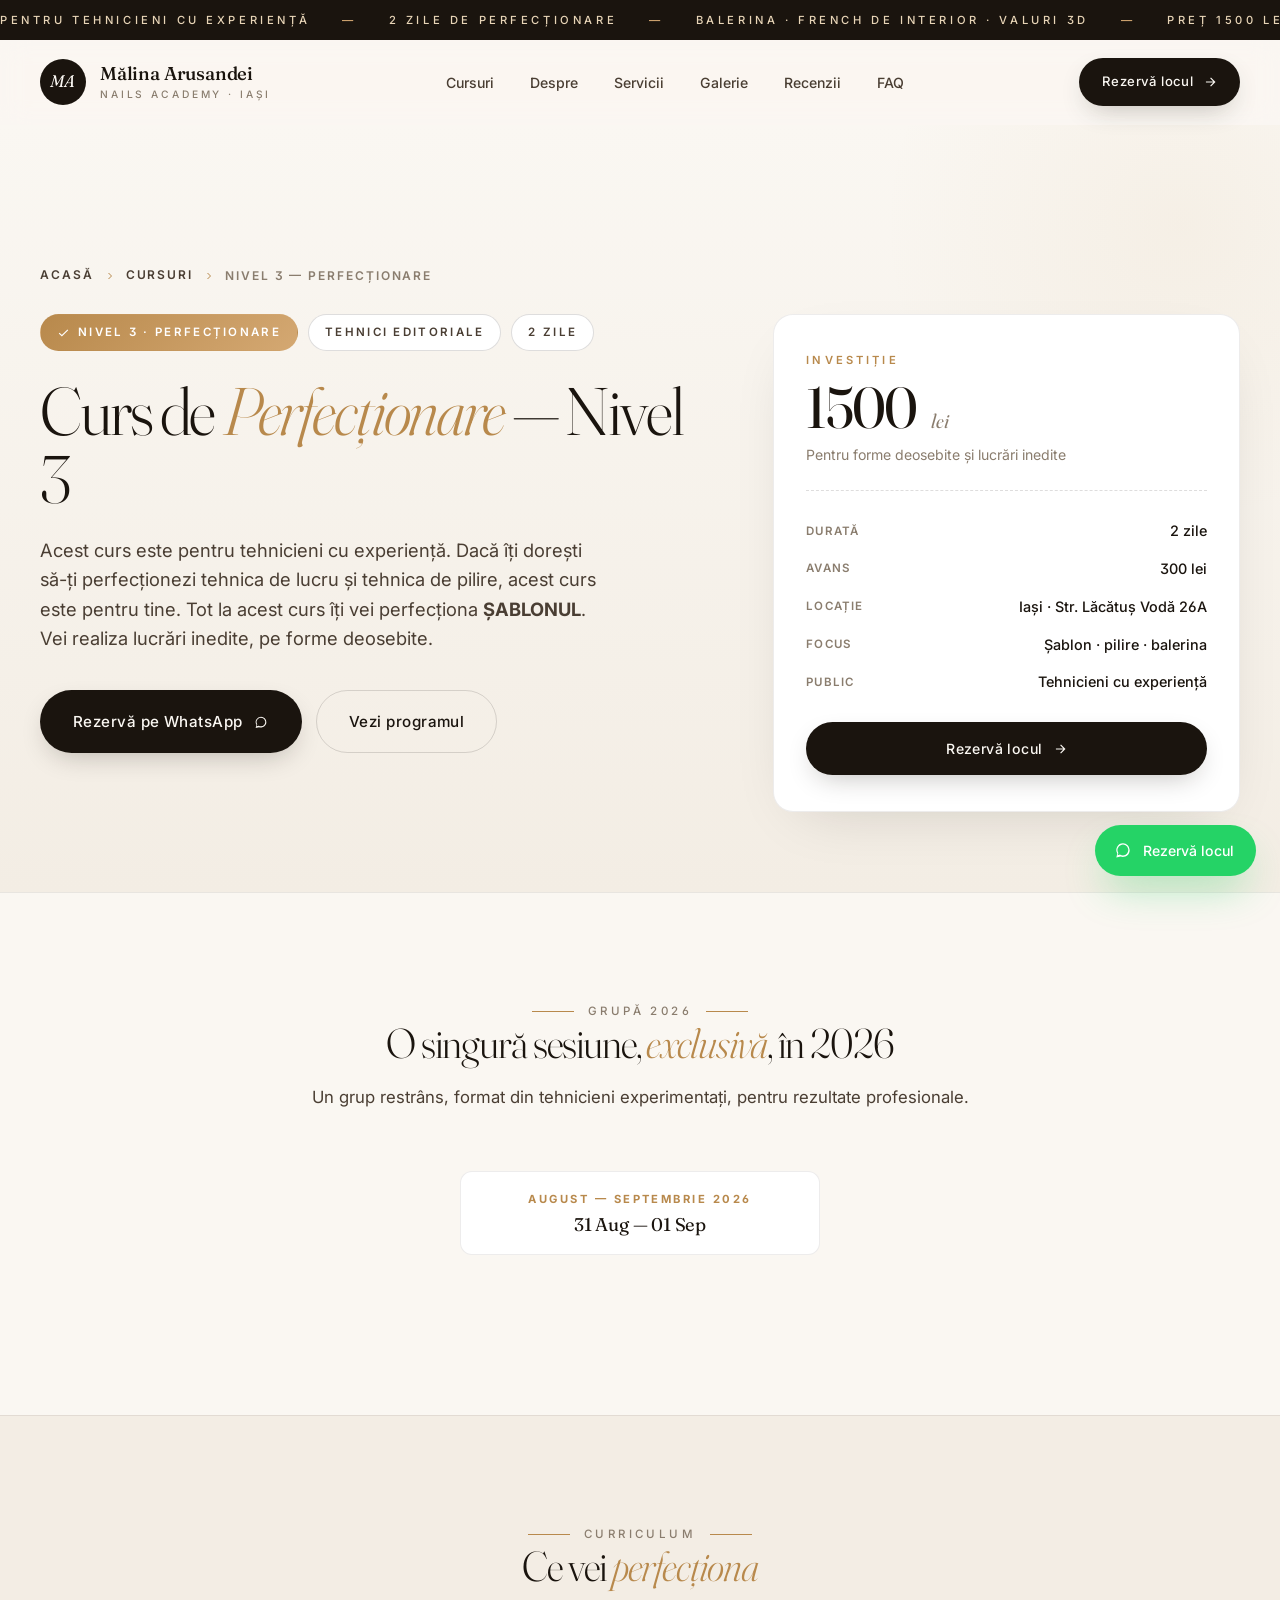
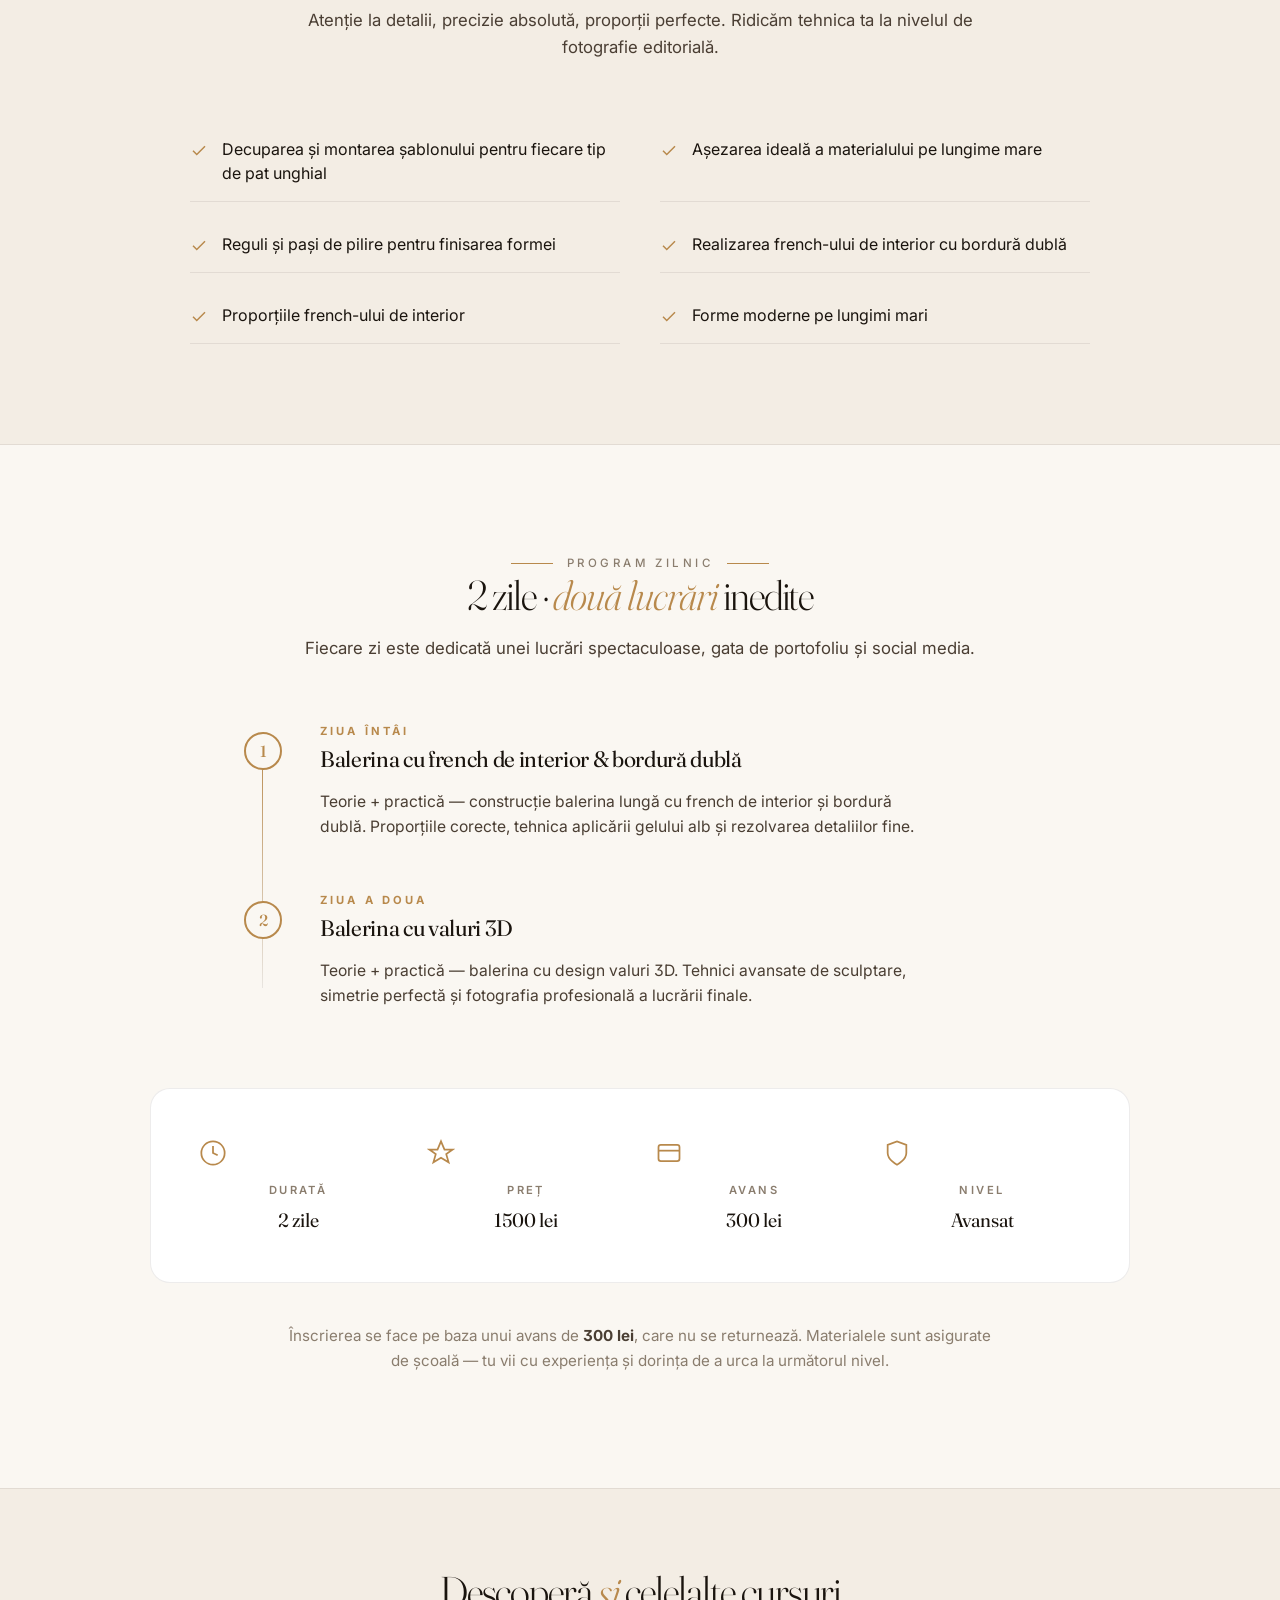
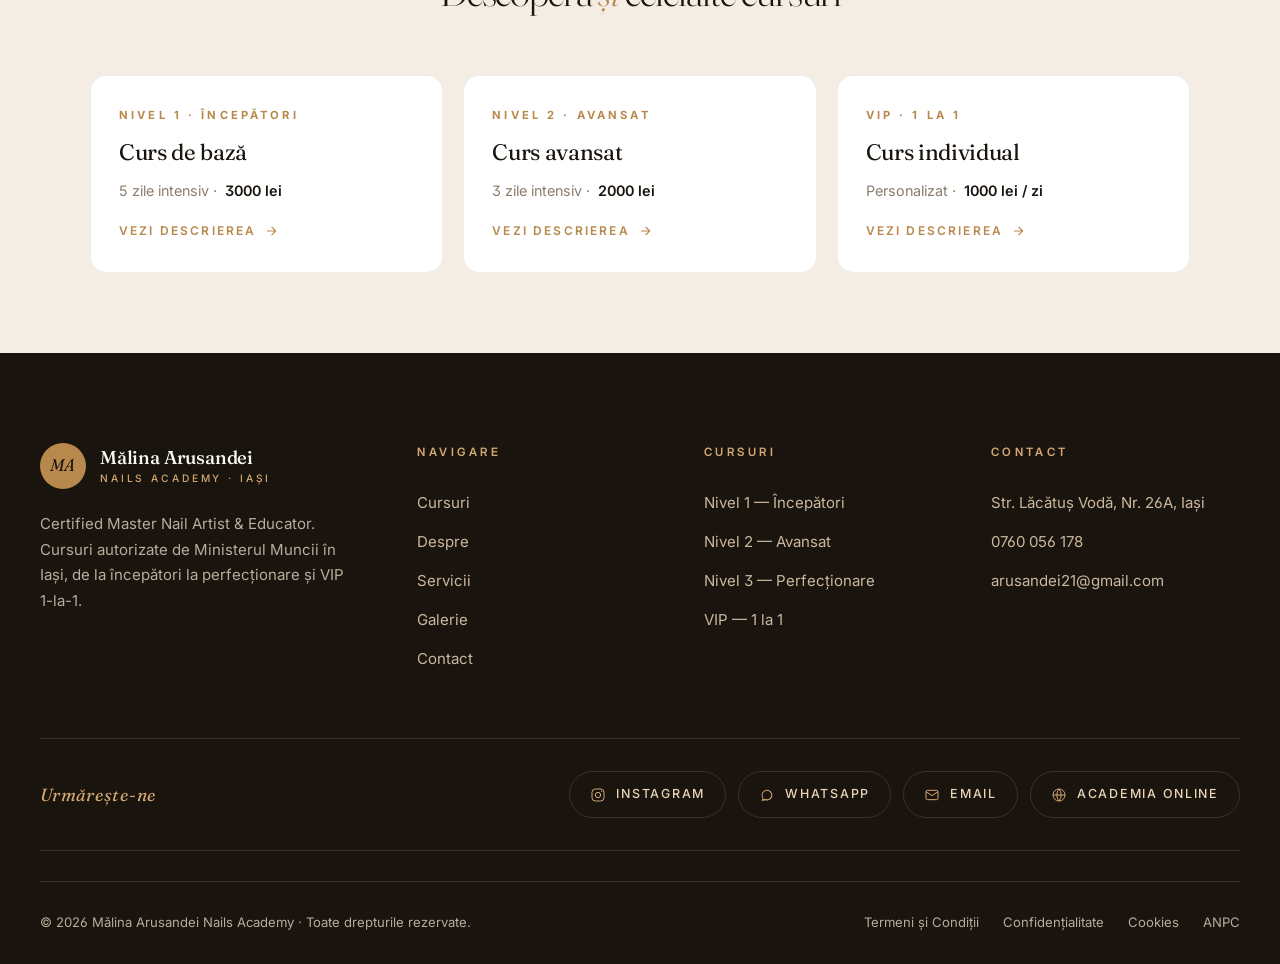
<file: curs-perfectionare-nivel-3.html>
<!DOCTYPE html>
<html lang="ro">
<head>
  <meta charset="UTF-8" />
  <meta name="viewport" content="width=device-width, initial-scale=1.0" />
  <title>Curs Perfecționare Nivel 3 — Cursuri Unghii Iași · Mălina Arusandei</title>
  <meta name="description" content="Curs Perfecționare Nivel 3 — 2 zile pentru tehnicieni cu experiență. Balerina cu french de interior și bordură dublă, valuri 3D. Preț 1500 lei, avans 300 lei. Iași." />
  <meta name="theme-color" content="#faf7f2" />

  <link rel="icon" type="image/svg+xml" href="assets/favicon.svg" />
  <link rel="preconnect" href="https://fonts.googleapis.com" />
  <link rel="preconnect" href="https://fonts.gstatic.com" crossorigin />
  <link href="https://fonts.googleapis.com/css2?family=Fraunces:ital,opsz,wght@0,9..144,300..700;1,9..144,300..700&family=Inter:wght@300;400;500;600;700&display=swap" rel="stylesheet" />
  <link rel="stylesheet" href="styles.css" />
</head>
<body>

  <div class="announcement" aria-label="Anunțuri">
    <div class="announcement__track">
      <span>Pentru tehnicieni cu experiență</span><span class="dot">—</span>
      <span>2 zile de perfecționare</span><span class="dot">—</span>
      <span>Balerina · french de interior · valuri 3D</span><span class="dot">—</span>
      <span>Preț 1500 lei · Avans 300 lei</span><span class="dot">—</span>
      <span>Pentru tehnicieni cu experiență</span><span class="dot">—</span>
      <span>2 zile de perfecționare</span><span class="dot">—</span>
      <span>Balerina · french de interior · valuri 3D</span><span class="dot">—</span>
      <span>Preț 1500 lei · Avans 300 lei</span><span class="dot">—</span>
    </div>
  </div>

  <header class="nav" id="nav">
    <div class="container nav__inner">
      <a href="index.html" class="nav__brand" aria-label="Acasă">
        <span class="brand__mark">MA</span>
        <span class="brand__text">
          <span class="brand__title">Mălina Arusandei</span>
          <span class="brand__subtitle">Nails Academy · Iași</span>
        </span>
      </a>
      <nav class="nav__links" aria-label="Meniu principal">
        <a href="index.html#cursuri">Cursuri</a>
        <a href="index.html#despre">Despre</a>
        <a href="index.html#servicii">Servicii</a>
        <a href="index.html#galerie">Galerie</a>
        <a href="index.html#testimoniale">Recenzii</a>
        <a href="index.html#faq">FAQ</a>
      </nav>
      <a href="https://wa.me/40760056178" target="_blank" rel="noopener" class="btn btn--dark nav__cta">
        <span>Rezervă locul</span>
        <svg width="14" height="14" viewBox="0 0 24 24" fill="none" stroke="currentColor" stroke-width="2"><path d="M5 12h14M13 5l7 7-7 7"/></svg>
      </a>
      <button class="nav__toggle" aria-label="Deschide meniu" aria-expanded="false">
        <span></span><span></span><span></span>
      </button>
    </div>
    <div class="nav__mobile" aria-hidden="true">
      <a href="index.html#cursuri">Cursuri</a>
      <a href="index.html#despre">Despre</a>
      <a href="index.html#servicii">Servicii</a>
      <a href="index.html#galerie">Galerie</a>
      <a href="index.html#testimoniale">Recenzii</a>
      <a href="index.html#faq">FAQ</a>
      <a href="https://wa.me/40760056178" target="_blank" rel="noopener" class="btn btn--dark">Rezervă locul</a>
    </div>
  </header>

  <section class="page-hero">
    <div class="container">
      <div class="page-hero__crumbs">
        <a href="index.html">Acasă</a>
        <svg viewBox="0 0 24 24" fill="none" stroke="currentColor" stroke-width="2"><path d="M9 6l6 6-6 6"/></svg>
        <a href="index.html#cursuri">Cursuri</a>
        <svg viewBox="0 0 24 24" fill="none" stroke="currentColor" stroke-width="2"><path d="M9 6l6 6-6 6"/></svg>
        <span>Nivel 3 — Perfecționare</span>
      </div>

      <div class="page-hero__grid">
        <div>
          <div class="page-hero__badges">
            <span class="page-hero__badge page-hero__badge--gold">
              <svg viewBox="0 0 24 24" fill="none" stroke="currentColor" stroke-width="2"><path d="M20 7L9 18l-5-5"/></svg>
              Nivel 3 · Perfecționare
            </span>
            <span class="page-hero__badge">Tehnici editoriale</span>
            <span class="page-hero__badge">2 zile</span>
          </div>

          <h1>Curs de <em>Perfecționare</em> — Nivel 3</h1>

          <p class="page-hero__lede">
            Acest curs este pentru tehnicieni cu experiență. Dacă îți dorești să-ți perfecționezi
            tehnica de lucru și tehnica de pilire, acest curs este pentru tine. Tot la acest curs
            îți vei perfecționa <strong>ȘABLONUL</strong>. Vei realiza lucrări inedite, pe forme
            deosebite.
          </p>

          <div class="page-hero__ctas">
            <a href="https://wa.me/40760056178?text=Salut!%20Vreau%20sa%20ma%20inscriu%20la%20Cursul%20de%20Perfectionare%20Nivel%203." target="_blank" rel="noopener" class="btn btn--dark btn--lg">
              <span>Rezervă pe WhatsApp</span>
              <svg width="16" height="16" viewBox="0 0 24 24" fill="currentColor"><path d="M17.6 6.3A7.9 7.9 0 0 0 12 4a8 8 0 0 0-6.8 12.2L4 21l5-1.3A8 8 0 0 0 20 12a7.9 7.9 0 0 0-2.4-5.7zM12 18.5a6.5 6.5 0 0 1-3.3-.9l-.2-.1-2.9.8.8-2.8-.2-.3a6.5 6.5 0 1 1 5.8 3.3z"/></svg>
            </a>
            <a href="#program" class="btn btn--ghost btn--lg">
              <span>Vezi programul</span>
            </a>
          </div>
        </div>

        <aside class="pricecard">
          <div class="pricecard__label">Investiție</div>
          <div class="pricecard__value">1500 <small>lei</small></div>
          <div class="pricecard__sub">Pentru forme deosebite și lucrări inedite</div>
          <dl class="pricecard__rows">
            <div class="pricecard__row"><dt>Durată</dt><dd>2 zile</dd></div>
            <div class="pricecard__row"><dt>Avans</dt><dd>300 lei</dd></div>
            <div class="pricecard__row"><dt>Locație</dt><dd>Iași · Str. Lăcătuș Vodă 26A</dd></div>
            <div class="pricecard__row"><dt>Focus</dt><dd>Șablon · pilire · balerina</dd></div>
            <div class="pricecard__row"><dt>Public</dt><dd>Tehnicieni cu experiență</dd></div>
          </dl>
          <a href="https://wa.me/40760056178?text=Salut!%20Vreau%20sa%20rezerv%20loc%20la%20Cursul%20de%20Perfectionare%20Nivel%203." target="_blank" rel="noopener" class="btn btn--dark">
            <span>Rezervă locul</span>
            <svg width="14" height="14" viewBox="0 0 24 24" fill="none" stroke="currentColor" stroke-width="2"><path d="M5 12h14M13 5l7 7-7 7"/></svg>
          </a>
        </aside>
      </div>
    </div>
  </section>

  <section class="section course-detail">
    <div class="container">
      <div class="course-detail__head">
        <div class="eyebrow" style="justify-content:center">
          <span class="eyebrow__line"></span>
          <span>Grupă 2026</span>
          <span class="eyebrow__line"></span>
        </div>
        <h2>O singură sesiune, <em>exclusivă</em>, în 2026</h2>
        <p>Un grup restrâns, format din tehnicieni experimentați, pentru rezultate profesionale.</p>
      </div>

      <div class="dates-grid" style="grid-template-columns:1fr;max-width:360px">
        <div class="date-card"><div class="date-card__month">August — Septembrie 2026</div><div class="date-card__days">31 Aug — 01 Sep</div></div>
      </div>
    </div>
  </section>

  <section class="section course-detail" style="background:var(--bg-soft);border-top:1px solid var(--line);border-bottom:1px solid var(--line)">
    <div class="container">
      <div class="course-detail__head">
        <div class="eyebrow" style="justify-content:center">
          <span class="eyebrow__line"></span>
          <span>Curriculum</span>
          <span class="eyebrow__line"></span>
        </div>
        <h2>Ce vei <em>perfecționa</em></h2>
        <p>Atenție la detalii, precizie absolută, proporții perfecte. Ridicăm tehnica ta la nivelul de fotografie editorială.</p>
      </div>

      <ul class="learn-list">
        <li><svg viewBox="0 0 24 24" fill="none" stroke="currentColor" stroke-width="2"><path d="M20 7L9 18l-5-5"/></svg>Decuparea și montarea șablonului pentru fiecare tip de pat unghial</li>
        <li><svg viewBox="0 0 24 24" fill="none" stroke="currentColor" stroke-width="2"><path d="M20 7L9 18l-5-5"/></svg>Așezarea ideală a materialului pe lungime mare</li>
        <li><svg viewBox="0 0 24 24" fill="none" stroke="currentColor" stroke-width="2"><path d="M20 7L9 18l-5-5"/></svg>Reguli și pași de pilire pentru finisarea formei</li>
        <li><svg viewBox="0 0 24 24" fill="none" stroke="currentColor" stroke-width="2"><path d="M20 7L9 18l-5-5"/></svg>Realizarea french-ului de interior cu bordură dublă</li>
        <li><svg viewBox="0 0 24 24" fill="none" stroke="currentColor" stroke-width="2"><path d="M20 7L9 18l-5-5"/></svg>Proporțiile french-ului de interior</li>
        <li><svg viewBox="0 0 24 24" fill="none" stroke="currentColor" stroke-width="2"><path d="M20 7L9 18l-5-5"/></svg>Forme moderne pe lungimi mari</li>
      </ul>
    </div>
  </section>

  <section class="section course-detail" id="program">
    <div class="container">
      <div class="course-detail__head">
        <div class="eyebrow" style="justify-content:center">
          <span class="eyebrow__line"></span>
          <span>Program zilnic</span>
          <span class="eyebrow__line"></span>
        </div>
        <h2>2 zile · <em>două lucrări</em> inedite</h2>
        <p>Fiecare zi este dedicată unei lucrări spectaculoase, gata de portofoliu și social media.</p>
      </div>

      <div class="timeline">
        <div class="timeline__item">
          <div class="timeline__dot">1</div>
          <div class="timeline__day">Ziua întâi</div>
          <h3 class="timeline__title">Balerina cu french de interior &amp; bordură dublă</h3>
          <p class="timeline__text">Teorie + practică — construcție balerina lungă cu french de interior și bordură dublă. Proporțiile corecte, tehnica aplicării gelului alb și rezolvarea detaliilor fine.</p>
        </div>

        <div class="timeline__item">
          <div class="timeline__dot">2</div>
          <div class="timeline__day">Ziua a doua</div>
          <h3 class="timeline__title">Balerina cu valuri 3D</h3>
          <p class="timeline__text">Teorie + practică — balerina cu design valuri 3D. Tehnici avansate de sculptare, simetrie perfectă și fotografia profesională a lucrării finale.</p>
        </div>
      </div>

      <div class="conditions">
        <div class="conditions__grid">
          <div class="conditions__item">
            <svg viewBox="0 0 24 24" fill="none" stroke="currentColor" stroke-width="1.5"><circle cx="12" cy="12" r="10"/><polyline points="12 6 12 12 16 14"/></svg>
            <div class="conditions__label">Durată</div>
            <div class="conditions__value">2 zile</div>
          </div>
          <div class="conditions__item">
            <svg viewBox="0 0 24 24" fill="none" stroke="currentColor" stroke-width="1.5"><path d="M12 2l3 7h7l-5.5 4 2 7L12 16l-6.5 4 2-7L2 9h7z"/></svg>
            <div class="conditions__label">Preț</div>
            <div class="conditions__value">1500 lei</div>
          </div>
          <div class="conditions__item">
            <svg viewBox="0 0 24 24" fill="none" stroke="currentColor" stroke-width="1.5"><rect x="3" y="5" width="18" height="14" rx="2"/><path d="M3 10h18"/></svg>
            <div class="conditions__label">Avans</div>
            <div class="conditions__value">300 lei</div>
          </div>
          <div class="conditions__item">
            <svg viewBox="0 0 24 24" fill="none" stroke="currentColor" stroke-width="1.5"><path d="M12 22s8-4 8-10V5l-8-3-8 3v7c0 6 8 10 8 10z"/></svg>
            <div class="conditions__label">Nivel</div>
            <div class="conditions__value">Avansat</div>
          </div>
        </div>
      </div>

      <p style="text-align:center;margin-top:40px;color:var(--ink-3);font-size:0.95rem;max-width:720px;margin-left:auto;margin-right:auto">
        Înscrierea se face pe baza unui avans de <strong style="color:var(--ink-2)">300 lei</strong>, care nu se returnează. Materialele sunt asigurate de școală — tu vii cu experiența și dorința de a urca la următorul nivel.
      </p>
    </div>
  </section>

  <section class="other-courses">
    <div class="container">
      <div class="course-detail__head">
        <h2>Descoperă <em>și</em> celelalte cursuri</h2>
      </div>
      <div class="other-courses__grid">
        <a href="curs-nivel-1-incepatori.html" class="other-course">
          <div class="other-course__level">Nivel 1 · Începători</div>
          <div class="other-course__title">Curs de bază</div>
          <div class="other-course__price">5 zile intensiv · <strong>3000 lei</strong></div>
          <span class="other-course__arrow">Vezi descrierea <svg width="14" height="14" viewBox="0 0 24 24" fill="none" stroke="currentColor" stroke-width="2"><path d="M5 12h14M13 5l7 7-7 7"/></svg></span>
        </a>
        <a href="curs-nivel-2-avansat.html" class="other-course">
          <div class="other-course__level">Nivel 2 · Avansat</div>
          <div class="other-course__title">Curs avansat</div>
          <div class="other-course__price">3 zile intensiv · <strong>2000 lei</strong></div>
          <span class="other-course__arrow">Vezi descrierea <svg width="14" height="14" viewBox="0 0 24 24" fill="none" stroke="currentColor" stroke-width="2"><path d="M5 12h14M13 5l7 7-7 7"/></svg></span>
        </a>
        <a href="curs-vip-individual.html" class="other-course">
          <div class="other-course__level">VIP · 1 la 1</div>
          <div class="other-course__title">Curs individual</div>
          <div class="other-course__price">Personalizat · <strong>1000 lei / zi</strong></div>
          <span class="other-course__arrow">Vezi descrierea <svg width="14" height="14" viewBox="0 0 24 24" fill="none" stroke="currentColor" stroke-width="2"><path d="M5 12h14M13 5l7 7-7 7"/></svg></span>
        </a>
      </div>
    </div>
  </section>

  <footer class="footer">
    <div class="container">
      <div class="footer__inner">
        <div class="footer__brand">
          <a href="index.html" class="nav__brand">
            <span class="brand__mark">MA</span>
            <span class="brand__text">
              <span class="brand__title">Mălina Arusandei</span>
              <span class="brand__subtitle">Nails Academy · Iași</span>
            </span>
          </a>
          <p>Certified Master Nail Artist &amp; Educator. Cursuri autorizate de Ministerul Muncii în Iași, de la începători la perfecționare și VIP 1-la-1.</p>
        </div>
        <div class="footer__col">
          <h4>Navigare</h4>
          <a href="index.html#cursuri">Cursuri</a>
          <a href="index.html#despre">Despre</a>
          <a href="index.html#servicii">Servicii</a>
          <a href="index.html#galerie">Galerie</a>
          <a href="index.html#contact">Contact</a>
        </div>
        <div class="footer__col">
          <h4>Cursuri</h4>
          <a href="curs-nivel-1-incepatori.html">Nivel 1 — Începători</a>
          <a href="curs-nivel-2-avansat.html">Nivel 2 — Avansat</a>
          <a href="curs-perfectionare-nivel-3.html">Nivel 3 — Perfecționare</a>
          <a href="curs-vip-individual.html">VIP — 1 la 1</a>
        </div>
        <div class="footer__col">
          <h4>Contact</h4>
          <span>Str. Lăcătuș Vodă, Nr. 26A, Iași</span>
          <a href="tel:+40760056178">0760 056 178</a>
          <a href="mailto:arusandei21@gmail.com">arusandei21@gmail.com</a>
        </div>
      </div>

      <div class="footer__socials" aria-label="Urmărește-ne">
        <span class="footer__socials-label">Urmărește-ne</span>
        <div class="footer__socials-row">
          <a href="https://www.instagram.com/malina.arusandei_nail_trainer/" target="_blank" rel="noopener" class="footer__social"><svg viewBox="0 0 24 24" fill="none" stroke="currentColor" stroke-width="1.5"><rect x="3" y="3" width="18" height="18" rx="5"/><circle cx="12" cy="12" r="4"/><circle cx="17.5" cy="6.5" r="1" fill="currentColor" stroke="none"/></svg><span>Instagram</span></a>
          <a href="https://wa.me/40760056178" target="_blank" rel="noopener" class="footer__social"><svg viewBox="0 0 24 24" fill="currentColor"><path d="M17.6 6.3A7.9 7.9 0 0 0 12 4a8 8 0 0 0-6.8 12.2L4 21l5-1.3A8 8 0 0 0 20 12a7.9 7.9 0 0 0-2.4-5.7zM12 18.5a6.5 6.5 0 0 1-3.3-.9l-.2-.1-2.9.8.8-2.8-.2-.3a6.5 6.5 0 1 1 5.8 3.3z"/></svg><span>WhatsApp</span></a>
          <a href="mailto:arusandei21@gmail.com" class="footer__social"><svg viewBox="0 0 24 24" fill="none" stroke="currentColor" stroke-width="1.5"><rect x="3" y="5" width="18" height="14" rx="2"/><path d="M3 7l9 6 9-6"/></svg><span>Email</span></a>
          <a href="https://malina-nails.com/" target="_blank" rel="noopener" class="footer__social"><svg viewBox="0 0 24 24" fill="none" stroke="currentColor" stroke-width="1.5"><circle cx="12" cy="12" r="9"/><path d="M3 12h18M12 3a14 14 0 0 1 0 18M12 3a14 14 0 0 0 0 18"/></svg><span>Academia online</span></a>
        </div>
      </div>

      <div class="footer__bottom">
        <span>© <span id="year"></span> Mălina Arusandei Nails Academy · Toate drepturile rezervate.</span>
        <div class="footer__legal">
          <a href="#">Termeni și Condiții</a>
          <a href="#">Confidențialitate</a>
          <a href="#">Cookies</a>
          <a href="https://anpc.ro/" target="_blank" rel="noopener">ANPC</a>
        </div>
      </div>
    </div>
  </footer>

  <a href="https://wa.me/40760056178" class="fab" aria-label="WhatsApp" target="_blank" rel="noopener">
    <svg viewBox="0 0 24 24" fill="currentColor"><path d="M17.6 6.3A7.9 7.9 0 0 0 12 4a8 8 0 0 0-6.8 12.2L4 21l5-1.3A8 8 0 0 0 20 12a7.9 7.9 0 0 0-2.4-5.7zM12 18.5a6.5 6.5 0 0 1-3.3-.9l-.2-.1-2.9.8.8-2.8-.2-.3a6.5 6.5 0 1 1 5.8 3.3z"/></svg>
    <span>Rezervă locul</span>
  </a>

  <script src="script.js"></script>
</body>
</html>
</file>
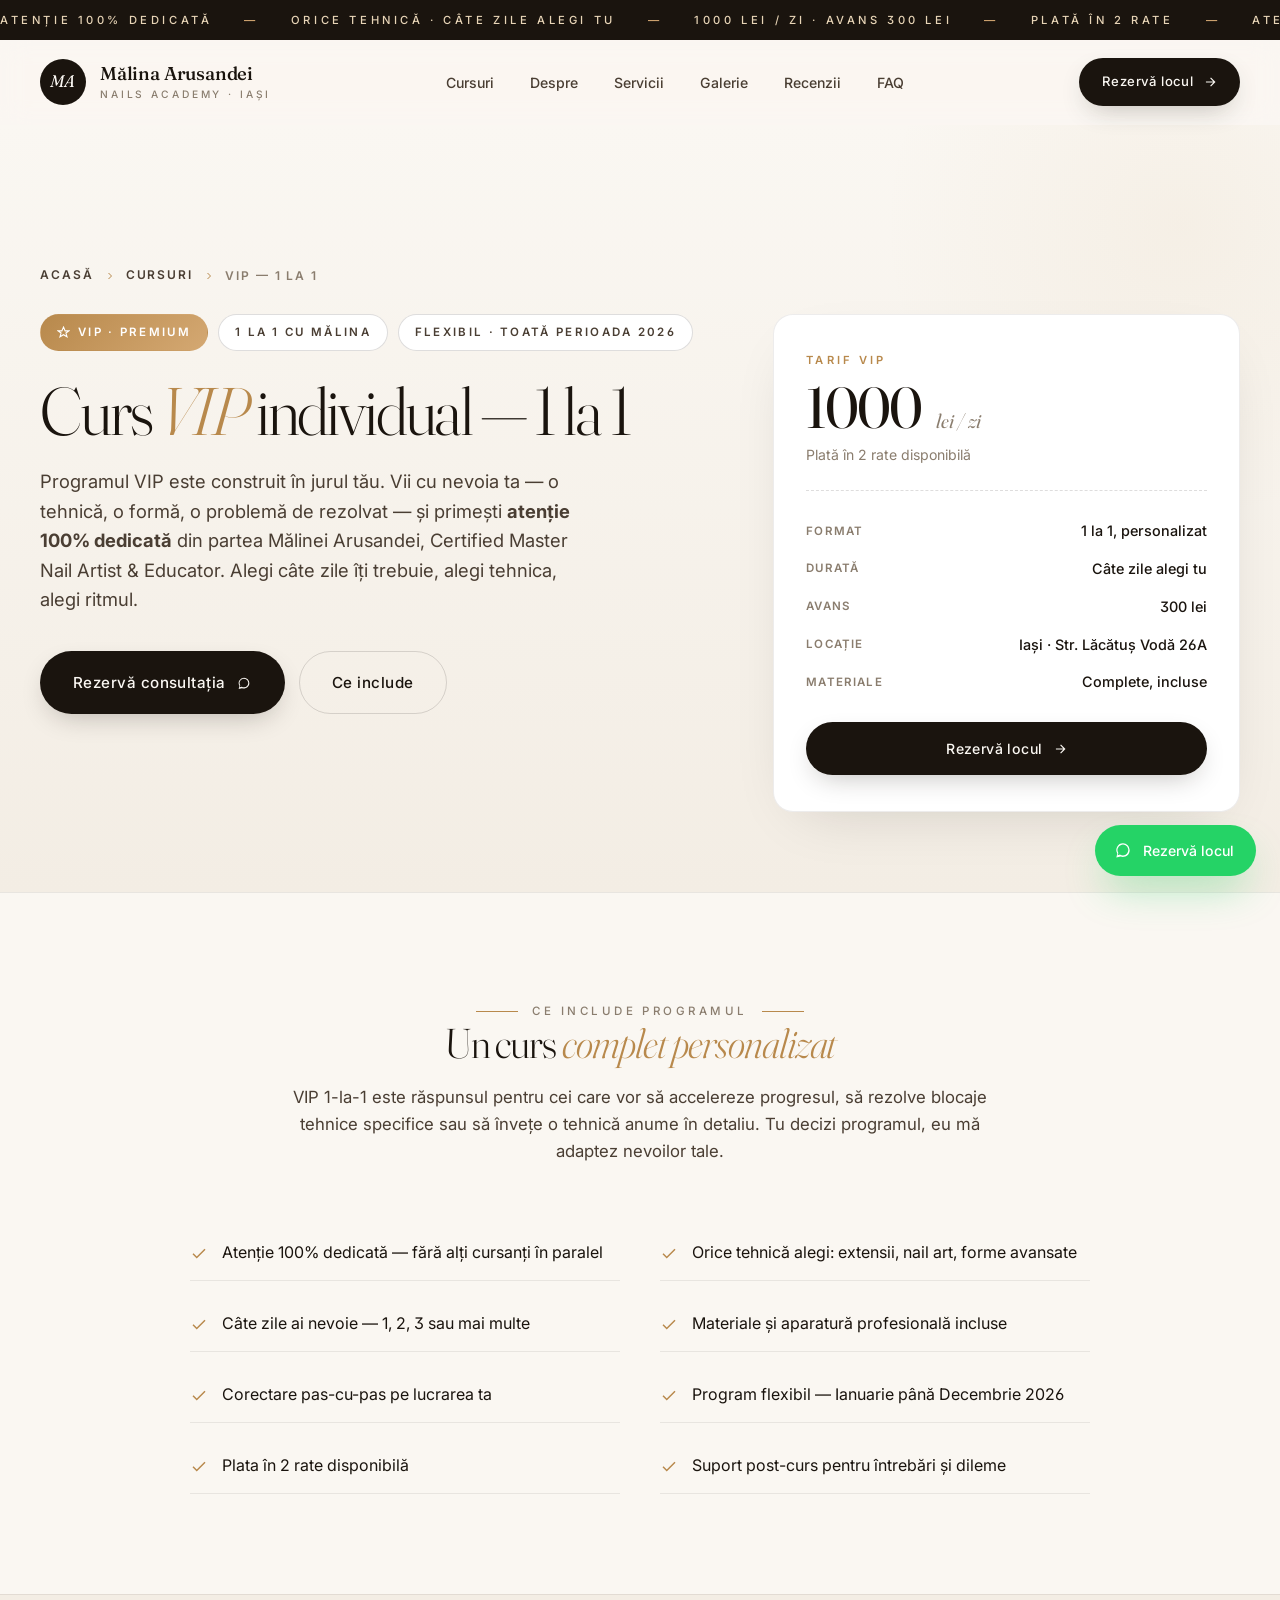
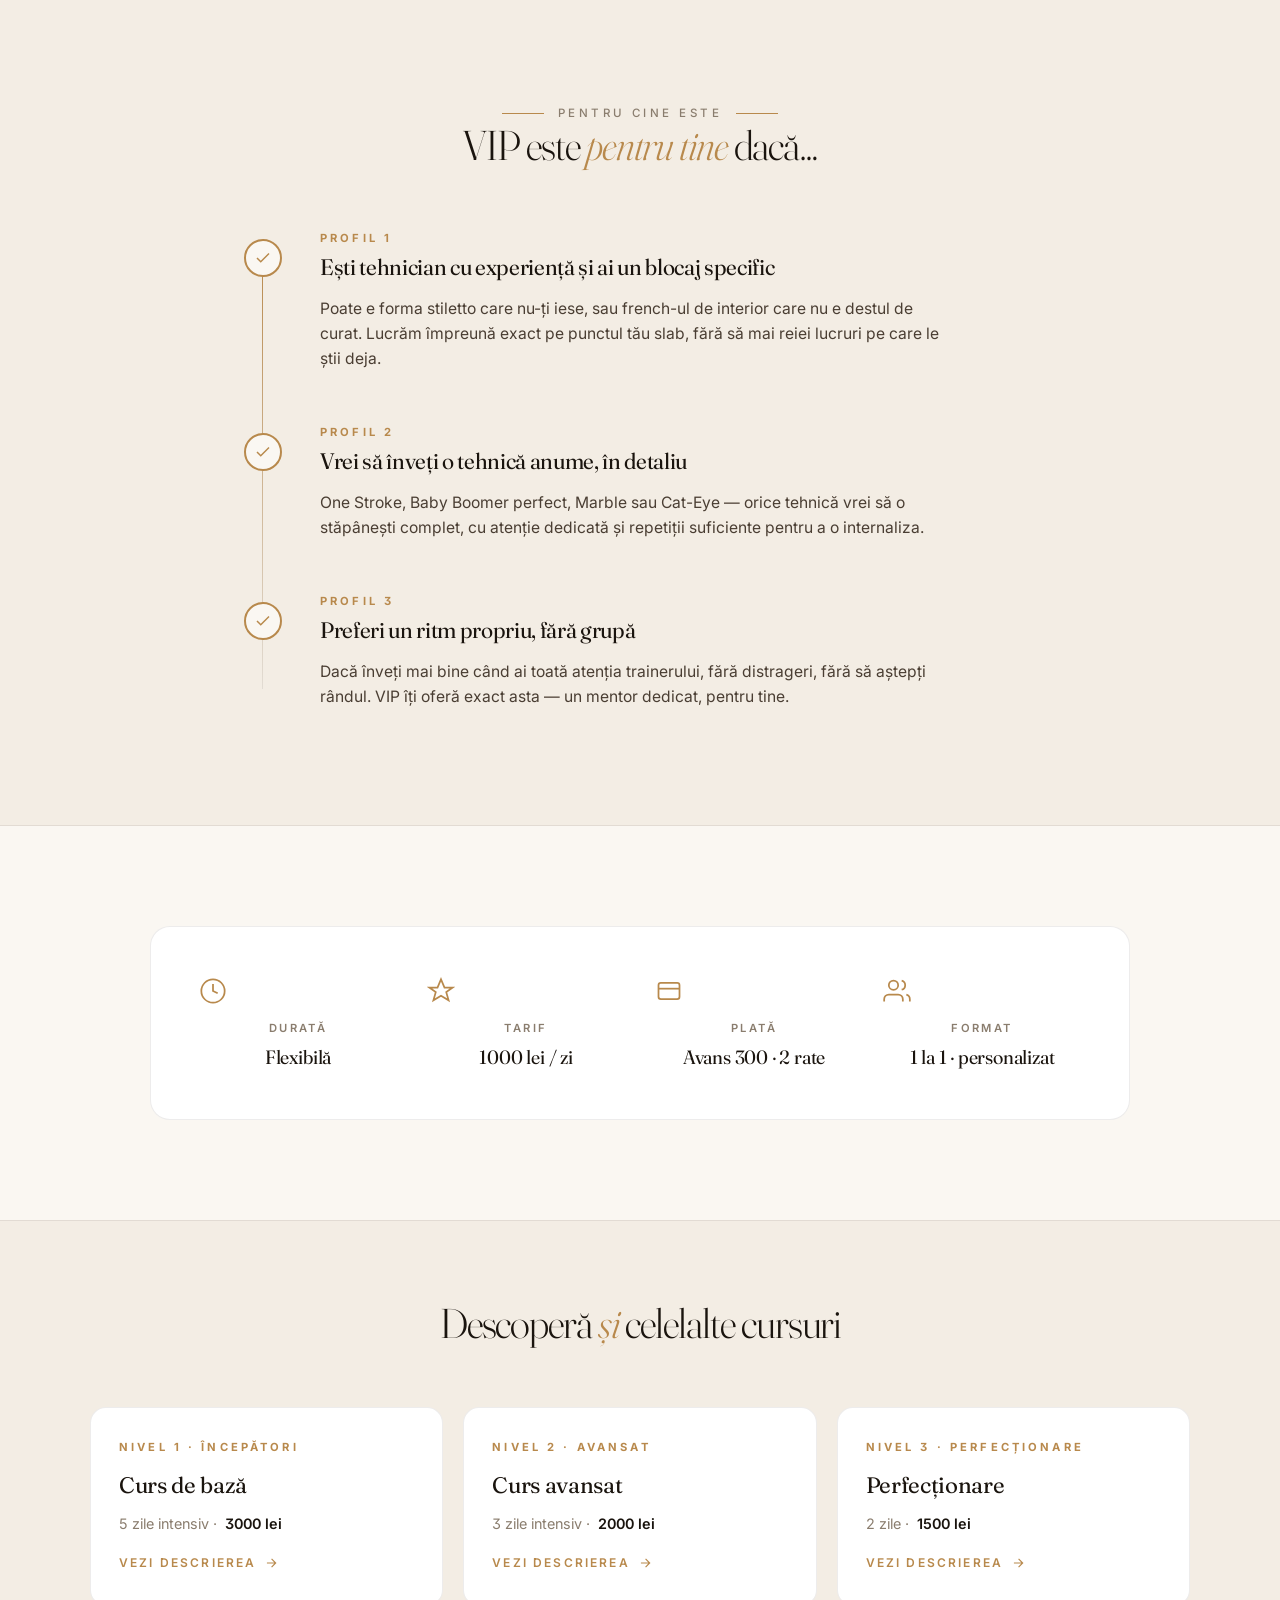
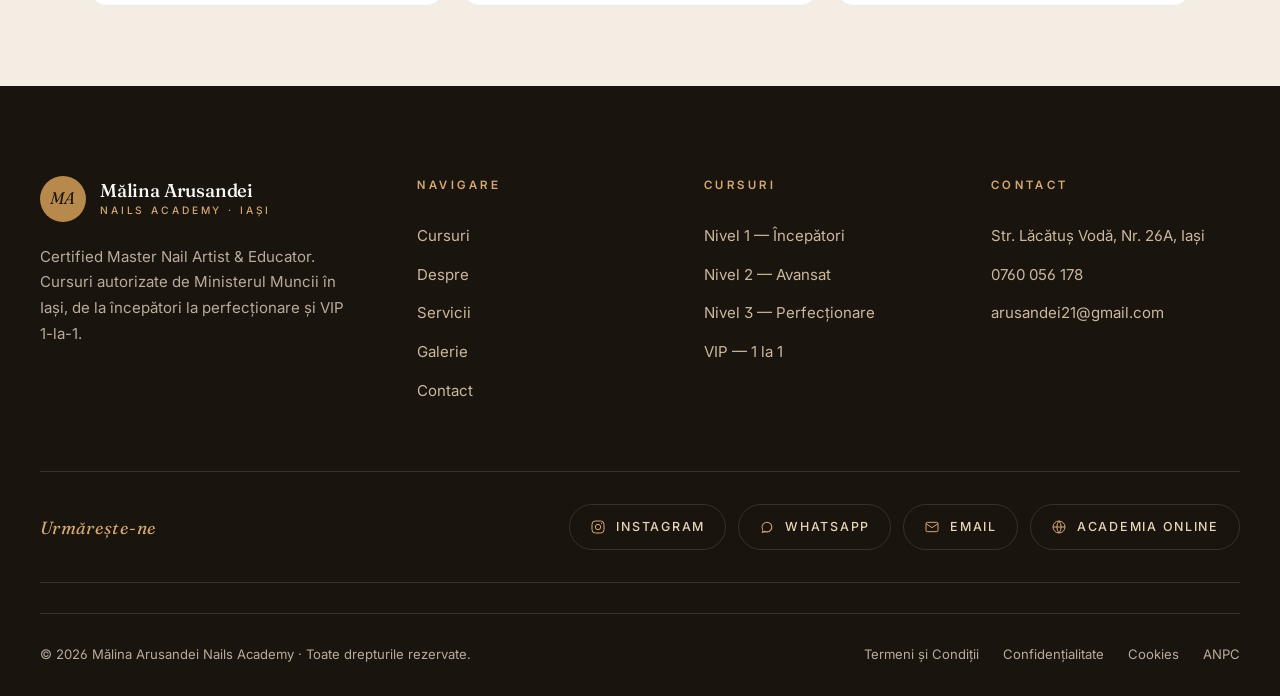
<file: curs-vip-individual.html>
<!DOCTYPE html>
<html lang="ro">
<head>
  <meta charset="UTF-8" />
  <meta name="viewport" content="width=device-width, initial-scale=1.0" />
  <title>Curs VIP 1 la 1 — Cursuri Unghii Iași · Mălina Arusandei</title>
  <meta name="description" content="Curs VIP individual 1-la-1 cu Mălina Arusandei — atenție 100% dedicată, orice tehnică, câte zile alegi tu. 1000 lei/zi, avans 300 lei, plată în 2 rate. Iași." />
  <meta name="theme-color" content="#faf7f2" />

  <link rel="icon" type="image/svg+xml" href="assets/favicon.svg" />
  <link rel="preconnect" href="https://fonts.googleapis.com" />
  <link rel="preconnect" href="https://fonts.gstatic.com" crossorigin />
  <link href="https://fonts.googleapis.com/css2?family=Fraunces:ital,opsz,wght@0,9..144,300..700;1,9..144,300..700&family=Inter:wght@300;400;500;600;700&display=swap" rel="stylesheet" />
  <link rel="stylesheet" href="styles.css" />
</head>
<body>

  <div class="announcement" aria-label="Anunțuri">
    <div class="announcement__track">
      <span>Atenție 100% dedicată</span><span class="dot">—</span>
      <span>Orice tehnică · câte zile alegi tu</span><span class="dot">—</span>
      <span>1000 lei / zi · Avans 300 lei</span><span class="dot">—</span>
      <span>Plată în 2 rate</span><span class="dot">—</span>
      <span>Atenție 100% dedicată</span><span class="dot">—</span>
      <span>Orice tehnică · câte zile alegi tu</span><span class="dot">—</span>
      <span>1000 lei / zi · Avans 300 lei</span><span class="dot">—</span>
      <span>Plată în 2 rate</span><span class="dot">—</span>
    </div>
  </div>

  <header class="nav" id="nav">
    <div class="container nav__inner">
      <a href="index.html" class="nav__brand" aria-label="Acasă">
        <span class="brand__mark">MA</span>
        <span class="brand__text">
          <span class="brand__title">Mălina Arusandei</span>
          <span class="brand__subtitle">Nails Academy · Iași</span>
        </span>
      </a>
      <nav class="nav__links" aria-label="Meniu principal">
        <a href="index.html#cursuri">Cursuri</a>
        <a href="index.html#despre">Despre</a>
        <a href="index.html#servicii">Servicii</a>
        <a href="index.html#galerie">Galerie</a>
        <a href="index.html#testimoniale">Recenzii</a>
        <a href="index.html#faq">FAQ</a>
      </nav>
      <a href="https://wa.me/40760056178" target="_blank" rel="noopener" class="btn btn--dark nav__cta">
        <span>Rezervă locul</span>
        <svg width="14" height="14" viewBox="0 0 24 24" fill="none" stroke="currentColor" stroke-width="2"><path d="M5 12h14M13 5l7 7-7 7"/></svg>
      </a>
      <button class="nav__toggle" aria-label="Deschide meniu" aria-expanded="false">
        <span></span><span></span><span></span>
      </button>
    </div>
    <div class="nav__mobile" aria-hidden="true">
      <a href="index.html#cursuri">Cursuri</a>
      <a href="index.html#despre">Despre</a>
      <a href="index.html#servicii">Servicii</a>
      <a href="index.html#galerie">Galerie</a>
      <a href="index.html#testimoniale">Recenzii</a>
      <a href="index.html#faq">FAQ</a>
      <a href="https://wa.me/40760056178" target="_blank" rel="noopener" class="btn btn--dark">Rezervă locul</a>
    </div>
  </header>

  <section class="page-hero">
    <div class="container">
      <div class="page-hero__crumbs">
        <a href="index.html">Acasă</a>
        <svg viewBox="0 0 24 24" fill="none" stroke="currentColor" stroke-width="2"><path d="M9 6l6 6-6 6"/></svg>
        <a href="index.html#cursuri">Cursuri</a>
        <svg viewBox="0 0 24 24" fill="none" stroke="currentColor" stroke-width="2"><path d="M9 6l6 6-6 6"/></svg>
        <span>VIP — 1 la 1</span>
      </div>

      <div class="page-hero__grid">
        <div>
          <div class="page-hero__badges">
            <span class="page-hero__badge page-hero__badge--gold">
              <svg viewBox="0 0 24 24" fill="none" stroke="currentColor" stroke-width="2"><path d="M12 2l3 7h7l-5.5 4 2 7L12 16l-6.5 4 2-7L2 9h7z"/></svg>
              VIP · Premium
            </span>
            <span class="page-hero__badge">1 la 1 cu Mălina</span>
            <span class="page-hero__badge">Flexibil · toată perioada 2026</span>
          </div>

          <h1>Curs <em>VIP</em> individual — 1 la 1</h1>

          <p class="page-hero__lede">
            Programul VIP este construit în jurul tău. Vii cu nevoia ta — o tehnică, o formă, o
            problemă de rezolvat — și primești <strong>atenție 100% dedicată</strong> din partea
            Mălinei Arusandei, Certified Master Nail Artist &amp; Educator. Alegi câte zile îți
            trebuie, alegi tehnica, alegi ritmul.
          </p>

          <div class="page-hero__ctas">
            <a href="https://wa.me/40760056178?text=Salut!%20Vreau%20sa%20discutam%20despre%20Cursul%20VIP%201-la-1." target="_blank" rel="noopener" class="btn btn--dark btn--lg">
              <span>Rezervă consultația</span>
              <svg width="16" height="16" viewBox="0 0 24 24" fill="currentColor"><path d="M17.6 6.3A7.9 7.9 0 0 0 12 4a8 8 0 0 0-6.8 12.2L4 21l5-1.3A8 8 0 0 0 20 12a7.9 7.9 0 0 0-2.4-5.7zM12 18.5a6.5 6.5 0 0 1-3.3-.9l-.2-.1-2.9.8.8-2.8-.2-.3a6.5 6.5 0 1 1 5.8 3.3z"/></svg>
            </a>
            <a href="#detalii" class="btn btn--ghost btn--lg">
              <span>Ce include</span>
            </a>
          </div>
        </div>

        <aside class="pricecard">
          <div class="pricecard__label">Tarif VIP</div>
          <div class="pricecard__value">1000 <small>lei / zi</small></div>
          <div class="pricecard__sub">Plată în 2 rate disponibilă</div>
          <dl class="pricecard__rows">
            <div class="pricecard__row"><dt>Format</dt><dd>1 la 1, personalizat</dd></div>
            <div class="pricecard__row"><dt>Durată</dt><dd>Câte zile alegi tu</dd></div>
            <div class="pricecard__row"><dt>Avans</dt><dd>300 lei</dd></div>
            <div class="pricecard__row"><dt>Locație</dt><dd>Iași · Str. Lăcătuș Vodă 26A</dd></div>
            <div class="pricecard__row"><dt>Materiale</dt><dd>Complete, incluse</dd></div>
          </dl>
          <a href="https://wa.me/40760056178?text=Salut!%20As%20dori%20sa%20rezerv%20loc%20la%20Cursul%20VIP%201-la-1." target="_blank" rel="noopener" class="btn btn--dark">
            <span>Rezervă locul</span>
            <svg width="14" height="14" viewBox="0 0 24 24" fill="none" stroke="currentColor" stroke-width="2"><path d="M5 12h14M13 5l7 7-7 7"/></svg>
          </a>
        </aside>
      </div>
    </div>
  </section>

  <section class="section course-detail" id="detalii">
    <div class="container">
      <div class="course-detail__head">
        <div class="eyebrow" style="justify-content:center">
          <span class="eyebrow__line"></span>
          <span>Ce include programul</span>
          <span class="eyebrow__line"></span>
        </div>
        <h2>Un curs <em>complet personalizat</em></h2>
        <p>VIP 1-la-1 este răspunsul pentru cei care vor să accelereze progresul, să rezolve blocaje tehnice specifice sau să învețe o tehnică anume în detaliu. Tu decizi programul, eu mă adaptez nevoilor tale.</p>
      </div>

      <ul class="learn-list">
        <li><svg viewBox="0 0 24 24" fill="none" stroke="currentColor" stroke-width="2"><path d="M20 7L9 18l-5-5"/></svg>Atenție 100% dedicată — fără alți cursanți în paralel</li>
        <li><svg viewBox="0 0 24 24" fill="none" stroke="currentColor" stroke-width="2"><path d="M20 7L9 18l-5-5"/></svg>Orice tehnică alegi: extensii, nail art, forme avansate</li>
        <li><svg viewBox="0 0 24 24" fill="none" stroke="currentColor" stroke-width="2"><path d="M20 7L9 18l-5-5"/></svg>Câte zile ai nevoie — 1, 2, 3 sau mai multe</li>
        <li><svg viewBox="0 0 24 24" fill="none" stroke="currentColor" stroke-width="2"><path d="M20 7L9 18l-5-5"/></svg>Materiale și aparatură profesională incluse</li>
        <li><svg viewBox="0 0 24 24" fill="none" stroke="currentColor" stroke-width="2"><path d="M20 7L9 18l-5-5"/></svg>Corectare pas-cu-pas pe lucrarea ta</li>
        <li><svg viewBox="0 0 24 24" fill="none" stroke="currentColor" stroke-width="2"><path d="M20 7L9 18l-5-5"/></svg>Program flexibil — Ianuarie până Decembrie 2026</li>
        <li><svg viewBox="0 0 24 24" fill="none" stroke="currentColor" stroke-width="2"><path d="M20 7L9 18l-5-5"/></svg>Plata în 2 rate disponibilă</li>
        <li><svg viewBox="0 0 24 24" fill="none" stroke="currentColor" stroke-width="2"><path d="M20 7L9 18l-5-5"/></svg>Suport post-curs pentru întrebări și dileme</li>
      </ul>
    </div>
  </section>

  <section class="section course-detail" style="background:var(--bg-soft);border-top:1px solid var(--line);border-bottom:1px solid var(--line)">
    <div class="container">
      <div class="course-detail__head">
        <div class="eyebrow" style="justify-content:center">
          <span class="eyebrow__line"></span>
          <span>Pentru cine este</span>
          <span class="eyebrow__line"></span>
        </div>
        <h2>VIP este <em>pentru tine</em> dacă…</h2>
      </div>

      <div class="timeline">
        <div class="timeline__item">
          <div class="timeline__dot">
            <svg width="18" height="18" viewBox="0 0 24 24" fill="none" stroke="currentColor" stroke-width="2"><path d="M20 6L9 17l-5-5"/></svg>
          </div>
          <div class="timeline__day">Profil 1</div>
          <h3 class="timeline__title">Ești tehnician cu experiență și ai un blocaj specific</h3>
          <p class="timeline__text">Poate e forma stiletto care nu-ți iese, sau french-ul de interior care nu e destul de curat. Lucrăm împreună exact pe punctul tău slab, fără să mai reiei lucruri pe care le știi deja.</p>
        </div>

        <div class="timeline__item">
          <div class="timeline__dot">
            <svg width="18" height="18" viewBox="0 0 24 24" fill="none" stroke="currentColor" stroke-width="2"><path d="M20 6L9 17l-5-5"/></svg>
          </div>
          <div class="timeline__day">Profil 2</div>
          <h3 class="timeline__title">Vrei să înveți o tehnică anume, în detaliu</h3>
          <p class="timeline__text">One Stroke, Baby Boomer perfect, Marble sau Cat-Eye — orice tehnică vrei să o stăpânești complet, cu atenție dedicată și repetiții suficiente pentru a o internaliza.</p>
        </div>

        <div class="timeline__item">
          <div class="timeline__dot">
            <svg width="18" height="18" viewBox="0 0 24 24" fill="none" stroke="currentColor" stroke-width="2"><path d="M20 6L9 17l-5-5"/></svg>
          </div>
          <div class="timeline__day">Profil 3</div>
          <h3 class="timeline__title">Preferi un ritm propriu, fără grupă</h3>
          <p class="timeline__text">Dacă înveți mai bine când ai toată atenția trainerului, fără distrageri, fără să aștepți rândul. VIP îți oferă exact asta — un mentor dedicat, pentru tine.</p>
        </div>
      </div>
    </div>
  </section>

  <section class="section course-detail">
    <div class="container">
      <div class="conditions" style="margin-top:0">
        <div class="conditions__grid">
          <div class="conditions__item">
            <svg viewBox="0 0 24 24" fill="none" stroke="currentColor" stroke-width="1.5"><circle cx="12" cy="12" r="10"/><polyline points="12 6 12 12 16 14"/></svg>
            <div class="conditions__label">Durată</div>
            <div class="conditions__value">Flexibilă</div>
          </div>
          <div class="conditions__item">
            <svg viewBox="0 0 24 24" fill="none" stroke="currentColor" stroke-width="1.5"><path d="M12 2l3 7h7l-5.5 4 2 7L12 16l-6.5 4 2-7L2 9h7z"/></svg>
            <div class="conditions__label">Tarif</div>
            <div class="conditions__value">1000 lei / zi</div>
          </div>
          <div class="conditions__item">
            <svg viewBox="0 0 24 24" fill="none" stroke="currentColor" stroke-width="1.5"><rect x="3" y="5" width="18" height="14" rx="2"/><path d="M3 10h18"/></svg>
            <div class="conditions__label">Plată</div>
            <div class="conditions__value">Avans 300 · 2 rate</div>
          </div>
          <div class="conditions__item">
            <svg viewBox="0 0 24 24" fill="none" stroke="currentColor" stroke-width="1.5"><path d="M17 21v-2a4 4 0 0 0-4-4H5a4 4 0 0 0-4 4v2"/><circle cx="9" cy="7" r="4"/><path d="M23 21v-2a4 4 0 0 0-3-3.87"/><path d="M16 3.13a4 4 0 0 1 0 7.75"/></svg>
            <div class="conditions__label">Format</div>
            <div class="conditions__value">1 la 1 · personalizat</div>
          </div>
        </div>
      </div>
    </div>
  </section>

  <section class="other-courses">
    <div class="container">
      <div class="course-detail__head">
        <h2>Descoperă <em>și</em> celelalte cursuri</h2>
      </div>
      <div class="other-courses__grid">
        <a href="curs-nivel-1-incepatori.html" class="other-course">
          <div class="other-course__level">Nivel 1 · Începători</div>
          <div class="other-course__title">Curs de bază</div>
          <div class="other-course__price">5 zile intensiv · <strong>3000 lei</strong></div>
          <span class="other-course__arrow">Vezi descrierea <svg width="14" height="14" viewBox="0 0 24 24" fill="none" stroke="currentColor" stroke-width="2"><path d="M5 12h14M13 5l7 7-7 7"/></svg></span>
        </a>
        <a href="curs-nivel-2-avansat.html" class="other-course">
          <div class="other-course__level">Nivel 2 · Avansat</div>
          <div class="other-course__title">Curs avansat</div>
          <div class="other-course__price">3 zile intensiv · <strong>2000 lei</strong></div>
          <span class="other-course__arrow">Vezi descrierea <svg width="14" height="14" viewBox="0 0 24 24" fill="none" stroke="currentColor" stroke-width="2"><path d="M5 12h14M13 5l7 7-7 7"/></svg></span>
        </a>
        <a href="curs-perfectionare-nivel-3.html" class="other-course">
          <div class="other-course__level">Nivel 3 · Perfecționare</div>
          <div class="other-course__title">Perfecționare</div>
          <div class="other-course__price">2 zile · <strong>1500 lei</strong></div>
          <span class="other-course__arrow">Vezi descrierea <svg width="14" height="14" viewBox="0 0 24 24" fill="none" stroke="currentColor" stroke-width="2"><path d="M5 12h14M13 5l7 7-7 7"/></svg></span>
        </a>
      </div>
    </div>
  </section>

  <footer class="footer">
    <div class="container">
      <div class="footer__inner">
        <div class="footer__brand">
          <a href="index.html" class="nav__brand">
            <span class="brand__mark">MA</span>
            <span class="brand__text">
              <span class="brand__title">Mălina Arusandei</span>
              <span class="brand__subtitle">Nails Academy · Iași</span>
            </span>
          </a>
          <p>Certified Master Nail Artist &amp; Educator. Cursuri autorizate de Ministerul Muncii în Iași, de la începători la perfecționare și VIP 1-la-1.</p>
        </div>
        <div class="footer__col">
          <h4>Navigare</h4>
          <a href="index.html#cursuri">Cursuri</a>
          <a href="index.html#despre">Despre</a>
          <a href="index.html#servicii">Servicii</a>
          <a href="index.html#galerie">Galerie</a>
          <a href="index.html#contact">Contact</a>
        </div>
        <div class="footer__col">
          <h4>Cursuri</h4>
          <a href="curs-nivel-1-incepatori.html">Nivel 1 — Începători</a>
          <a href="curs-nivel-2-avansat.html">Nivel 2 — Avansat</a>
          <a href="curs-perfectionare-nivel-3.html">Nivel 3 — Perfecționare</a>
          <a href="curs-vip-individual.html">VIP — 1 la 1</a>
        </div>
        <div class="footer__col">
          <h4>Contact</h4>
          <span>Str. Lăcătuș Vodă, Nr. 26A, Iași</span>
          <a href="tel:+40760056178">0760 056 178</a>
          <a href="mailto:arusandei21@gmail.com">arusandei21@gmail.com</a>
        </div>
      </div>

      <div class="footer__socials" aria-label="Urmărește-ne">
        <span class="footer__socials-label">Urmărește-ne</span>
        <div class="footer__socials-row">
          <a href="https://www.instagram.com/malina.arusandei_nail_trainer/" target="_blank" rel="noopener" class="footer__social"><svg viewBox="0 0 24 24" fill="none" stroke="currentColor" stroke-width="1.5"><rect x="3" y="3" width="18" height="18" rx="5"/><circle cx="12" cy="12" r="4"/><circle cx="17.5" cy="6.5" r="1" fill="currentColor" stroke="none"/></svg><span>Instagram</span></a>
          <a href="https://wa.me/40760056178" target="_blank" rel="noopener" class="footer__social"><svg viewBox="0 0 24 24" fill="currentColor"><path d="M17.6 6.3A7.9 7.9 0 0 0 12 4a8 8 0 0 0-6.8 12.2L4 21l5-1.3A8 8 0 0 0 20 12a7.9 7.9 0 0 0-2.4-5.7zM12 18.5a6.5 6.5 0 0 1-3.3-.9l-.2-.1-2.9.8.8-2.8-.2-.3a6.5 6.5 0 1 1 5.8 3.3z"/></svg><span>WhatsApp</span></a>
          <a href="mailto:arusandei21@gmail.com" class="footer__social"><svg viewBox="0 0 24 24" fill="none" stroke="currentColor" stroke-width="1.5"><rect x="3" y="5" width="18" height="14" rx="2"/><path d="M3 7l9 6 9-6"/></svg><span>Email</span></a>
          <a href="https://malina-nails.com/" target="_blank" rel="noopener" class="footer__social"><svg viewBox="0 0 24 24" fill="none" stroke="currentColor" stroke-width="1.5"><circle cx="12" cy="12" r="9"/><path d="M3 12h18M12 3a14 14 0 0 1 0 18M12 3a14 14 0 0 0 0 18"/></svg><span>Academia online</span></a>
        </div>
      </div>

      <div class="footer__bottom">
        <span>© <span id="year"></span> Mălina Arusandei Nails Academy · Toate drepturile rezervate.</span>
        <div class="footer__legal">
          <a href="#">Termeni și Condiții</a>
          <a href="#">Confidențialitate</a>
          <a href="#">Cookies</a>
          <a href="https://anpc.ro/" target="_blank" rel="noopener">ANPC</a>
        </div>
      </div>
    </div>
  </footer>

  <a href="https://wa.me/40760056178" class="fab" aria-label="WhatsApp" target="_blank" rel="noopener">
    <svg viewBox="0 0 24 24" fill="currentColor"><path d="M17.6 6.3A7.9 7.9 0 0 0 12 4a8 8 0 0 0-6.8 12.2L4 21l5-1.3A8 8 0 0 0 20 12a7.9 7.9 0 0 0-2.4-5.7zM12 18.5a6.5 6.5 0 0 1-3.3-.9l-.2-.1-2.9.8.8-2.8-.2-.3a6.5 6.5 0 1 1 5.8 3.3z"/></svg>
    <span>Rezervă locul</span>
  </a>

  <script src="script.js"></script>
</body>
</html>
</file>
<file: styles.css>
/* =========================================================
   Mălina Arusandei Nails Academy
   Luxury Editorial — Light Theme
   ========================================================= */

:root {
  /* Palette — Warm luxury light */
  --bg: #faf7f2;                 /* warm cream */
  --bg-alt: #ffffff;             /* pure white for cards */
  --bg-soft: #f3ede4;            /* soft section tint */
  --bg-dark: #1a140e;            /* inverted sections */
  --bg-dark-2: #2a1f16;

  --ink: #1a140e;                /* primary text, near-black warm */
  --ink-2: #4a3e33;              /* secondary */
  --ink-3: #8a7d6e;              /* tertiary / muted */
  --ink-4: #b8ac9c;              /* faded */

  --gold: #b8894c;               /* professional gold */
  --gold-2: #d4a872;             /* lighter gold */
  --gold-3: #8a6432;             /* deep gold */
  --champagne: #e8d5b7;
  --rose: #c89b8a;
  --blush: #f5e3d8;

  --line: rgba(26, 20, 14, 0.08);
  --line-2: rgba(26, 20, 14, 0.14);
  --line-dark: rgba(255, 248, 236, 0.12);

  /* Typography — Fraunces has excellent Romanian diacritic support (ș ț ă â î) */
  --font-serif: "Fraunces", "Playfair Display", Georgia, serif;
  --font-display: "Fraunces", "Playfair Display", Georgia, serif;
  --font-sans: "Inter", -apple-system, BlinkMacSystemFont, "Segoe UI", sans-serif;

  /* Sizing */
  --container: 1320px;
  --container-narrow: 1100px;
  --radius: 20px;
  --radius-sm: 12px;
  --radius-lg: 28px;

  /* Motion */
  --ease: cubic-bezier(0.2, 0.7, 0.1, 1);
  --ease-out: cubic-bezier(0.16, 1, 0.3, 1);
}

/* =========================================================
   Reset & Base
   ========================================================= */
*, *::before, *::after { box-sizing: border-box; }
html { scroll-behavior: smooth; -webkit-text-size-adjust: 100%; scroll-padding-top: 90px; }
body {
  margin: 0;
  background: var(--bg);
  color: var(--ink);
  font-family: var(--font-sans);
  font-weight: 400;
  font-size: 16px;
  line-height: 1.65;
  -webkit-font-smoothing: antialiased;
  -moz-osx-font-smoothing: grayscale;
  overflow-x: hidden;
  font-feature-settings: "kern" 1, "liga" 1, "calt" 1, "ss01" 1;
  text-rendering: optimizeLegibility;
}
img, svg { max-width: 100%; display: block; }
a { color: inherit; text-decoration: none; }
button { font: inherit; border: none; cursor: pointer; background: none; color: inherit; }
ul { list-style: none; padding: 0; margin: 0; }
::selection { background: var(--ink); color: var(--bg); }

.container {
  max-width: var(--container);
  margin: 0 auto;
  padding: 0 40px;
}

/* =========================================================
   Typography
   ========================================================= */
h1, h2, h3, h4 {
  font-family: var(--font-serif);
  font-weight: 400;
  letter-spacing: -0.02em;
  margin: 0;
  color: var(--ink);
  font-variation-settings: "opsz" 72;
}

.section__title {
  font-family: var(--font-display);
  font-weight: 400;
  font-size: clamp(2.4rem, 5vw, 4.4rem);
  line-height: 1.04;
  letter-spacing: -0.028em;
  color: var(--ink);
  font-variation-settings: "opsz" 144;
}
.section__title em {
  font-family: var(--font-display);
  font-style: italic;
  font-weight: 400;
  color: var(--gold);
  font-variation-settings: "opsz" 144;
}

.section__lede {
  max-width: 620px;
  margin: 28px auto 0;
  color: var(--ink-2);
  font-size: 1.08rem;
  line-height: 1.75;
  text-align: center;
}

.eyebrow {
  display: inline-flex;
  align-items: center;
  gap: 14px;
  font-family: var(--font-sans);
  text-transform: uppercase;
  letter-spacing: 0.3em;
  font-size: 0.72rem;
  font-weight: 500;
  color: var(--ink-3);
}
.eyebrow__line {
  width: 42px;
  height: 1px;
  background: var(--gold);
  display: inline-block;
}
.eyebrow--on-dark { color: var(--champagne); }
.eyebrow--on-dark .eyebrow__line { background: var(--gold-2); }

/* =========================================================
   Buttons
   ========================================================= */
.btn {
  position: relative;
  display: inline-flex;
  align-items: center;
  justify-content: center;
  gap: 10px;
  padding: 14px 26px;
  border-radius: 999px;
  font-family: var(--font-sans);
  font-size: 0.88rem;
  font-weight: 500;
  letter-spacing: 0.03em;
  transition: all .45s var(--ease);
  cursor: pointer;
  white-space: nowrap;
  border: 1px solid transparent;
  will-change: transform;
}
.btn--lg { padding: 18px 32px; font-size: 0.95rem; }
.btn--full { width: 100%; }

.btn--dark {
  color: var(--bg);
  background: var(--ink);
  box-shadow: 0 10px 28px -10px rgba(26,20,14,0.3);
}
.btn--dark:hover {
  transform: translateY(-2px);
  background: var(--bg-dark-2);
  box-shadow: 0 16px 40px -12px rgba(26,20,14,0.45);
}

.btn--gold {
  color: #1a140e;
  background: linear-gradient(135deg, var(--gold-2) 0%, var(--gold) 55%, var(--gold-3) 100%);
  box-shadow:
    0 1px 0 rgba(255,255,255,0.35) inset,
    0 12px 30px -10px rgba(184,137,76,0.45);
}
.btn--gold:hover {
  transform: translateY(-2px);
  box-shadow:
    0 1px 0 rgba(255,255,255,0.5) inset,
    0 18px 44px -12px rgba(184,137,76,0.6);
}

.btn--ghost {
  color: var(--ink);
  background: transparent;
  border-color: var(--line-2);
}
.btn--ghost:hover {
  background: var(--ink);
  color: var(--bg);
  border-color: var(--ink);
}

.btn--ghost-light {
  color: var(--bg);
  border-color: var(--line-dark);
}
.btn--ghost-light:hover {
  background: var(--bg);
  color: var(--ink);
  border-color: var(--bg);
}

/* =========================================================
   Announcement bar
   ========================================================= */
.announcement {
  background: var(--ink);
  color: var(--champagne);
  overflow: hidden;
  font-size: 0.7rem;
  letter-spacing: 0.32em;
  text-transform: uppercase;
  font-weight: 500;
}
.announcement__track {
  display: inline-flex;
  align-items: center;
  gap: 32px;
  padding: 11px 0;
  white-space: nowrap;
  animation: marquee 55s linear infinite;
}
.announcement .dot { color: var(--gold-2); }

@keyframes marquee {
  from { transform: translateX(0); }
  to { transform: translateX(-50%); }
}

/* =========================================================
   Navigation
   ========================================================= */
.nav {
  position: sticky;
  top: 0;
  z-index: 60;
  background: rgba(250, 247, 242, 0.78);
  backdrop-filter: saturate(180%) blur(14px);
  -webkit-backdrop-filter: saturate(180%) blur(14px);
  border-bottom: 1px solid transparent;
  transition: background .35s var(--ease), border-color .35s var(--ease);
}
.nav.is-scrolled {
  background: rgba(250, 247, 242, 0.92);
  border-bottom-color: var(--line);
}
.nav__inner {
  display: flex;
  align-items: center;
  justify-content: space-between;
  gap: 24px;
  padding: 18px 40px;
  max-width: var(--container);
  margin: 0 auto;
}

.nav__brand {
  display: inline-flex;
  align-items: center;
  gap: 14px;
}
.brand__mark {
  display: inline-grid;
  place-items: center;
  width: 46px;
  height: 46px;
  border-radius: 50%;
  background: var(--ink);
  color: var(--bg);
  font-family: var(--font-display);
  font-size: 1.05rem;
  letter-spacing: 0.02em;
  font-style: italic;
  font-weight: 400;
}
.brand__text { display: flex; flex-direction: column; line-height: 1.1; }
.brand__title {
  font-family: var(--font-display);
  font-size: 1.16rem;
  color: var(--ink);
  letter-spacing: -0.01em;
  font-weight: 500;
}
.brand__subtitle {
  font-size: 0.64rem;
  color: var(--ink-3);
  letter-spacing: 0.28em;
  text-transform: uppercase;
  margin-top: 4px;
  font-weight: 500;
}

.nav__links {
  display: flex;
  gap: 4px;
  align-items: center;
}
.nav__links a {
  padding: 10px 16px;
  font-size: 0.88rem;
  color: var(--ink-2);
  border-radius: 999px;
  transition: color .3s var(--ease), background .3s var(--ease);
  font-weight: 500;
}
.nav__links a:hover { color: var(--ink); }

.nav__cta { font-size: 0.82rem; padding: 12px 22px; }

.nav__toggle {
  display: none;
  flex-direction: column;
  gap: 5px;
  padding: 10px;
  border-radius: 8px;
}
.nav__toggle span {
  width: 22px; height: 1.5px; background: var(--ink); transition: transform .3s var(--ease), opacity .2s;
}

.nav__mobile {
  display: none;
  flex-direction: column;
  padding: 20px 40px 32px;
  background: var(--bg-alt);
  border-top: 1px solid var(--line);
}
.nav__mobile a {
  padding: 16px 10px;
  font-size: 1.15rem;
  color: var(--ink);
  border-bottom: 1px solid var(--line);
  font-family: var(--font-serif);
}
.nav__mobile a:last-child { border-bottom: none; margin-top: 16px; text-align: center; }

.nav.is-open .nav__mobile { display: flex; }
.nav.is-open .nav__toggle span:nth-child(1) { transform: translateY(6.5px) rotate(45deg); }
.nav.is-open .nav__toggle span:nth-child(2) { opacity: 0; }
.nav.is-open .nav__toggle span:nth-child(3) { transform: translateY(-6.5px) rotate(-45deg); }

/* =========================================================
   HERO
   ========================================================= */
.hero {
  position: relative;
  padding: clamp(60px, 9vh, 110px) 0 clamp(80px, 10vh, 120px);
  overflow: hidden;
}
.hero::before {
  content: "";
  position: absolute;
  inset: 0;
  background:
    radial-gradient(900px 500px at 85% 20%, rgba(184,137,76,0.08), transparent 60%),
    radial-gradient(700px 500px at 10% 80%, rgba(200,155,138,0.06), transparent 60%);
  pointer-events: none;
  z-index: 0;
}

.hero__grid {
  position: relative;
  z-index: 1;
  display: grid;
  grid-template-columns: 1.05fr 1fr;
  gap: 80px;
  align-items: center;
  min-height: 72vh;
}

.hero__content .eyebrow { margin-bottom: 32px; }

.hero__title {
  font-family: var(--font-display);
  font-weight: 400;
  font-size: clamp(2.6rem, 5.5vw, 5.2rem);
  line-height: 1.02;
  letter-spacing: -0.032em;
  margin-bottom: 32px;
  color: var(--ink);
  font-variation-settings: "opsz" 144;
}
.hero__title em {
  font-family: var(--font-display);
  font-style: italic;
  font-weight: 400;
  color: var(--gold);
  font-variation-settings: "opsz" 144;
}

.hero__lede {
  max-width: 520px;
  color: var(--ink-2);
  font-size: 1.12rem;
  line-height: 1.75;
  margin: 0 0 44px;
}

.hero__cta {
  display: flex;
  gap: 14px;
  flex-wrap: wrap;
  margin-bottom: 70px;
}

.hero__trust {
  display: flex;
  align-items: center;
  gap: 24px;
  flex-wrap: wrap;
  padding: 24px 28px;
  background: var(--bg-alt);
  border: 1px solid var(--line);
  border-radius: var(--radius);
  box-shadow: 0 24px 60px -30px rgba(26,20,14,0.12);
  max-width: 620px;
}
.trust__item {
  display: flex;
  flex-direction: column;
  gap: 4px;
  min-width: 0;
}
.trust__item strong {
  font-family: var(--font-display);
  font-size: 1.9rem;
  font-weight: 400;
  line-height: 1;
  color: var(--ink);
}
.trust__item strong .plus { color: var(--gold); font-size: 1.3rem; vertical-align: top; }
.trust__item span {
  font-size: 0.7rem;
  letter-spacing: 0.18em;
  text-transform: uppercase;
  color: var(--ink-3);
  line-height: 1.4;
  font-weight: 500;
}
.trust__divider {
  width: 1px;
  height: 48px;
  background: var(--line-2);
  flex-shrink: 0;
}

/* Hero visual */
.hero__visual {
  position: relative;
  aspect-ratio: 4 / 5;
  width: 100%;
  max-width: 520px;
  margin-left: auto;
}
.hero__card {
  position: absolute;
  inset: 0;
  border-radius: 280px 280px 32px 32px;
  background: linear-gradient(180deg, var(--blush) 0%, var(--champagne) 100%);
  box-shadow:
    0 40px 80px -30px rgba(26,20,14,0.25),
    0 1px 0 rgba(255,255,255,0.8) inset;
  overflow: hidden;
}
.hero__card::after {
  content: "";
  position: absolute;
  inset: 14px;
  border: 1px solid rgba(255,255,255,0.65);
  border-radius: 266px 266px 22px 22px;
  pointer-events: none;
  z-index: 3;
}
.hero__card-inner {
  position: relative;
  width: 100%;
  height: 100%;
  display: grid;
  place-items: end center;
  grid-template-rows: 1fr auto;
  padding: 0;
  overflow: hidden;
  border-radius: inherit;
}
.hero__hand {
  grid-row: 1 / -1;
  grid-column: 1;
  width: 100%;
  height: 100%;
  object-fit: cover;
  object-position: 45% 30%;
  filter: contrast(1.03) saturate(1.05);
  transform-origin: center;
  animation: heroFloat 10s ease-in-out infinite;
}
@keyframes heroFloat {
  0%, 100% { transform: translateY(0) scale(1.02); }
  50% { transform: translateY(-6px) scale(1.035); }
}
@keyframes float {
  0%, 100% { transform: translateY(0); }
  50% { transform: translateY(-10px); }
}
.hero__card-label {
  position: relative;
  grid-row: 2;
  grid-column: 1;
  z-index: 2;
  font-family: var(--font-sans);
  font-size: 0.7rem;
  letter-spacing: 0.32em;
  text-transform: uppercase;
  color: var(--ink);
  text-align: center;
  padding: 10px 18px;
  margin: 0 auto 22px;
  background: rgba(255, 252, 246, 0.88);
  backdrop-filter: blur(10px);
  border: 1px solid rgba(26, 20, 14, 0.08);
  border-radius: 999px;
  font-weight: 500;
}

.hero__review {
  position: absolute;
  left: -40px;
  bottom: 40px;
  width: 280px;
  background: var(--bg-alt);
  padding: 20px 22px;
  border-radius: var(--radius);
  border: 1px solid var(--line);
  box-shadow: 0 30px 60px -20px rgba(26,20,14,0.18);
}
.hero__review-stars { color: var(--gold); letter-spacing: 0.15em; font-size: 0.85rem; margin-bottom: 10px; }
.hero__review p {
  font-family: var(--font-serif);
  font-size: 0.98rem;
  line-height: 1.5;
  margin: 0 0 14px;
  color: var(--ink);
  font-style: italic;
}
.hero__review footer {
  display: flex;
  align-items: center;
  gap: 12px;
  padding-top: 14px;
  border-top: 1px solid var(--line);
}
.hero__review-avatar {
  width: 34px;
  height: 34px;
  border-radius: 50%;
  display: grid;
  place-items: center;
  background: var(--blush);
  color: var(--gold-3);
  font-family: var(--font-display);
  font-size: 0.88rem;
  letter-spacing: 0.04em;
  flex-shrink: 0;
}
.hero__review footer > span { display: flex; flex-direction: column; line-height: 1.3; }
.hero__review strong { font-size: 0.88rem; color: var(--ink); font-weight: 600; }
.hero__review small { font-size: 0.7rem; letter-spacing: 0.12em; text-transform: uppercase; color: var(--ink-3); margin-top: 2px; }

.hero__seal {
  position: absolute;
  top: 20px;
  right: -30px;
  width: 120px;
  height: 120px;
  color: var(--ink);
  animation: spin 28s linear infinite;
}
.hero__seal svg { width: 100%; height: 100%; }
.hero__seal-center {
  position: absolute;
  top: 50%; left: 50%;
  transform: translate(-50%, -50%);
  width: 42px; height: 42px;
  border-radius: 50%;
  background: var(--ink);
  color: var(--gold-2);
  display: grid;
  place-items: center;
  animation: spin 28s linear infinite reverse;
}
.hero__seal-center svg { width: 22px; height: 22px; }
@keyframes spin { to { transform: rotate(360deg); } }
.hero__seal-center { animation: none; }

/* =========================================================
   Marquee
   ========================================================= */
.marquee {
  background: var(--bg);
  border-top: 1px solid var(--line);
  border-bottom: 1px solid var(--line);
  padding: 28px 0;
  overflow: hidden;
}
.marquee__track {
  display: inline-flex;
  align-items: center;
  gap: 40px;
  white-space: nowrap;
  animation: marquee 60s linear infinite;
  font-family: var(--font-display);
  font-size: 1.35rem;
  color: var(--ink-2);
  letter-spacing: 0.02em;
}
.marquee__track i {
  display: inline-block;
  width: 8px; height: 8px;
  border-radius: 50%;
  background: var(--gold);
  flex-shrink: 0;
}

/* =========================================================
   Section base
   ========================================================= */
.section {
  padding: clamp(90px, 13vh, 160px) 0;
  position: relative;
}
.section__head {
  text-align: center;
  margin-bottom: clamp(60px, 9vh, 100px);
  display: flex;
  flex-direction: column;
  align-items: center;
  gap: 22px;
}
.section__head .eyebrow { justify-content: center; }

/* =========================================================
   VALUES
   ========================================================= */
.values__grid {
  display: grid;
  grid-template-columns: repeat(4, 1fr);
  gap: 24px;
}
.value {
  position: relative;
  padding: 44px 32px 40px;
  background: var(--bg-alt);
  border: 1px solid var(--line);
  border-radius: var(--radius);
  transition: transform .5s var(--ease), box-shadow .5s var(--ease), border-color .5s var(--ease);
}
.value:hover {
  transform: translateY(-6px);
  border-color: var(--line-2);
  box-shadow: 0 30px 60px -30px rgba(26,20,14,0.2);
}
.value__num {
  position: absolute;
  top: 24px;
  right: 26px;
  font-family: var(--font-display);
  font-size: 0.86rem;
  letter-spacing: 0.3em;
  color: var(--gold);
}
.value__icon {
  width: 56px; height: 56px;
  border-radius: 16px;
  display: grid; place-items: center;
  color: var(--ink);
  background: var(--blush);
  margin-bottom: 24px;
}
.value__icon svg { width: 24px; height: 24px; }
.value h3 {
  font-family: var(--font-serif);
  font-size: 1.35rem;
  font-weight: 500;
  margin-bottom: 10px;
  color: var(--ink);
}
.value p {
  color: var(--ink-2);
  font-size: 0.95rem;
  line-height: 1.7;
  margin: 0;
}

/* =========================================================
   COURSES — Premium Packages
   ========================================================= */
.courses { background: var(--bg-soft); }
.courses__grid {
  display: grid;
  grid-template-columns: repeat(4, 1fr);
  gap: 22px;
}

.course {
  position: relative;
  padding: 40px 34px 36px;
  background: var(--bg-alt);
  border: 1px solid var(--line);
  border-radius: var(--radius);
  transition: transform .5s var(--ease), box-shadow .5s var(--ease), border-color .5s var(--ease);
  display: flex;
  flex-direction: column;
  overflow: hidden;
  isolation: isolate;
}
.course::after {
  content: "";
  position: absolute; inset: 0;
  background: radial-gradient(420px 260px at 50% 0%, rgba(184,137,76,0.09), transparent 70%);
  opacity: 0;
  transition: opacity .5s var(--ease);
  pointer-events: none;
  z-index: -1;
}
.course:hover {
  transform: translateY(-8px);
  border-color: var(--line-2);
  box-shadow: 0 40px 80px -35px rgba(26,20,14,0.22);
}
.course:hover::after { opacity: 1; }

.course--featured {
  background: linear-gradient(180deg, #211811 0%, #0f0a06 100%);
  color: var(--bg);
  border-color: #2a1f16;
  box-shadow: 0 40px 80px -40px rgba(26,20,14,0.35);
}
.course--featured:hover {
  box-shadow: 0 50px 100px -30px rgba(26,20,14,0.55);
  border-color: rgba(184,137,76,0.4);
}
.course--featured::after {
  background: radial-gradient(420px 260px at 50% 0%, rgba(212,168,114,0.25), transparent 70%);
  opacity: 1;
}

/* Roman numeral decorative watermark */
.course__numeral {
  position: absolute;
  top: 18px;
  right: 24px;
  font-family: var(--font-display);
  font-style: italic;
  font-weight: 400;
  font-size: 5.5rem;
  line-height: 0.85;
  color: var(--ink);
  opacity: 0.04;
  pointer-events: none;
  font-variation-settings: "opsz" 144;
  z-index: 0;
  letter-spacing: -0.04em;
}
.course--featured .course__numeral { color: var(--gold-2); opacity: 0.08; }

.course__ribbon {
  position: absolute;
  top: -1px;
  left: 50%;
  transform: translateX(-50%);
  display: inline-flex;
  align-items: center;
  gap: 7px;
  font-size: 0.62rem;
  letter-spacing: 0.26em;
  text-transform: uppercase;
  color: #1a140e;
  background: linear-gradient(120deg, var(--gold-2), var(--gold));
  padding: 7px 16px 7px 14px;
  border-radius: 0 0 12px 12px;
  font-weight: 600;
  z-index: 2;
  box-shadow: 0 8px 20px -8px rgba(184,137,76,0.5);
}
.course__ribbon svg { width: 11px; height: 11px; flex-shrink: 0; }

.course__top {
  display: flex;
  justify-content: space-between;
  align-items: center;
  margin-bottom: 28px;
  position: relative;
  z-index: 1;
}
.course--featured .course__top { margin-top: 14px; }
.course__level {
  font-family: var(--font-sans);
  font-size: 0.7rem;
  letter-spacing: 0.32em;
  text-transform: uppercase;
  color: var(--gold);
  font-weight: 600;
}
.course--featured .course__level { color: var(--gold-2); }
.course__badge {
  font-size: 0.62rem;
  letter-spacing: 0.24em;
  text-transform: uppercase;
  color: var(--ink-3);
  border: 1px solid var(--line-2);
  padding: 5px 11px;
  border-radius: 999px;
  font-weight: 600;
}
.course--featured .course__badge {
  color: var(--champagne);
  border-color: rgba(232,213,183,0.22);
}

.course__title {
  font-family: var(--font-display);
  font-size: 1.75rem;
  line-height: 1.08;
  margin-bottom: 6px;
  font-weight: 400;
  color: inherit;
  letter-spacing: -0.028em;
  position: relative;
  z-index: 1;
  font-variation-settings: "opsz" 144;
}
.course__sub {
  font-family: var(--font-display);
  font-style: italic;
  font-size: 1.1rem;
  color: var(--gold);
  font-weight: 400;
  margin: 0 0 24px;
  letter-spacing: -0.005em;
  position: relative;
  z-index: 1;
  font-variation-settings: "opsz" 72;
}
.course--featured .course__sub { color: var(--gold-2); }

.course__meta {
  display: flex;
  align-items: center;
  gap: 10px;
  padding: 12px 14px;
  background: var(--bg-soft);
  border-radius: 10px;
  margin-bottom: 24px;
  position: relative;
  z-index: 1;
}
.course--featured .course__meta {
  background: rgba(255,255,255,0.04);
}
.course__meta span {
  display: inline-flex;
  align-items: center;
  gap: 9px;
  font-size: 0.76rem;
  letter-spacing: 0.08em;
  color: var(--ink-2);
  font-weight: 500;
}
.course--featured .course__meta span { color: var(--champagne); }
.course__meta svg {
  width: 15px; height: 15px;
  color: var(--gold);
  flex-shrink: 0;
}
.course--featured .course__meta svg { color: var(--gold-2); }

.course__list {
  display: grid;
  gap: 11px;
  margin-bottom: 26px;
  padding-bottom: 24px;
  border-bottom: 1px solid var(--line);
  position: relative;
  z-index: 1;
}
.course--featured .course__list { border-bottom-color: rgba(255,248,236,0.1); }
.course__list li {
  display: flex;
  align-items: flex-start;
  gap: 12px;
  font-size: 0.92rem;
  color: var(--ink-2);
  line-height: 1.5;
}
.course--featured .course__list li { color: var(--champagne); opacity: 0.95; }
.course__list .dash {
  position: relative;
  flex-shrink: 0;
  margin-top: 10px;
  width: 12px; height: 1px;
  background: var(--gold);
}
.course--featured .course__list .dash { background: var(--gold-2); }

.course__includes {
  display: flex;
  flex-wrap: wrap;
  gap: 6px 14px;
  margin-bottom: 28px;
  position: relative;
  z-index: 1;
}
.course__includes span {
  display: inline-flex;
  align-items: center;
  gap: 5px;
  font-size: 0.7rem;
  letter-spacing: 0.14em;
  text-transform: uppercase;
  color: var(--ink-3);
  font-weight: 600;
}
.course--featured .course__includes span { color: var(--ink-4); }
.course__includes svg {
  width: 13px; height: 13px;
  color: var(--gold);
  flex-shrink: 0;
}
.course--featured .course__includes svg { color: var(--gold-2); }

.course__price {
  display: flex;
  align-items: baseline;
  justify-content: space-between;
  gap: 8px;
  margin-bottom: 22px;
  padding: 14px 16px;
  background: var(--bg-soft);
  border: 1px dashed var(--line-2);
  border-radius: 12px;
  position: relative;
  z-index: 1;
}
.course--featured .course__price {
  background: rgba(255,255,255,0.04);
  border-color: rgba(232,213,183,0.22);
}
.course__price-label {
  font-family: var(--font-sans);
  font-size: 0.68rem;
  letter-spacing: 0.22em;
  text-transform: uppercase;
  color: var(--ink-3);
  font-weight: 600;
}
.course--featured .course__price-label { color: var(--ink-4); }
.course__price-value {
  font-family: var(--font-display);
  font-size: 1.45rem;
  font-weight: 500;
  color: var(--ink);
  letter-spacing: -0.02em;
  font-variation-settings: "opsz" 144;
}
.course__price-value small {
  font-size: 0.6em;
  color: var(--gold);
  letter-spacing: 0.05em;
  margin-left: 3px;
  font-style: italic;
}
.course--featured .course__price-value { color: var(--champagne); }
.course--featured .course__price-value small { color: var(--gold-2); }

.course__cta {
  margin-top: auto;
  display: inline-flex;
  align-items: center;
  justify-content: center;
  gap: 10px;
  color: var(--ink);
  font-size: 0.76rem;
  letter-spacing: 0.14em;
  font-weight: 600;
  text-transform: uppercase;
  padding: 14px 18px;
  border: 1px solid var(--ink);
  border-radius: 999px;
  width: 100%;
  white-space: nowrap;
  transition: all .35s var(--ease);
  text-decoration: none;
  position: relative;
  z-index: 1;
}
.course__cta span { flex: 0 1 auto; text-align: center; }
.course__cta:hover {
  background: var(--ink);
  color: var(--bg);
}
.course--featured .course__cta {
  color: var(--ink);
  border-color: var(--gold-2);
  background: var(--gold-2);
}
.course--featured .course__cta:hover {
  background: var(--champagne);
  border-color: var(--champagne);
}
.course__cta svg { transition: transform .35s var(--ease); }
.course__cta:hover svg { transform: translateX(4px); }

.courses__note {
  margin-top: 56px;
  display: flex;
  align-items: center;
  justify-content: center;
  gap: 12px;
  color: var(--ink-3);
  font-size: 0.92rem;
}
.courses__note svg { color: var(--gold); flex-shrink: 0; }

/* =========================================================
   ABOUT
   ========================================================= */
.about__grid {
  display: grid;
  grid-template-columns: 0.95fr 1.05fr;
  gap: 110px;
  align-items: center;
}
.about__visual {
  position: relative;
  padding: 18px 18px 60px 18px;
}
.about__visual::before {
  content: "";
  position: absolute;
  inset: 0 40px 40px 0;
  border: 1px solid var(--gold);
  border-radius: var(--radius);
  z-index: 0;
  opacity: 0.5;
}
.about__photo {
  position: relative;
  z-index: 1;
  aspect-ratio: 4/5;
  border-radius: var(--radius);
  overflow: hidden;
  background: var(--blush);
  box-shadow:
    0 50px 100px -30px rgba(26,20,14,0.3),
    0 1px 0 rgba(255,255,255,0.6) inset;
}
.about__photo img {
  width: 100%;
  height: 100%;
  object-fit: cover;
  object-position: center 20%;
  display: block;
  transition: transform 1.2s var(--ease-out);
}
.about__photo:hover img { transform: scale(1.03); }

.about__photo-frame {
  position: absolute;
  inset: 18px;
  border: 1px solid rgba(255,255,255,0.45);
  border-radius: calc(var(--radius) - 6px);
  pointer-events: none;
  z-index: 2;
}
.about__photo-caption {
  position: absolute;
  left: 24px;
  bottom: 24px;
  z-index: 2;
  background: rgba(255,255,255,0.92);
  backdrop-filter: blur(8px);
  padding: 12px 18px;
  border-radius: 12px;
  border: 1px solid var(--line);
  display: flex;
  flex-direction: column;
  line-height: 1.35;
}
.about__photo-caption span {
  font-family: var(--font-display);
  font-size: 1.05rem;
  color: var(--ink);
  font-weight: 500;
  letter-spacing: -0.01em;
}
.about__photo-caption small {
  font-size: 0.66rem;
  letter-spacing: 0.22em;
  text-transform: uppercase;
  color: var(--ink-3);
  margin-top: 3px;
  font-weight: 600;
}

.about__signature {
  position: absolute;
  left: 30px;
  bottom: 0;
  width: 120px;
  color: var(--gold);
  opacity: 0.8;
  z-index: 2;
}
.about__signature svg { width: 100%; height: auto; }

.about__badge {
  position: absolute;
  right: 0; top: 40px;
  width: 130px; height: 130px;
  border-radius: 50%;
  background: var(--ink);
  color: var(--bg);
  display: flex;
  flex-direction: column;
  align-items: center;
  justify-content: center;
  text-align: center;
  gap: 6px;
  padding: 10px;
  box-shadow: 0 30px 60px -20px rgba(26,20,14,0.4);
  z-index: 3;
}
.about__badge strong {
  font-family: var(--font-display);
  font-size: 2.5rem;
  font-weight: 400;
  line-height: 1;
  display: inline-block;
  position: relative;
  padding-right: 0.42em;
  font-variation-settings: "opsz" 144;
}
.about__badge strong span {
  position: absolute;
  top: 0.05em;
  right: 0;
  font-size: 1.1rem;
  color: var(--gold-2);
  line-height: 1;
  font-family: var(--font-display);
  font-weight: 400;
}
.about__badge > span:last-child {
  font-size: 0.62rem;
  text-transform: uppercase;
  letter-spacing: 0.26em;
  color: var(--champagne);
  font-weight: 600;
  line-height: 1.5;
  padding-left: 0.26em;
  display: block;
  width: 100%;
}

.about__content { padding: 10px 0; }
.about__content .eyebrow { margin-bottom: 22px; }
.about__content .section__title { text-align: left; }

.about__role {
  color: var(--gold);
  letter-spacing: 0.1em;
  font-size: 0.88rem;
  margin: 20px 0 32px;
  font-weight: 500;
}
.about__quote {
  position: relative;
  padding: 28px 32px 28px 68px;
  background: var(--bg-alt);
  border: 1px solid var(--line);
  border-left: 3px solid var(--gold);
  border-radius: 0 var(--radius) var(--radius) 0;
  margin: 0 0 30px;
}
.about__quote svg {
  position: absolute;
  left: 24px; top: 30px;
  width: 28px; height: 28px;
  color: var(--gold);
  opacity: 0.8;
}
.about__quote p {
  margin: 0;
  font-family: var(--font-serif);
  font-style: italic;
  font-size: 1.25rem;
  line-height: 1.55;
  color: var(--ink);
  font-weight: 500;
}

.about__text {
  color: var(--ink-2);
  font-size: 1.02rem;
  line-height: 1.8;
  margin: 0 0 36px;
}

.about__features {
  display: grid;
  grid-template-columns: repeat(2, 1fr);
  gap: 16px 32px;
  margin-bottom: 40px;
}
.about__features li {
  display: flex; align-items: center; gap: 12px;
  color: var(--ink-2); font-size: 0.96rem;
}
.about__features svg {
  width: 18px; height: 18px;
  color: var(--gold);
  flex-shrink: 0;
}

/* =========================================================
   SERVICES
   ========================================================= */
.services { background: var(--bg-soft); }
.services__grid {
  display: grid;
  grid-template-columns: repeat(4, 1fr);
  background: var(--bg-alt);
  border: 1px solid var(--line);
  border-radius: var(--radius);
  overflow: hidden;
}
.service {
  padding: 52px 40px;
  border-right: 1px solid var(--line);
  border-bottom: 1px solid var(--line);
  transition: background .4s var(--ease);
  position: relative;
}
.service:nth-child(4n) { border-right: none; }
.service:nth-last-child(-n+4) { border-bottom: none; }
.service:hover { background: var(--bg-soft); }

.service__num {
  display: block;
  font-family: var(--font-display);
  font-size: 0.86rem;
  color: var(--gold);
  letter-spacing: 0.32em;
  margin-bottom: 28px;
}
.service h3 {
  font-family: var(--font-display);
  font-size: 1.7rem;
  font-weight: 400;
  line-height: 1.15;
  margin-bottom: 16px;
  letter-spacing: -0.01em;
}
.service p {
  color: var(--ink-2);
  font-size: 0.96rem;
  line-height: 1.7;
  margin: 0;
}

/* =========================================================
   GALLERY
   ========================================================= */
.gallery__grid {
  display: grid;
  grid-template-columns: repeat(4, 1fr);
  grid-auto-rows: 10px;
  gap: 22px;
}
.tile {
  margin: 0;
  position: relative;
  border-radius: var(--radius);
  overflow: hidden;
  background: var(--bg-alt);
  border: 1px solid var(--line);
  transition: transform .6s var(--ease), box-shadow .6s var(--ease);
}
.tile[data-h="short"] { grid-row: span 26; }
.tile[data-h="med"] { grid-row: span 34; }
.tile[data-h="tall"] { grid-row: span 42; }

.tile:hover {
  transform: translateY(-4px);
  box-shadow: 0 30px 60px -30px rgba(26,20,14,0.18);
}
.tile__art {
  width: 100%; height: 100%;
  display: grid;
  place-items: end center;
  padding-top: 18px;
  transition: transform 1s var(--ease-out);
}
.tile:hover .tile__art { transform: scale(1.04); }
.tile__art svg { width: 72%; height: 92%; filter: drop-shadow(0 12px 30px rgba(26,20,14,0.18)); }

.tile__art--nude { background: linear-gradient(180deg, #fff8f0, #f3e0cc); }
.tile__art--dark { background: linear-gradient(180deg, #f3e8dc, #d8c4ad); }
.tile__art--blush { background: linear-gradient(180deg, #fdebde, #f0d0bf); }
.tile__art--rouge { background: linear-gradient(180deg, #fae5e5, #e6c4c4); }
.tile__art--champagne { background: linear-gradient(180deg, #fbf1df, #ead6b0); }
.tile__art--espresso { background: linear-gradient(180deg, #efe3d4, #d9c4a8); }
.tile__art--rose { background: linear-gradient(180deg, #fde6dc, #e9c7b8); }
.tile__art--slim { background: linear-gradient(180deg, #fbf5ec, #ebd9c0); }

.tile figcaption {
  position: absolute;
  left: 16px; bottom: 16px;
  background: rgba(255,255,255,0.9);
  backdrop-filter: blur(6px);
  color: var(--ink);
  padding: 8px 14px;
  border-radius: 999px;
  font-size: 0.7rem;
  letter-spacing: 0.22em;
  text-transform: uppercase;
  font-weight: 500;
  border: 1px solid var(--line);
}

/* =========================================================
   TESTIMONIALS
   ========================================================= */
.testimonials { background: var(--bg-soft); }
.rating { color: var(--gold); letter-spacing: 0.2em; margin-right: 10px; font-size: 1.05rem; }
.rating__text strong { color: var(--ink); font-weight: 600; }

.testimonials__grid {
  display: grid;
  grid-template-columns: repeat(2, 1fr);
  gap: 24px;
  max-width: 1100px;
  margin: 0 auto;
}
.testimonials__note {
  display: flex;
  align-items: center;
  justify-content: center;
  gap: 12px;
  margin: 48px auto 0;
  padding: 16px 28px;
  max-width: max-content;
  background: var(--bg-alt);
  border: 1px solid var(--line);
  border-radius: 999px;
  color: var(--muted);
  font-size: 0.92rem;
}
.testimonials__note svg { flex-shrink: 0; color: var(--ink); }
.testimonials__note a { color: var(--ink); font-weight: 600; text-decoration: none; border-bottom: 1px solid currentColor; }
.testimonials__note a:hover { opacity: 0.7; }
.testimonial {
  margin: 0;
  padding: 36px 32px;
  background: var(--bg-alt);
  border: 1px solid var(--line);
  border-radius: var(--radius);
  position: relative;
  transition: transform .5s var(--ease), box-shadow .5s var(--ease), border-color .5s var(--ease);
  display: flex;
  flex-direction: column;
}
.testimonial:hover {
  transform: translateY(-4px);
  border-color: var(--line-2);
  box-shadow: 0 30px 60px -30px rgba(26,20,14,0.18);
}
.testimonial__stars {
  color: var(--gold);
  letter-spacing: 0.2em;
  font-size: 0.92rem;
  margin-bottom: 20px;
}
.testimonial p {
  font-family: var(--font-serif);
  font-size: 1.05rem;
  line-height: 1.65;
  color: var(--ink);
  margin: 0 0 28px;
  font-weight: 500;
}
.testimonial footer {
  display: flex;
  align-items: center;
  gap: 14px;
  margin-top: auto;
  padding-top: 20px;
  border-top: 1px solid var(--line);
}
.testimonial .avatar {
  width: 42px;
  height: 42px;
  border-radius: 50%;
  display: grid;
  place-items: center;
  background: var(--blush);
  color: var(--gold-3);
  font-family: var(--font-display);
  font-size: 0.92rem;
  flex-shrink: 0;
}
.testimonial footer div { display: flex; flex-direction: column; line-height: 1.35; }
.testimonial strong {
  font-family: var(--font-serif);
  font-size: 1rem;
  color: var(--ink);
  font-weight: 600;
}
.testimonial small {
  font-size: 0.7rem;
  letter-spacing: 0.18em;
  color: var(--ink-3);
  margin-top: 3px;
  text-transform: uppercase;
  font-weight: 500;
}

/* =========================================================
   FAQ
   ========================================================= */
.faq__grid {
  display: grid;
  grid-template-columns: 1fr 1.3fr;
  gap: 100px;
  align-items: start;
}
.faq__side { position: sticky; top: 110px; }
.faq__side .eyebrow { margin-bottom: 22px; }
.faq__side .section__title { text-align: left; }
.faq__side .section__lede { text-align: left; margin: 24px 0 34px; }

.faq__list { display: grid; gap: 12px; }
.faq__item {
  background: var(--bg-alt);
  border: 1px solid var(--line);
  border-radius: var(--radius-sm);
  overflow: hidden;
  transition: border-color .3s var(--ease), box-shadow .3s var(--ease);
}
.faq__item[open] {
  border-color: var(--line-2);
  box-shadow: 0 20px 40px -24px rgba(26,20,14,0.14);
}
.faq__item summary {
  list-style: none;
  padding: 22px 28px;
  display: flex;
  align-items: center;
  justify-content: space-between;
  gap: 20px;
  cursor: pointer;
  font-family: var(--font-serif);
  font-size: 1.15rem;
  font-weight: 500;
  color: var(--ink);
  transition: color .3s var(--ease);
}
.faq__item summary::-webkit-details-marker { display: none; }
.faq__item summary:hover { color: var(--gold); }

.faq__icon {
  position: relative;
  width: 18px; height: 18px;
  flex-shrink: 0;
}
.faq__icon::before, .faq__icon::after {
  content: "";
  position: absolute;
  background: var(--gold);
  transition: transform .35s var(--ease);
}
.faq__icon::before { top: 50%; left: 0; right: 0; height: 1.5px; transform: translateY(-50%); }
.faq__icon::after { left: 50%; top: 0; bottom: 0; width: 1.5px; transform: translateX(-50%); }
.faq__item[open] .faq__icon::after { transform: translateX(-50%) rotate(90deg); }

.faq__body {
  padding: 0 28px 26px;
  color: var(--ink-2);
  font-size: 1rem;
  line-height: 1.75;
}
.faq__body p { margin: 0; }

/* =========================================================
   CTA (dark)
   ========================================================= */
.cta {
  position: relative;
  padding: clamp(90px, 14vh, 150px) 0;
  background: var(--bg-dark);
  color: var(--bg);
  overflow: hidden;
}
.cta::before {
  content: "";
  position: absolute; inset: 0;
  background:
    radial-gradient(600px 400px at 80% 0%, rgba(184,137,76,0.18), transparent 70%),
    radial-gradient(600px 400px at 10% 100%, rgba(200,155,138,0.1), transparent 70%);
  pointer-events: none;
}
.cta__inner {
  position: relative;
  text-align: center;
  max-width: 780px;
  margin: 0 auto;
}
.cta__inner .eyebrow { margin-bottom: 28px; }
.cta h2 {
  font-family: var(--font-display);
  font-size: clamp(2.4rem, 5.4vw, 4.6rem);
  line-height: 1.02;
  font-weight: 400;
  margin-bottom: 26px;
  color: var(--bg);
  letter-spacing: -0.018em;
}
.cta h2 em {
  font-family: var(--font-serif);
  font-style: italic;
  font-weight: 500;
  color: var(--gold-2);
}
.cta p {
  color: var(--champagne);
  max-width: 580px;
  margin: 0 auto 40px;
  font-size: 1.08rem;
  line-height: 1.7;
  opacity: 0.85;
}
.cta__buttons { display: flex; gap: 14px; justify-content: center; flex-wrap: wrap; }

/* =========================================================
   CONTACT
   ========================================================= */
.contact__grid {
  display: grid;
  grid-template-columns: 1fr 1.1fr;
  gap: 80px;
  align-items: start;
}
.contact__info { padding-top: 10px; }
.contact__info .eyebrow { margin-bottom: 20px; }
.contact__info .section__title { text-align: left; }
.contact__info .section__lede { text-align: left; margin: 22px 0 40px; }

.contact__list { margin: 0 0 40px; display: grid; gap: 14px; }
.contact__list li {
  display: flex;
  gap: 18px;
  padding: 22px;
  background: var(--bg-alt);
  border: 1px solid var(--line);
  border-radius: var(--radius-sm);
  transition: border-color .3s var(--ease), box-shadow .3s var(--ease);
}
.contact__list li:hover {
  border-color: var(--line-2);
  box-shadow: 0 20px 40px -24px rgba(26,20,14,0.14);
}
.contact__icon {
  display: grid; place-items: center;
  width: 46px; height: 46px;
  flex-shrink: 0;
  border-radius: 12px;
  background: var(--blush);
  color: var(--gold-3);
}
.contact__icon svg { width: 20px; height: 20px; }
.contact__list li div { display: flex; flex-direction: column; gap: 4px; min-width: 0; }
.contact__list li strong {
  font-family: var(--font-sans);
  font-size: 0.7rem;
  letter-spacing: 0.28em;
  text-transform: uppercase;
  color: var(--ink-3);
  font-weight: 600;
}
.contact__list li span, .contact__list li a {
  color: var(--ink);
  font-size: 1rem;
  line-height: 1.55;
  font-family: var(--font-serif);
  font-weight: 500;
}
.contact__list li a:hover { color: var(--gold); }

.contact__socials { display: flex; gap: 10px; }
.contact__socials a {
  width: 44px; height: 44px;
  display: grid; place-items: center;
  border-radius: 12px;
  border: 1px solid var(--line);
  color: var(--ink);
  transition: all .3s var(--ease);
}
.contact__socials a:hover {
  background: var(--ink);
  color: var(--bg);
  border-color: var(--ink);
  transform: translateY(-2px);
}
.contact__socials svg { width: 18px; height: 18px; }

.contact__form {
  padding: 44px;
  background: var(--bg-alt);
  border: 1px solid var(--line);
  border-radius: var(--radius);
  box-shadow: 0 40px 80px -40px rgba(26,20,14,0.16);
}
.contact__form h3 {
  font-family: var(--font-display);
  font-size: 2rem;
  font-weight: 400;
  margin-bottom: 10px;
  letter-spacing: -0.01em;
}
.contact__form > p { color: var(--ink-3); margin: 0 0 32px; font-size: 0.96rem; }

.form__row { display: grid; grid-template-columns: 1fr 1fr; gap: 14px; }
.field { display: flex; flex-direction: column; gap: 10px; margin-bottom: 16px; }
.field > span {
  font-size: 0.68rem;
  letter-spacing: 0.26em;
  text-transform: uppercase;
  color: var(--ink-3);
  font-weight: 600;
}
.field input, .field select, .field textarea {
  width: 100%;
  padding: 15px 18px;
  background: var(--bg);
  border: 1px solid var(--line);
  border-radius: 10px;
  color: var(--ink);
  font-family: var(--font-sans);
  font-size: 0.96rem;
  transition: border-color .3s var(--ease), background .3s var(--ease);
}
.field input::placeholder, .field textarea::placeholder { color: var(--ink-4); }
.field input:focus, .field select:focus, .field textarea:focus {
  outline: none;
  border-color: var(--ink);
  background: var(--bg-alt);
}
.field textarea { resize: vertical; min-height: 110px; }
.field select {
  appearance: none;
  background-image:
    linear-gradient(45deg, transparent 50%, var(--ink) 50%),
    linear-gradient(135deg, var(--ink) 50%, transparent 50%);
  background-position: calc(100% - 22px) 52%, calc(100% - 16px) 52%;
  background-size: 6px 6px;
  background-repeat: no-repeat;
}

.form__note { font-size: 0.78rem; color: var(--ink-4); text-align: center; margin: 18px 0 0; }

/* =========================================================
   FOOTER
   ========================================================= */
.footer {
  background: var(--ink);
  color: var(--champagne);
  padding: 90px 0 30px;
}
.footer .nav__brand .brand__mark {
  background: var(--gold);
  color: var(--ink);
}
.footer .nav__brand .brand__title { color: var(--bg); }
.footer .nav__brand .brand__subtitle { color: var(--gold-2); }

.footer__inner {
  display: grid;
  grid-template-columns: 1.4fr 1fr 1fr 1.1fr;
  gap: 60px;
  margin-bottom: 60px;
}
.footer__brand p {
  color: var(--ink-4);
  font-size: 0.94rem;
  line-height: 1.7;
  margin: 22px 0 0;
  max-width: 320px;
}
.footer__col h4 {
  font-family: var(--font-sans);
  font-size: 0.72rem;
  letter-spacing: 0.3em;
  text-transform: uppercase;
  color: var(--gold-2);
  font-weight: 600;
  margin-bottom: 22px;
}
.footer__col a, .footer__col span {
  display: block;
  padding: 7px 0;
  color: var(--champagne);
  font-size: 0.94rem;
  transition: color .25s var(--ease);
  opacity: 0.85;
}
.footer__col a:hover { color: var(--gold-2); opacity: 1; }

.footer__socials {
  margin-top: 56px;
  padding: 32px 0;
  border-top: 1px solid var(--line-dark);
  border-bottom: 1px solid var(--line-dark);
  display: flex;
  align-items: center;
  justify-content: space-between;
  gap: 28px;
  flex-wrap: wrap;
}
.footer__socials-label {
  font-family: var(--font-display);
  font-style: italic;
  color: var(--gold-2);
  font-size: 1.1rem;
  letter-spacing: 0.02em;
}
.footer__socials-row {
  display: flex;
  flex-wrap: wrap;
  gap: 12px;
}
.footer__social {
  display: inline-flex;
  align-items: center;
  gap: 10px;
  padding: 12px 20px;
  border: 1px solid var(--line-dark);
  border-radius: 999px;
  color: var(--champagne);
  font-size: 0.78rem;
  letter-spacing: 0.14em;
  text-transform: uppercase;
  font-weight: 500;
  transition: all .35s var(--ease);
}
.footer__social svg { width: 16px; height: 16px; color: var(--gold-2); transition: transform .35s var(--ease); }
.footer__social:hover {
  background: var(--gold-2);
  color: var(--ink);
  border-color: var(--gold-2);
  transform: translateY(-2px);
}
.footer__social:hover svg { color: var(--ink); transform: scale(1.1); }

.footer__bottom {
  margin-top: 30px;
  display: flex;
  justify-content: space-between;
  align-items: center;
  gap: 20px;
  padding-top: 30px;
  border-top: 1px solid var(--line-dark);
  font-size: 0.82rem;
  color: var(--ink-4);
  flex-wrap: wrap;
}
.footer__legal { display: flex; gap: 24px; }
.footer__legal a:hover { color: var(--gold-2); }

/* =========================================================
   FAB
   ========================================================= */
.fab {
  position: fixed;
  right: 24px;
  bottom: 24px;
  z-index: 40;
  display: inline-flex;
  align-items: center;
  gap: 10px;
  padding: 14px 22px 14px 18px;
  border-radius: 999px;
  background: #25d366;
  color: #fff;
  box-shadow: 0 20px 40px -10px rgba(37,211,102,0.4);
  font-size: 0.88rem;
  font-weight: 500;
  transition: transform .3s var(--ease), box-shadow .3s var(--ease);
}
.fab:hover { transform: translateY(-3px); box-shadow: 0 26px 50px -14px rgba(37,211,102,0.55); }
.fab svg { width: 20px; height: 20px; }

/* =========================================================
   Reveal animations
   ========================================================= */
.reveal { opacity: 0; transform: translateY(24px); transition: opacity .9s var(--ease-out), transform .9s var(--ease-out); }
.reveal--right { transform: translateX(24px) translateY(0); }
.reveal.is-visible { opacity: 1; transform: none; }

/* =========================================================
   Responsive
   ========================================================= */
@media (max-width: 1200px) {
  .container { padding: 0 32px; }
  .hero__grid { gap: 60px; }
  .values__grid { grid-template-columns: repeat(2, 1fr); }
  .courses__grid { grid-template-columns: repeat(2, 1fr); }
  .faq__grid { gap: 60px; }
  .about__grid { gap: 70px; }
}

@media (max-width: 1000px) {
  .hero__grid { grid-template-columns: 1fr; gap: 80px; }
  .hero__visual { margin: 0 auto; max-width: 460px; }
  .hero__review { left: 0; }
  .hero__seal { right: 0; }
  .hero__trust { max-width: 100%; }

  .services__grid { grid-template-columns: repeat(2, 1fr); }
  .service:nth-child(3n) { border-right: 1px solid var(--line); }
  .service:nth-child(2n) { border-right: none; }
  .service:nth-last-child(-n+3) { border-bottom: 1px solid var(--line); }
  .service:nth-last-child(-n+2) { border-bottom: none; }

  .gallery__grid { grid-template-columns: repeat(3, 1fr); }
  .testimonials__grid { grid-template-columns: repeat(2, 1fr); }

  .about__grid { grid-template-columns: 1fr; gap: 70px; }
  .about__content { padding: 0; }
  .about__content .section__title { text-align: left; }

  .faq__grid { grid-template-columns: 1fr; gap: 40px; }
  .faq__side { position: static; }

  .contact__grid { grid-template-columns: 1fr; gap: 50px; }

  .footer__inner { grid-template-columns: 1fr 1fr; gap: 50px; }
}

@media (max-width: 760px) {
  .container { padding: 0 20px; }
  html { scroll-padding-top: 70px; }
  body { overflow-x: hidden; }

  .nav__inner { padding: 14px 20px; }
  .nav__links, .nav__cta { display: none; }
  .nav__toggle { display: flex; }
  .brand__subtitle { display: none; }
  .brand__title { font-size: 1.02rem; }

  .announcement { font-size: 0.68rem; letter-spacing: 0.16em; padding: 10px 0; }
  .announcement__track { gap: 22px; }
  .announcement .dot { margin: 0 2px; }

  .section { padding: 70px 0; }
  .section__head { margin-bottom: 40px; }
  .section__title { font-size: clamp(1.9rem, 8.5vw, 2.6rem); line-height: 1.08; }
  .section__lede { font-size: 1rem; line-height: 1.6; }
  .eyebrow { font-size: 0.68rem; letter-spacing: 0.26em; }

  .hero { padding: 30px 0 60px; }
  .hero__grid { gap: 50px; min-height: auto; }
  .hero__title { font-size: clamp(2.2rem, 10.5vw, 3.2rem); line-height: 1.04; margin-bottom: 20px; }
  .hero__lede { font-size: 1rem; margin-bottom: 28px; line-height: 1.6; }
  .hero__cta { margin-bottom: 40px; flex-direction: column; align-items: stretch; gap: 10px; }
  .hero__cta .btn { width: 100%; justify-content: center; }
  .hero__trust {
    display: grid;
    grid-template-columns: repeat(2, 1fr);
    gap: 18px 16px;
    padding: 22px 20px;
    max-width: 100%;
  }
  .trust__divider { display: none; }
  .trust__item { align-items: flex-start; }
  .trust__item strong { font-size: 1.6rem; }
  .trust__item span { font-size: 0.62rem; letter-spacing: 0.14em; }
  .trust__item strong .plus { font-size: 1rem; }

  .hero__visual { max-width: 360px; }
  .hero__card { border-radius: 180px 180px 20px 20px; }
  .hero__card-label { font-size: 0.62rem; letter-spacing: 0.2em; padding: 9px 14px; margin-bottom: 16px; }
  .hero__review {
    width: min(260px, calc(100% - 20px));
    left: 10px;
    bottom: -16px;
    padding: 14px 16px;
  }
  .hero__review p { font-size: 0.88rem; margin-bottom: 10px; }
  .hero__review footer { padding-top: 10px; }
  .hero__seal { width: 80px; height: 80px; right: 6px; top: 10px; }
  .hero__seal-center { font-size: 0.6rem; letter-spacing: 0.16em; }

  .marquee { padding: 18px 0; }
  .marquee__track { font-size: 0.95rem; gap: 22px; letter-spacing: 0.08em; }

  .values__grid { grid-template-columns: 1fr; gap: 14px; }
  .value { padding: 30px 24px; }

  .courses__grid { grid-template-columns: 1fr; gap: 20px; }

  .services__grid { grid-template-columns: 1fr; }
  .service { padding: 32px 24px; border-right: none !important; border-bottom: 1px solid var(--line) !important; }
  .service:last-child { border-bottom: none !important; }

  .gallery__grid { grid-template-columns: repeat(2, 1fr); gap: 12px; grid-auto-rows: 8px; }
  .tile[data-h="short"] { grid-row: span 20; }
  .tile[data-h="med"] { grid-row: span 28; }
  .tile[data-h="tall"] { grid-row: span 34; }

  .testimonials__grid { grid-template-columns: 1fr; gap: 16px; }
  .testimonial { padding: 28px 22px; }

  .about__features { grid-template-columns: 1fr; }
  .about__visual { padding: 12px 12px 34px 12px; }
  .about__visual::before { inset: 0 20px 20px 0; }
  .about__badge { width: 96px; height: 96px; right: 4px; top: 14px; gap: 4px; padding: 8px; }
  .about__badge strong { font-size: 1.7rem; }
  .about__badge strong span { font-size: 0.8rem; top: -1px; }
  .about__badge > span:last-child { font-size: 0.5rem; letter-spacing: 0.18em; padding-left: 0.18em; }
  .about__signature { left: 16px; width: 84px; }
  .about__photo-caption { left: 14px; right: 14px; bottom: 14px; padding: 10px 14px; }
  .about__photo-caption span { font-size: 0.9rem; }
  .about__quote { padding: 22px 20px 22px 52px; font-size: 1.02rem; }
  .about__quote svg { left: 14px; top: 22px; width: 22px; height: 22px; }

  .course { padding: 36px 22px 28px; }
  .course__numeral { font-size: 3.6rem; top: 12px; right: 16px; opacity: 0.05; }
  .course--featured .course__numeral { opacity: 0.1; }
  .course__ribbon {
    font-size: 0.56rem;
    letter-spacing: 0.2em;
    padding: 6px 12px;
  }
  .course--featured .course__top { margin-top: 18px; }
  .course__top { margin-bottom: 22px; gap: 10px; flex-wrap: wrap; }
  .course__level { font-size: 0.64rem; letter-spacing: 0.24em; }
  .course__badge { font-size: 0.56rem; letter-spacing: 0.18em; padding: 4px 9px; }
  .course__title { font-size: 1.5rem; }
  .course__sub { font-size: 0.98rem; margin-bottom: 20px; }
  .course__meta { padding: 11px 13px; margin-bottom: 20px; }
  .course__meta span { font-size: 0.72rem; letter-spacing: 0.04em; line-height: 1.4; }
  .course__list { margin-bottom: 22px; padding-bottom: 20px; gap: 10px; }
  .course__list li { font-size: 0.88rem; }
  .course__includes { gap: 6px 12px; margin-bottom: 22px; }
  .course__includes span { font-size: 0.66rem; letter-spacing: 0.12em; }
  .course__price { padding: 12px 14px; margin-bottom: 18px; }
  .course__price-label { font-size: 0.62rem; letter-spacing: 0.18em; }
  .course__price-value { font-size: 1.3rem; }
  .course__cta { padding: 13px 16px; font-size: 0.72rem; letter-spacing: 0.12em; }

  .courses__note { padding: 22px 22px; gap: 12px; flex-direction: column; text-align: center; }
  .courses__note span { font-size: 0.88rem; line-height: 1.55; }

  .contact__form { padding: 28px 22px; }
  .form__row { grid-template-columns: 1fr; }

  .footer { padding: 56px 0 22px; }
  .footer__inner { grid-template-columns: 1fr; gap: 36px; margin-bottom: 36px; }
  .footer__brand p { font-size: 0.95rem; }
  .footer__socials { flex-direction: column; align-items: flex-start; gap: 18px; padding: 24px 0; }
  .footer__socials-row { width: 100%; flex-wrap: wrap; gap: 10px; }
  .footer__social { flex: 1 1 calc(50% - 5px); justify-content: center; padding: 12px 10px; font-size: 0.68rem; letter-spacing: 0.08em; min-width: 0; }
  .footer__social span { white-space: nowrap; overflow: hidden; text-overflow: ellipsis; }
  .footer__bottom { flex-direction: column; align-items: flex-start; gap: 14px; font-size: 0.76rem; }
  .footer__legal { flex-wrap: wrap; gap: 14px 18px; }

  .fab span { display: none; }
  .fab { padding: 14px; bottom: 20px; right: 20px; }
}

@media (max-width: 420px) {
  .container { padding: 0 16px; }

  .hero__title { font-size: clamp(2rem, 11vw, 2.5rem); }
  .hero__lede { font-size: 0.94rem; }
  .hero__trust { padding: 18px 16px; gap: 16px 12px; }
  .trust__item strong { font-size: 1.4rem; }
  .trust__item span { font-size: 0.56rem; }

  .hero__visual { max-width: 320px; }
  .hero__review { width: calc(100% - 20px); left: 10px; right: 10px; padding: 12px 14px; }
  .hero__review p { font-size: 0.82rem; }
  .hero__seal { width: 68px; height: 68px; right: 4px; top: 8px; }
  .hero__seal-center { font-size: 0.52rem; padding: 4px; }

  .section__title { font-size: clamp(1.7rem, 9.5vw, 2.2rem); }
  .section { padding: 60px 0; }

  .course { padding: 32px 20px 24px; }
  .course__numeral { font-size: 3rem; top: 10px; right: 14px; }
  .course__title { font-size: 1.35rem; }
  .course__sub { font-size: 0.92rem; }
  .course__meta span { font-size: 0.68rem; }
  .course__price-value { font-size: 1.2rem; }
  .course__price-value small { font-size: 0.58em; }

  .value__title { font-size: 1.25rem; }
  .testimonial { padding: 24px 20px; }

  .about__badge { width: 84px; height: 84px; gap: 3px; padding: 6px; }
  .about__badge strong { font-size: 1.45rem; }
  .about__badge strong span { font-size: 0.7rem; }
  .about__badge > span:last-child { font-size: 0.46rem; letter-spacing: 0.16em; padding-left: 0.16em; }

  .footer__social { flex: 1 1 100%; padding: 12px 14px; font-size: 0.72rem; }
}

/* ============================================
   COURSE DETAIL PAGE
   ============================================ */
.page-hero {
  padding: 140px 0 80px;
  background: linear-gradient(180deg, var(--bg) 0%, var(--bg-soft) 100%);
  border-bottom: 1px solid var(--line);
  position: relative;
  overflow: hidden;
}
.page-hero::before {
  content: "";
  position: absolute;
  top: -200px;
  right: -200px;
  width: 600px;
  height: 600px;
  background: radial-gradient(circle, rgba(201,163,106,0.08), transparent 70%);
  pointer-events: none;
}
.page-hero__crumbs {
  display: flex;
  align-items: center;
  gap: 10px;
  font-size: 0.75rem;
  letter-spacing: 0.16em;
  text-transform: uppercase;
  color: var(--ink-3);
  margin-bottom: 28px;
  font-weight: 600;
}
.page-hero__crumbs a {
  color: var(--ink-2);
  text-decoration: none;
  border-bottom: 1px solid transparent;
  transition: border-color .3s var(--ease);
}
.page-hero__crumbs a:hover { border-bottom-color: currentColor; }
.page-hero__crumbs svg { width: 12px; height: 12px; color: var(--gold); }

.page-hero__grid {
  display: grid;
  grid-template-columns: 1.4fr 1fr;
  gap: 80px;
  align-items: start;
}
.page-hero__badges {
  display: flex;
  flex-wrap: wrap;
  gap: 10px;
  margin-bottom: 26px;
}
.page-hero__badge {
  display: inline-flex;
  align-items: center;
  gap: 8px;
  padding: 8px 16px;
  background: var(--bg-alt);
  border: 1px solid var(--line-2);
  border-radius: 999px;
  font-size: 0.72rem;
  letter-spacing: 0.2em;
  text-transform: uppercase;
  font-weight: 600;
  color: var(--ink-2);
}
.page-hero__badge--gold {
  background: linear-gradient(135deg, var(--gold) 0%, var(--gold-2) 100%);
  color: #fff;
  border-color: transparent;
}
.page-hero__badge svg { width: 13px; height: 13px; }

.page-hero h1 {
  font-family: var(--font-display);
  font-weight: 300;
  font-size: clamp(2.6rem, 5.5vw, 4.2rem);
  line-height: 1.02;
  letter-spacing: -0.032em;
  color: var(--ink);
  margin-bottom: 22px;
  font-variation-settings: "opsz" 144;
}
.page-hero h1 em {
  font-style: italic;
  color: var(--gold);
  font-weight: 300;
}
.page-hero__lede {
  font-size: 1.15rem;
  line-height: 1.6;
  color: var(--ink-2);
  max-width: 560px;
  margin-bottom: 36px;
}
.page-hero__ctas {
  display: flex;
  gap: 14px;
  flex-wrap: wrap;
}

/* Price card in hero side */
.pricecard {
  background: var(--bg-alt);
  border: 1px solid var(--line);
  border-radius: var(--radius);
  padding: 36px 32px;
  position: sticky;
  top: 120px;
  box-shadow: 0 20px 60px -30px rgba(26,20,14,0.2);
}
.pricecard__label {
  font-size: 0.7rem;
  letter-spacing: 0.28em;
  text-transform: uppercase;
  color: var(--gold);
  font-weight: 600;
  margin-bottom: 10px;
}
.pricecard__value {
  font-family: var(--font-display);
  font-size: 3.6rem;
  font-weight: 400;
  line-height: 1;
  color: var(--ink);
  letter-spacing: -0.03em;
  font-variation-settings: "opsz" 144;
  margin-bottom: 6px;
}
.pricecard__value small {
  font-size: 0.35em;
  color: var(--ink-3);
  font-style: italic;
  letter-spacing: 0;
  margin-left: 6px;
  font-weight: 400;
}
.pricecard__sub {
  font-size: 0.88rem;
  color: var(--ink-3);
  margin-bottom: 28px;
  padding-bottom: 24px;
  border-bottom: 1px dashed var(--line-2);
}
.pricecard__rows {
  display: grid;
  gap: 14px;
  margin-bottom: 28px;
}
.pricecard__row {
  display: flex;
  justify-content: space-between;
  align-items: center;
  gap: 12px;
  font-size: 0.9rem;
}
.pricecard__row dt {
  color: var(--ink-3);
  text-transform: uppercase;
  letter-spacing: 0.1em;
  font-size: 0.72rem;
  font-weight: 600;
}
.pricecard__row dd {
  color: var(--ink);
  font-weight: 500;
  text-align: right;
  margin: 0;
}
.pricecard .btn { width: 100%; }

/* Course content section */
.course-detail {
  padding: 100px 0;
}
.course-detail__head {
  max-width: 720px;
  margin: 0 auto 60px;
  text-align: center;
}
.course-detail__head h2 {
  font-family: var(--font-display);
  font-size: clamp(1.9rem, 3.5vw, 2.6rem);
  font-weight: 300;
  line-height: 1.1;
  letter-spacing: -0.025em;
  margin-bottom: 16px;
  font-variation-settings: "opsz" 144;
}
.course-detail__head h2 em {
  font-style: italic;
  color: var(--gold);
}
.course-detail__head p {
  font-size: 1.05rem;
  color: var(--ink-2);
  line-height: 1.6;
}

/* Dates grid - 2026 grupe */
.dates-grid {
  display: grid;
  grid-template-columns: repeat(4, 1fr);
  gap: 14px;
  max-width: 900px;
  margin: 0 auto 60px;
}
.date-card {
  background: var(--bg-alt);
  border: 1px solid var(--line);
  border-radius: 12px;
  padding: 18px 18px;
  text-align: center;
  transition: all .3s var(--ease);
}
.date-card:hover {
  border-color: var(--gold);
  transform: translateY(-2px);
  box-shadow: 0 12px 30px -18px rgba(201,163,106,0.4);
}
.date-card__month {
  font-size: 0.7rem;
  letter-spacing: 0.22em;
  text-transform: uppercase;
  color: var(--gold);
  font-weight: 700;
  margin-bottom: 6px;
}
.date-card__days {
  font-family: var(--font-display);
  font-size: 1.15rem;
  color: var(--ink);
  font-weight: 400;
  line-height: 1.2;
  letter-spacing: -0.01em;
}

/* Learn list - "Ce vei învăța" */
.learn-list {
  display: grid;
  grid-template-columns: repeat(2, 1fr);
  gap: 14px 40px;
  max-width: 900px;
  margin: 0 auto;
}
.learn-list li {
  display: flex;
  align-items: flex-start;
  gap: 14px;
  padding: 16px 0;
  border-bottom: 1px solid var(--line);
  font-size: 1rem;
  color: var(--ink);
  line-height: 1.5;
  list-style: none;
}
.learn-list svg {
  flex-shrink: 0;
  margin-top: 4px;
  width: 18px;
  height: 18px;
  color: var(--gold);
}

/* Timeline - Program zilnic */
.timeline {
  max-width: 820px;
  margin: 0 auto;
  position: relative;
}
.timeline::before {
  content: "";
  position: absolute;
  left: 32px;
  top: 20px;
  bottom: 20px;
  width: 1px;
  background: linear-gradient(180deg, var(--gold), var(--line));
}
.timeline__item {
  position: relative;
  padding: 0 0 36px 90px;
  min-height: 80px;
}
.timeline__item:last-child { padding-bottom: 0; }
.timeline__dot {
  position: absolute;
  left: 14px;
  top: 10px;
  width: 38px;
  height: 38px;
  background: var(--bg);
  border: 2px solid var(--gold);
  border-radius: 50%;
  display: flex;
  align-items: center;
  justify-content: center;
  font-family: var(--font-display);
  font-size: 1rem;
  font-weight: 500;
  color: var(--gold);
  font-variation-settings: "opsz" 72;
}
.timeline__day {
  font-size: 0.7rem;
  letter-spacing: 0.28em;
  text-transform: uppercase;
  color: var(--gold);
  font-weight: 700;
  margin-bottom: 6px;
}
.timeline__title {
  font-family: var(--font-display);
  font-size: 1.4rem;
  font-weight: 400;
  line-height: 1.2;
  margin-bottom: 10px;
  color: var(--ink);
  letter-spacing: -0.015em;
}
.timeline__text {
  color: var(--ink-2);
  font-size: 0.98rem;
  line-height: 1.6;
  max-width: 620px;
}

/* Conditions block */
.conditions {
  background: var(--bg-alt);
  border: 1px solid var(--line);
  border-radius: var(--radius);
  padding: 50px 48px;
  max-width: 980px;
  margin: 80px auto 0;
}
.conditions__grid {
  display: grid;
  grid-template-columns: repeat(4, 1fr);
  gap: 30px;
}
.conditions__item {
  text-align: center;
}
.conditions__item svg {
  width: 28px;
  height: 28px;
  color: var(--gold);
  margin-bottom: 14px;
}
.conditions__label {
  font-size: 0.7rem;
  letter-spacing: 0.22em;
  text-transform: uppercase;
  color: var(--ink-3);
  font-weight: 600;
  margin-bottom: 8px;
}
.conditions__value {
  font-family: var(--font-display);
  font-size: 1.2rem;
  color: var(--ink);
  letter-spacing: -0.01em;
  font-weight: 400;
  font-variation-settings: "opsz" 72;
  line-height: 1.25;
}

/* Other courses CTA */
.other-courses {
  padding: 80px 0;
  background: var(--bg-soft);
  border-top: 1px solid var(--line);
}
.other-courses__grid {
  display: grid;
  grid-template-columns: repeat(3, 1fr);
  gap: 20px;
  max-width: 1100px;
  margin: 40px auto 0;
}
.other-course {
  display: block;
  padding: 30px 28px;
  background: var(--bg-alt);
  border: 1px solid var(--line);
  border-radius: 16px;
  text-decoration: none;
  transition: all .35s var(--ease);
}
.other-course:hover {
  border-color: var(--gold);
  transform: translateY(-4px);
  box-shadow: 0 20px 50px -30px rgba(201,163,106,0.5);
}
.other-course__level {
  font-size: 0.7rem;
  letter-spacing: 0.28em;
  text-transform: uppercase;
  color: var(--gold);
  font-weight: 700;
  margin-bottom: 10px;
}
.other-course__title {
  font-family: var(--font-display);
  font-size: 1.4rem;
  font-weight: 400;
  color: var(--ink);
  margin-bottom: 8px;
  letter-spacing: -0.015em;
}
.other-course__price {
  font-size: 0.9rem;
  color: var(--ink-3);
  display: flex;
  align-items: center;
  gap: 8px;
}
.other-course__price strong {
  color: var(--ink);
  font-weight: 600;
}
.other-course__arrow {
  display: inline-flex;
  margin-top: 18px;
  color: var(--gold);
  font-size: 0.75rem;
  letter-spacing: 0.18em;
  text-transform: uppercase;
  font-weight: 600;
  align-items: center;
  gap: 8px;
  transition: gap .3s var(--ease);
}
.other-course:hover .other-course__arrow { gap: 14px; }

@media (max-width: 960px) {
  .page-hero { padding: 110px 0 60px; }
  .page-hero__grid { grid-template-columns: 1fr; gap: 44px; }
  .pricecard { position: static; padding: 30px 26px; }
  .pricecard__value { font-size: 3rem; }

  .dates-grid { grid-template-columns: repeat(3, 1fr); }
  .learn-list { grid-template-columns: 1fr; gap: 0; }
  .conditions { padding: 40px 32px; }
  .conditions__grid { grid-template-columns: repeat(2, 1fr); gap: 30px; }
  .other-courses__grid { grid-template-columns: 1fr; }
}
@media (max-width: 760px) {
  .page-hero { padding: 90px 0 50px; }
  .page-hero__crumbs { font-size: 0.7rem; letter-spacing: 0.12em; margin-bottom: 22px; flex-wrap: wrap; gap: 8px; }
  .page-hero__badges { gap: 8px; margin-bottom: 22px; }
  .page-hero__badge { font-size: 0.62rem; letter-spacing: 0.14em; padding: 6px 12px; }
  .page-hero h1 { font-size: clamp(2rem, 8.5vw, 2.8rem); line-height: 1.05; margin-bottom: 18px; }
  .page-hero__lede { font-size: 0.98rem; margin-bottom: 28px; line-height: 1.6; }
  .page-hero__ctas { flex-direction: column; align-items: stretch; gap: 10px; }
  .page-hero__ctas .btn { width: 100%; justify-content: center; }

  .pricecard { padding: 26px 22px; }
  .pricecard__label { font-size: 0.66rem; letter-spacing: 0.22em; }
  .pricecard__value { font-size: 2.6rem; }
  .pricecard__value small { font-size: 0.38em; }
  .pricecard__sub { font-size: 0.84rem; padding-bottom: 20px; margin-bottom: 22px; }
  .pricecard__rows { gap: 11px; margin-bottom: 22px; }
  .pricecard__row { font-size: 0.86rem; }
  .pricecard__row dt { font-size: 0.66rem; letter-spacing: 0.08em; }
  .pricecard__row dd { font-size: 0.88rem; }

  .course-detail { padding: 60px 0; }
  .course-detail__head { margin-bottom: 40px; }
  .course-detail__head h2 { font-size: clamp(1.6rem, 6.5vw, 2.1rem); }
  .course-detail__head p { font-size: 0.98rem; }

  .dates-grid { grid-template-columns: repeat(2, 1fr); gap: 10px; }
  .date-card { padding: 14px 12px; }
  .date-card__month { font-size: 0.62rem; letter-spacing: 0.16em; }
  .date-card__days { font-size: 1rem; }

  .learn-list li { font-size: 0.94rem; padding: 14px 0; gap: 12px; }
  .learn-list svg { width: 16px; height: 16px; margin-top: 3px; }

  .timeline { padding: 0; }
  .timeline::before { left: 18px; }
  .timeline__item { padding: 0 0 26px 58px; min-height: 0; }
  .timeline__dot { left: 0; width: 34px; height: 34px; font-size: 0.85rem; }
  .timeline__day { font-size: 0.62rem; letter-spacing: 0.22em; }
  .timeline__title { font-size: 1.14rem; margin-bottom: 8px; line-height: 1.25; }
  .timeline__text { font-size: 0.92rem; line-height: 1.55; }

  .conditions { padding: 30px 22px; margin: 50px auto 0; }
  .conditions__grid { grid-template-columns: repeat(2, 1fr); gap: 24px 18px; }
  .conditions__item svg { width: 24px; height: 24px; margin-bottom: 10px; }
  .conditions__label { font-size: 0.62rem; letter-spacing: 0.16em; }
  .conditions__value { font-size: 1rem; }

  .other-courses { padding: 60px 0; }
  .other-course { padding: 26px 22px; }
  .other-course__title { font-size: 1.25rem; }
}
@media (max-width: 420px) {
  .conditions__grid { grid-template-columns: 1fr; gap: 24px; }
  .conditions__item { display: flex; flex-direction: column; align-items: center; }
  .page-hero__badge { font-size: 0.6rem; padding: 5px 10px; }
  .pricecard__value { font-size: 2.3rem; }
}

@media (prefers-reduced-motion: reduce) {
  .reveal, .marquee__track, .announcement__track, .hero__hand, .hero__seal {
    animation: none !important;
    transition: none !important;
    opacity: 1 !important;
    transform: none !important;
  }
}
</file>
